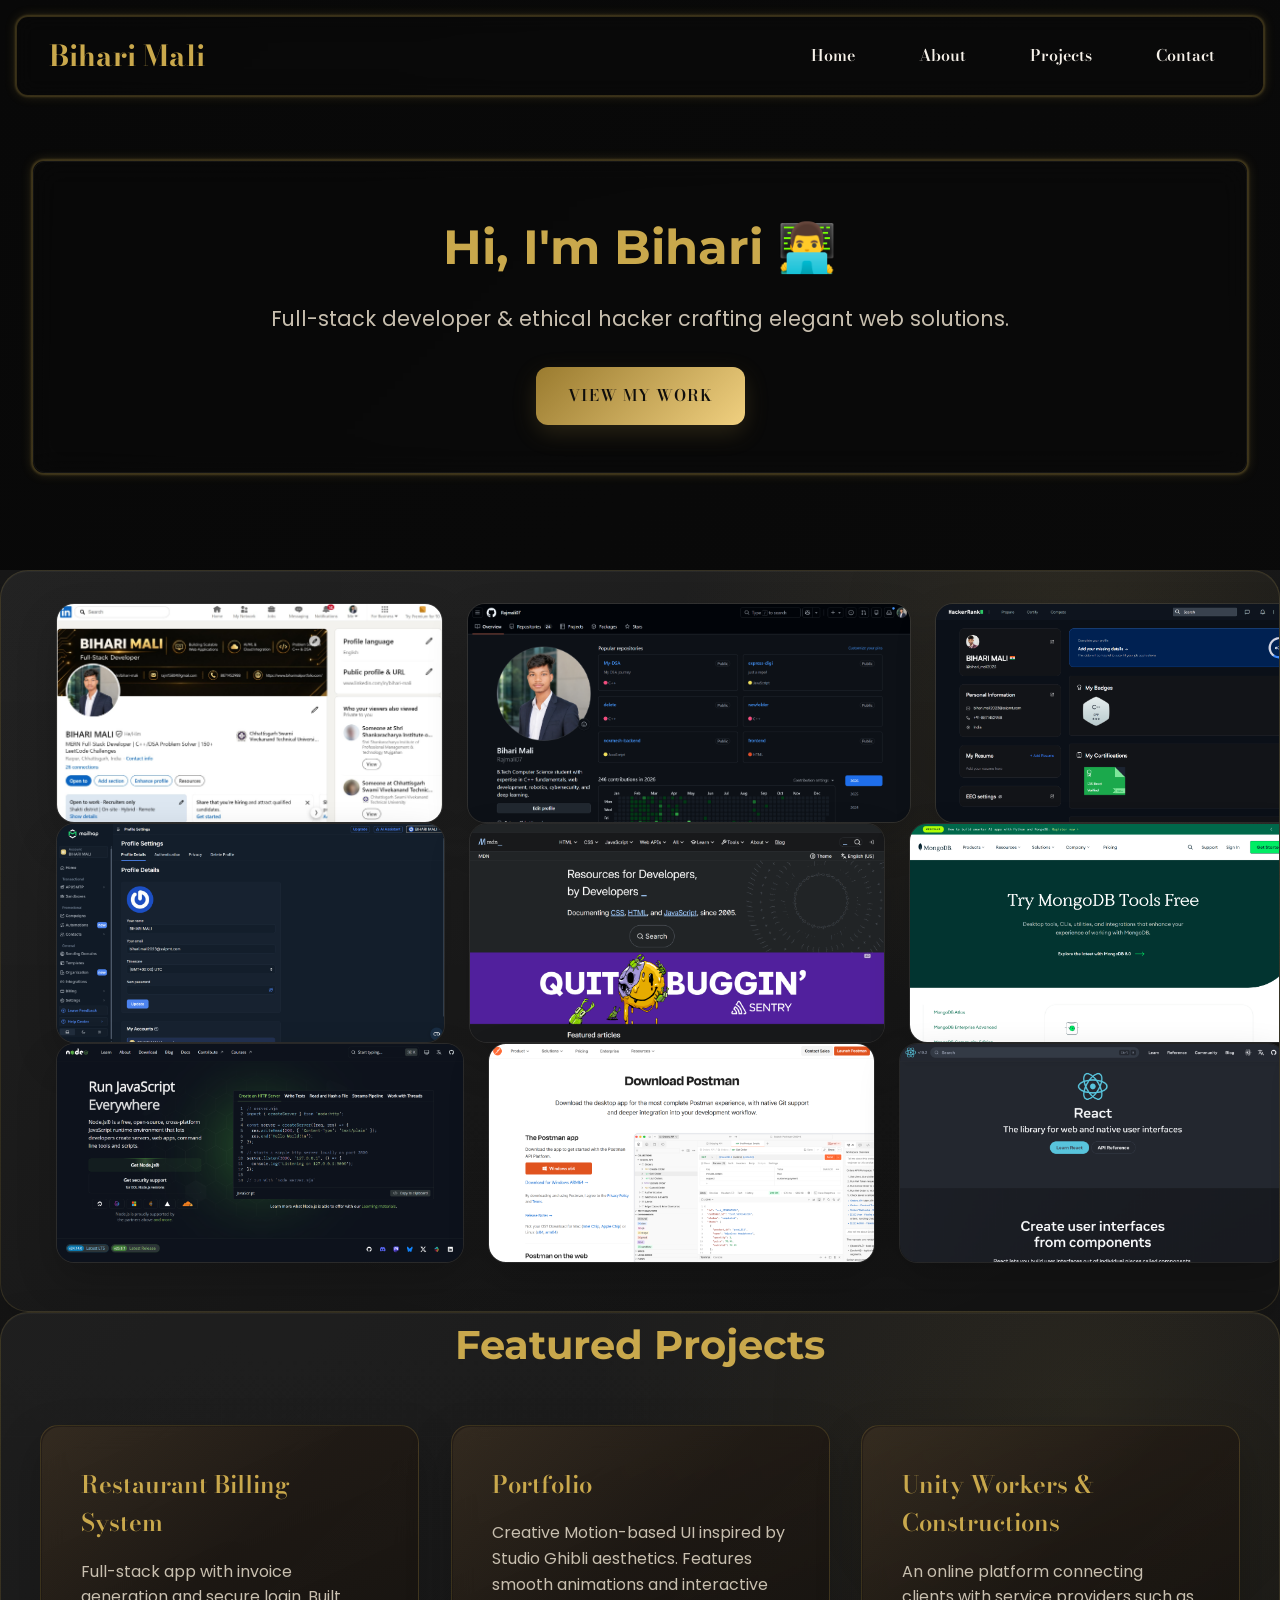
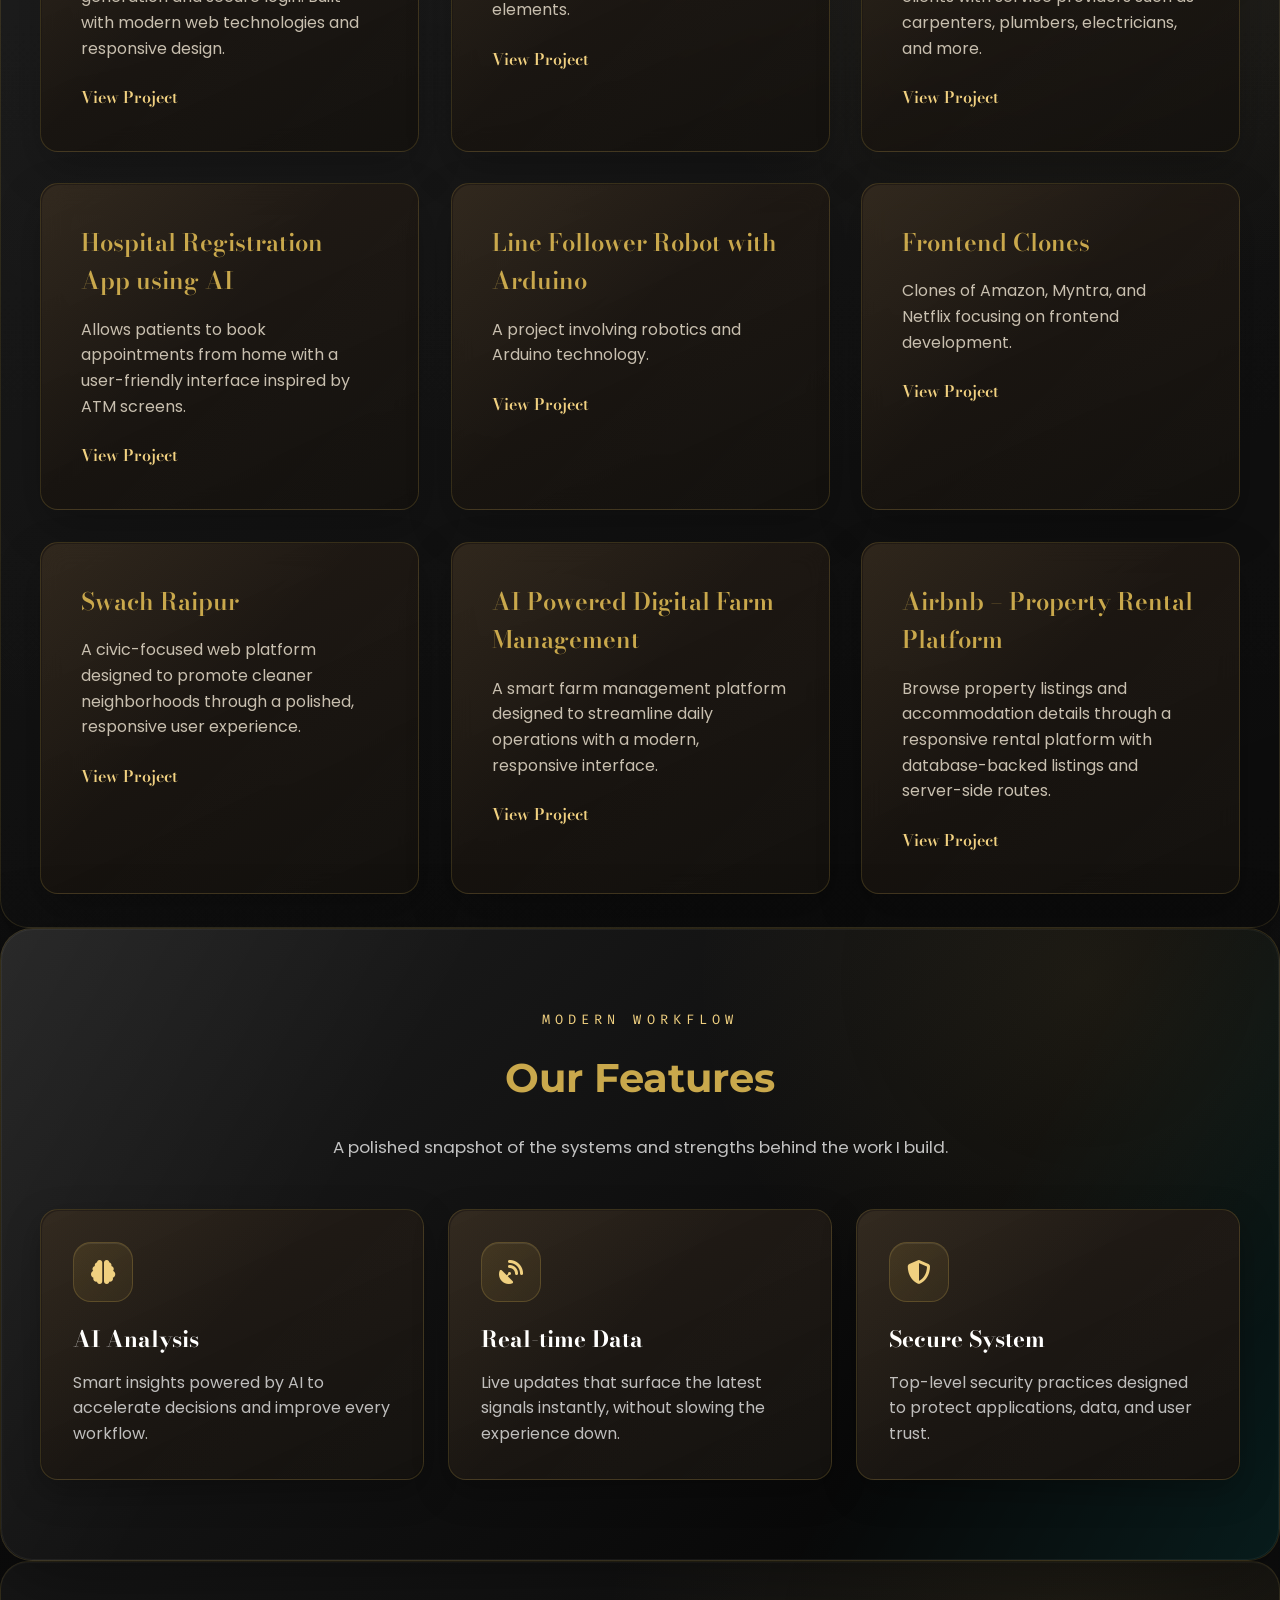
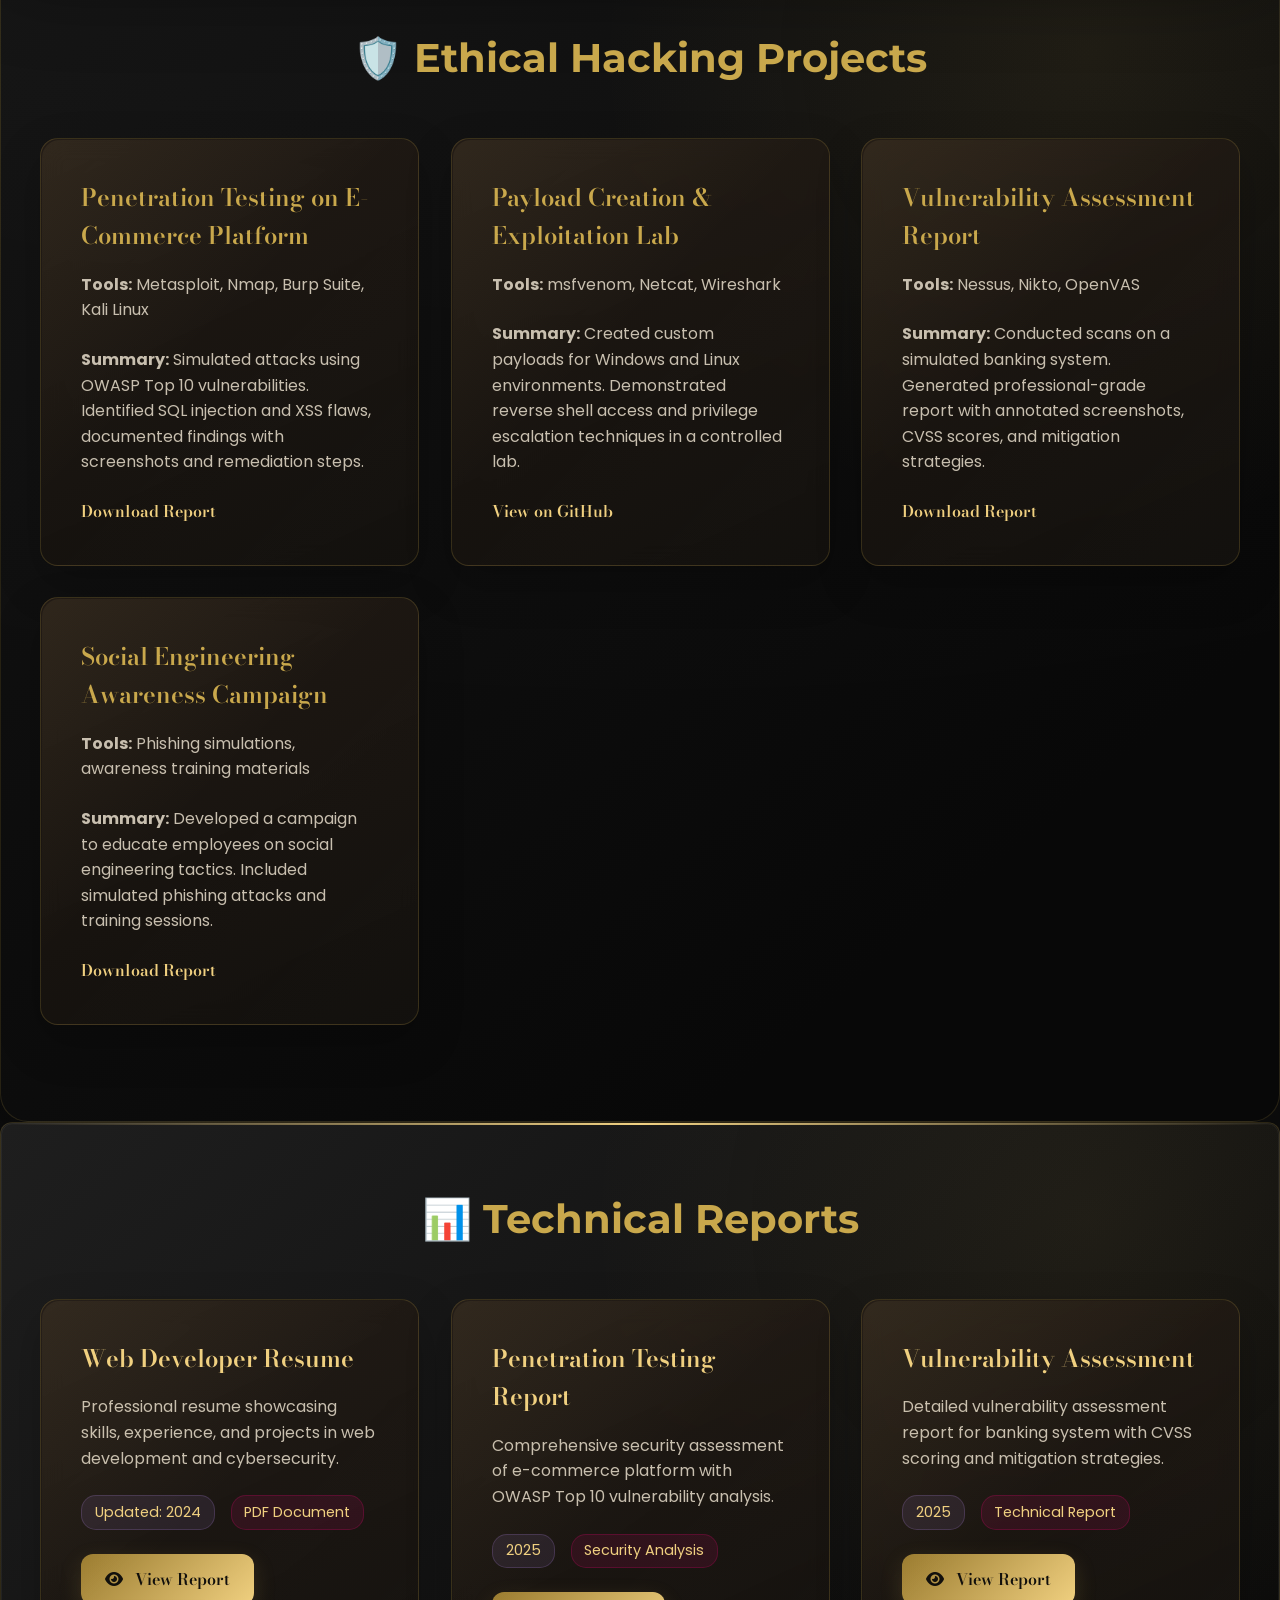
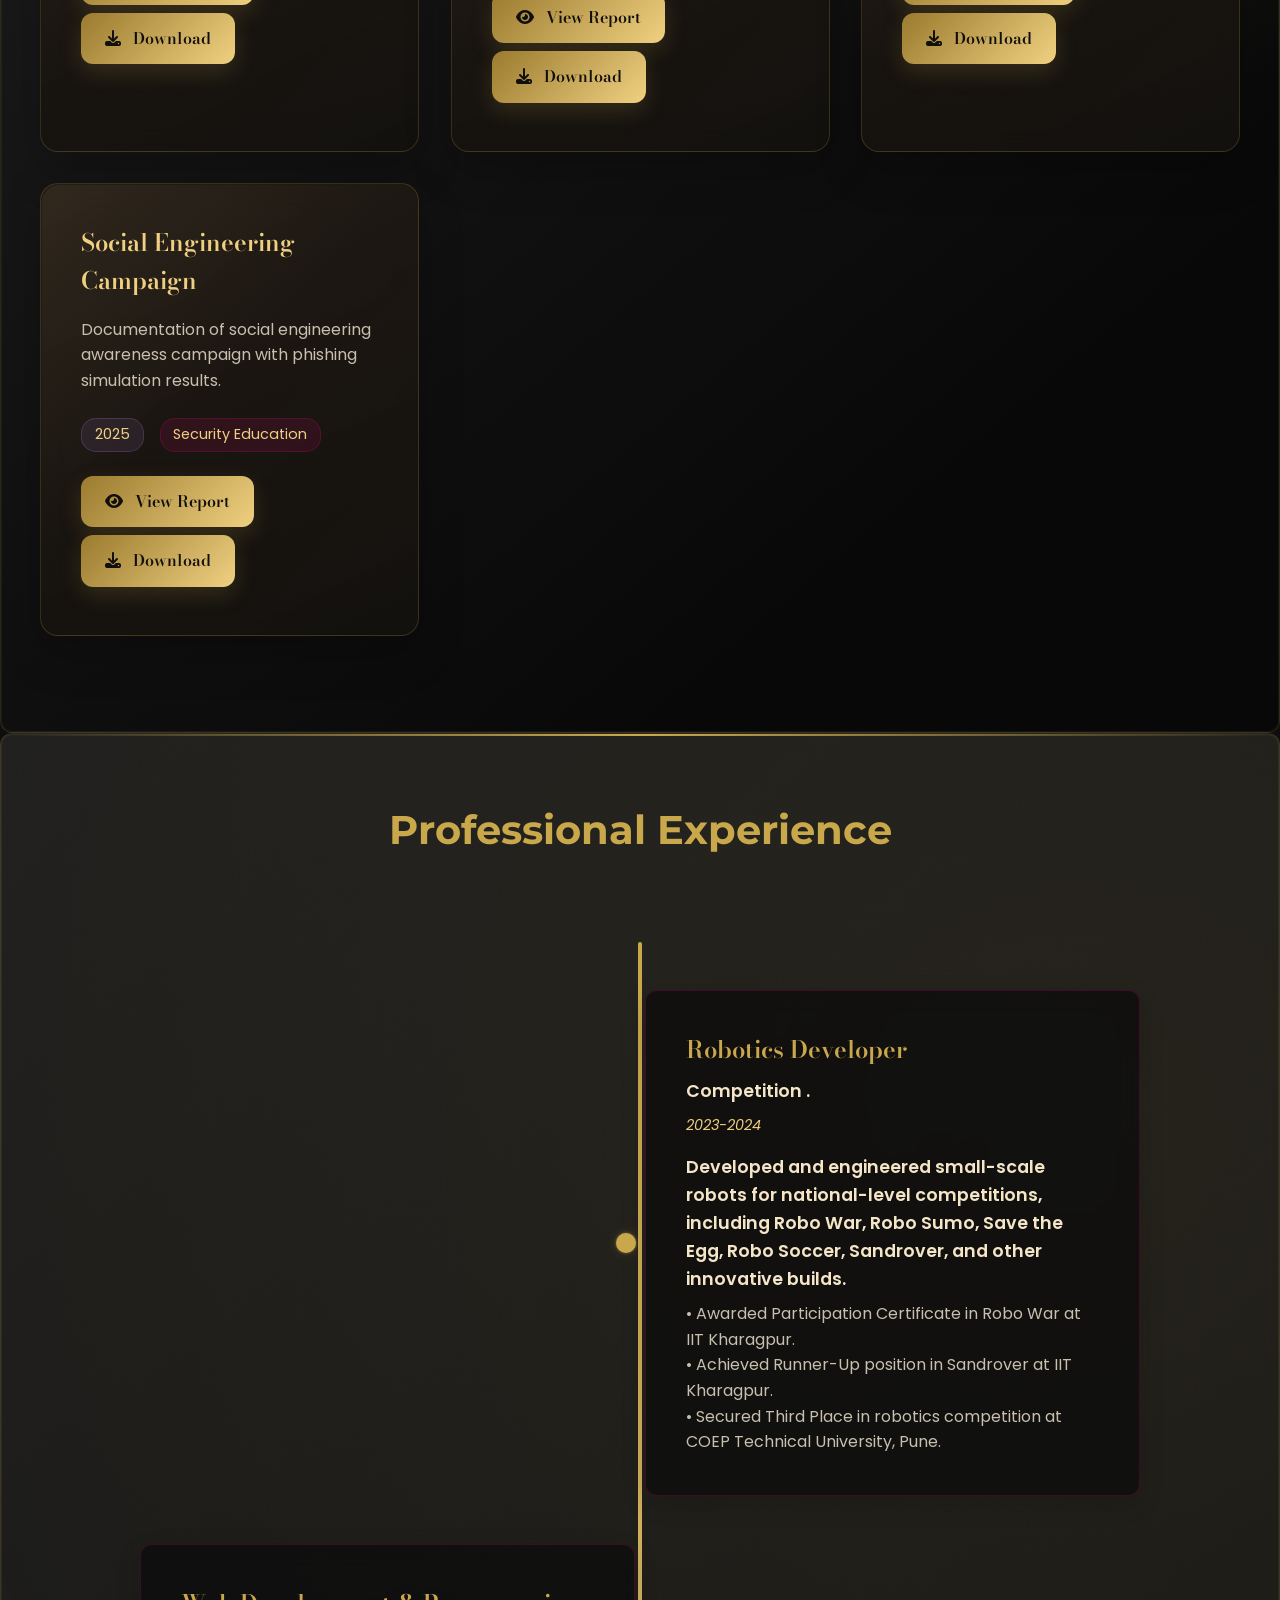
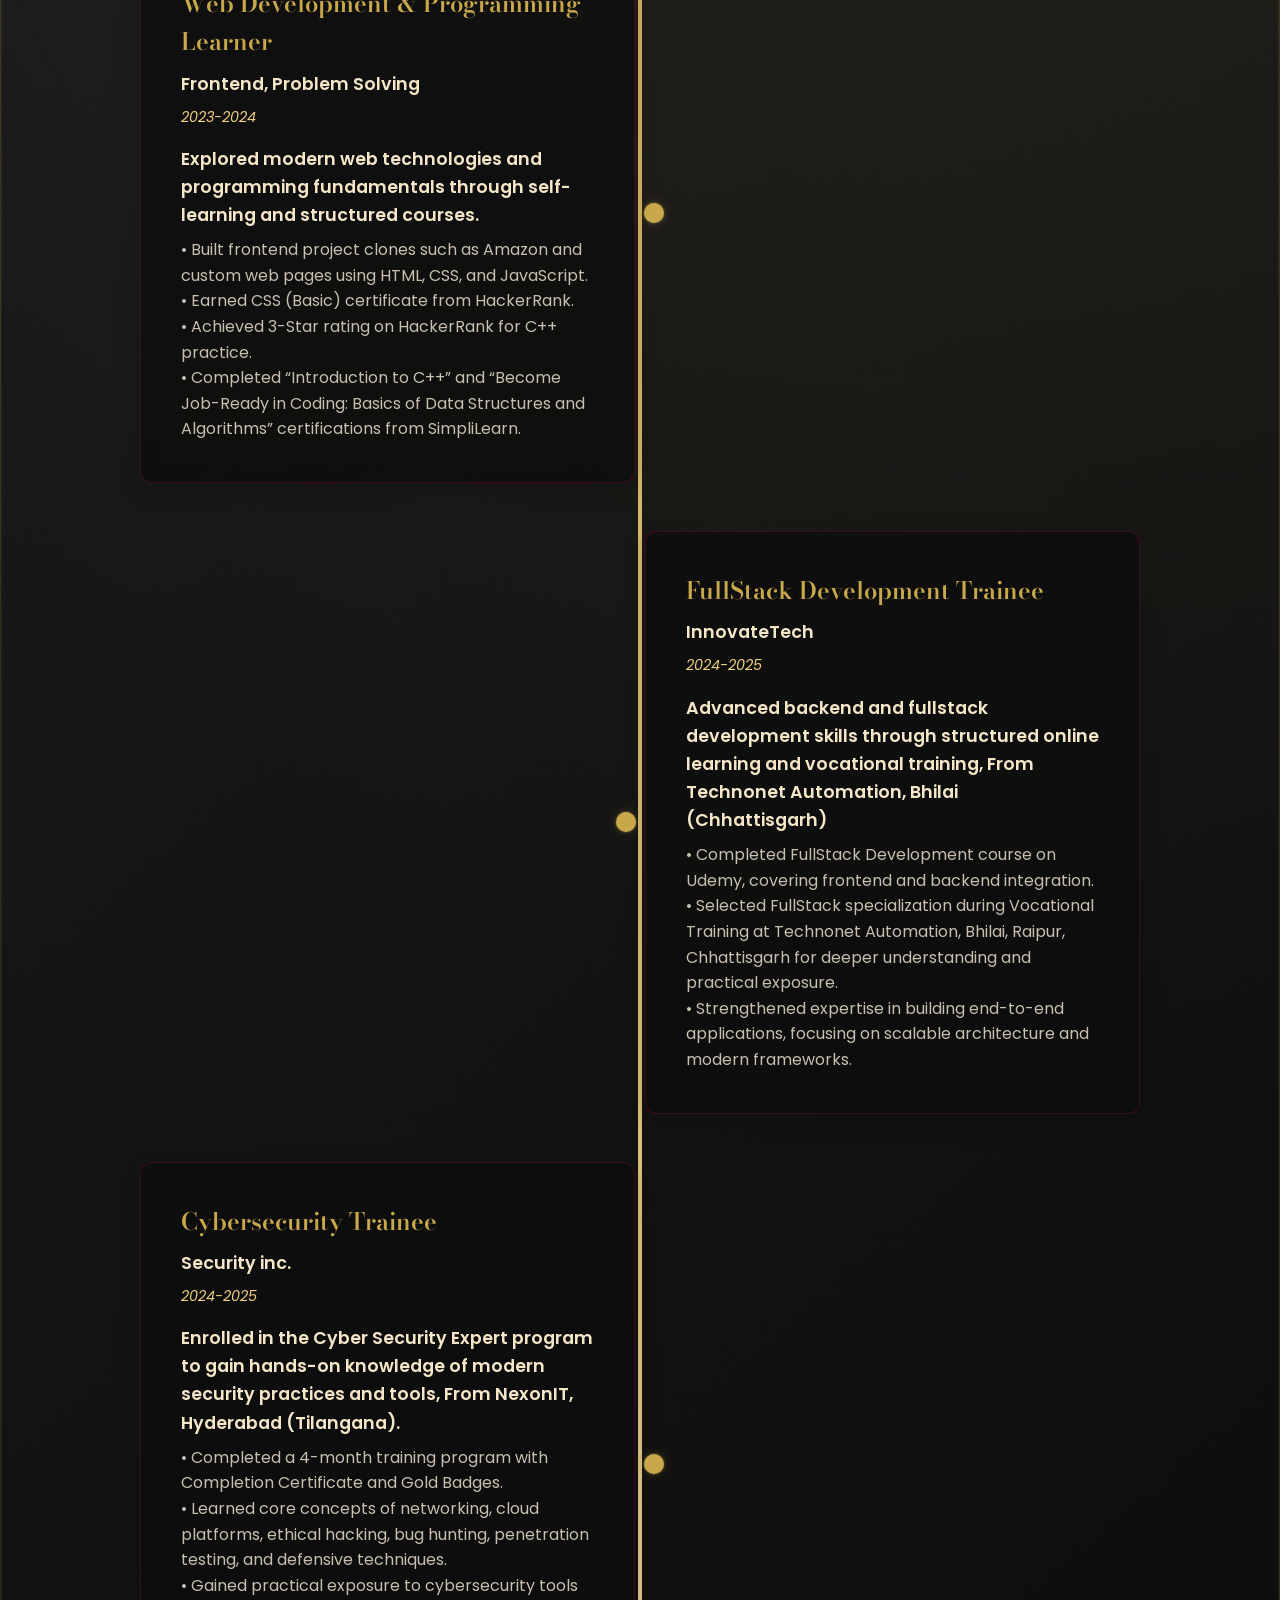
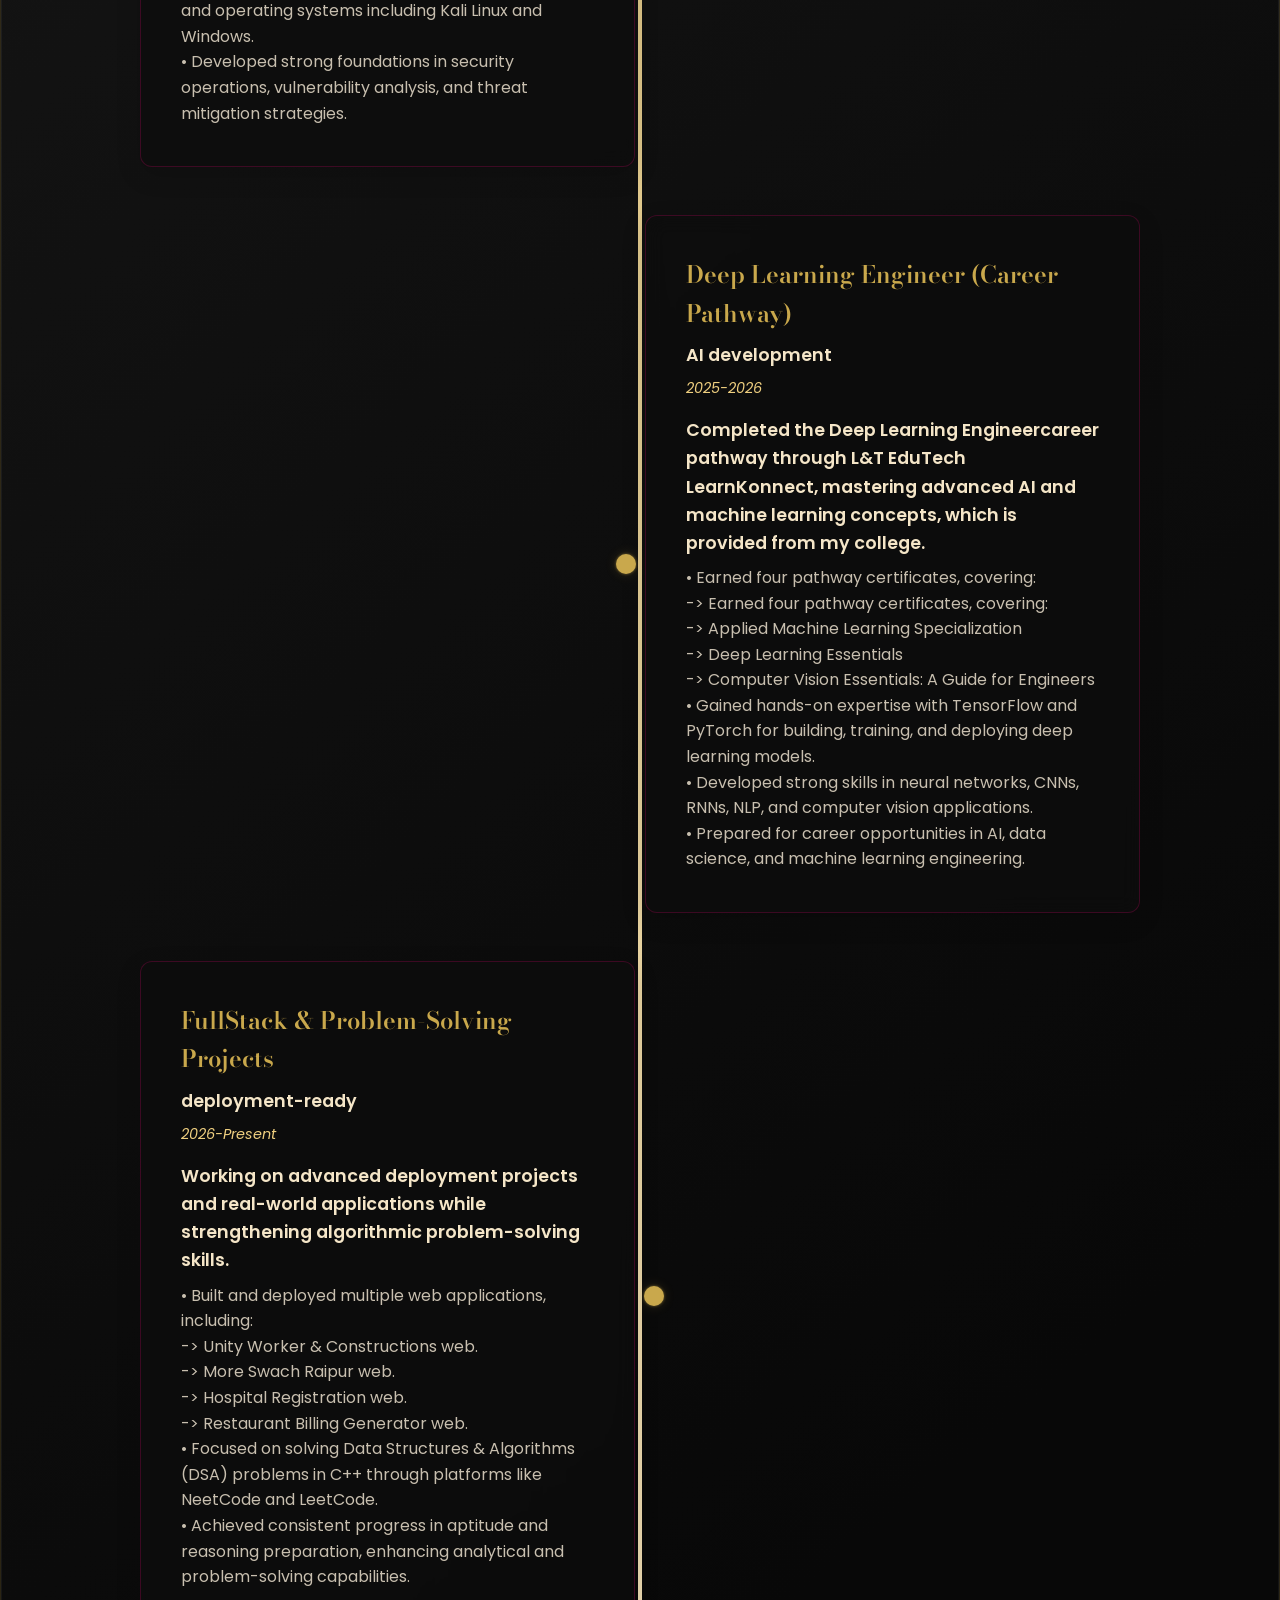
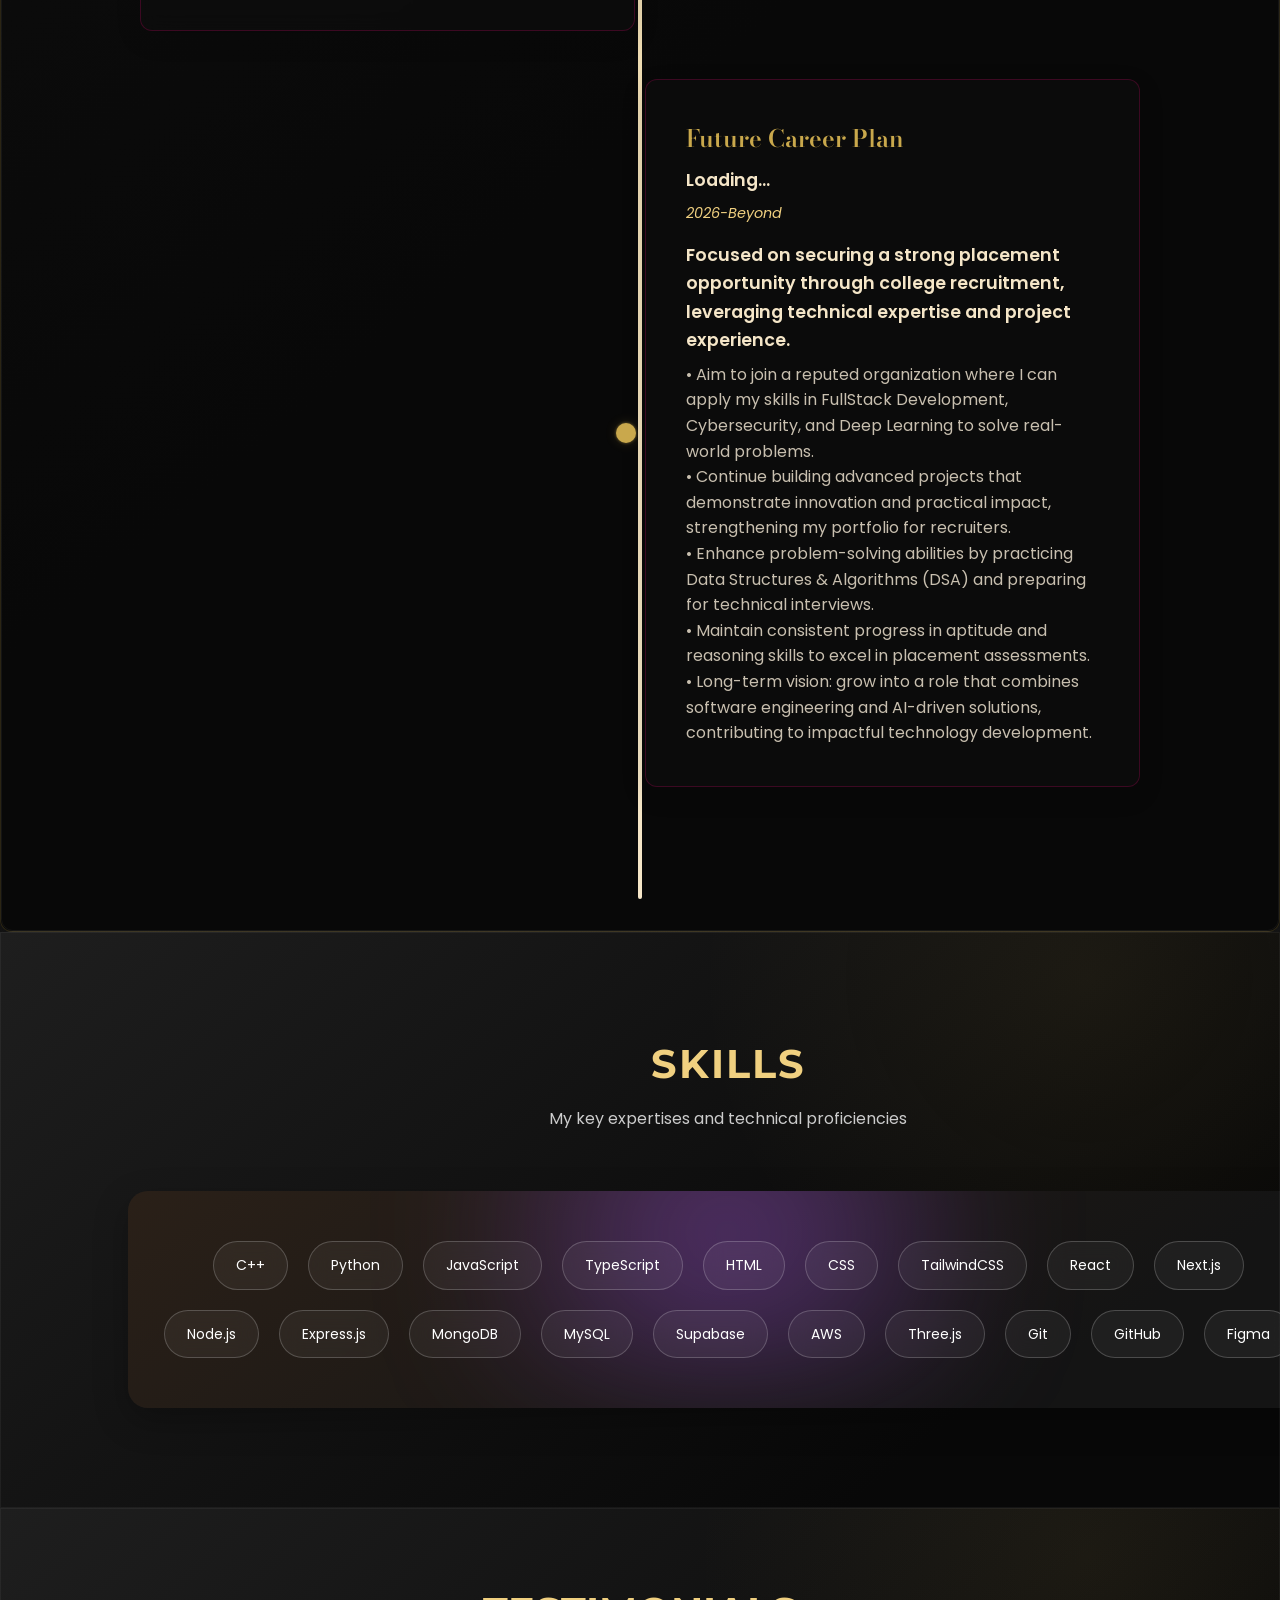
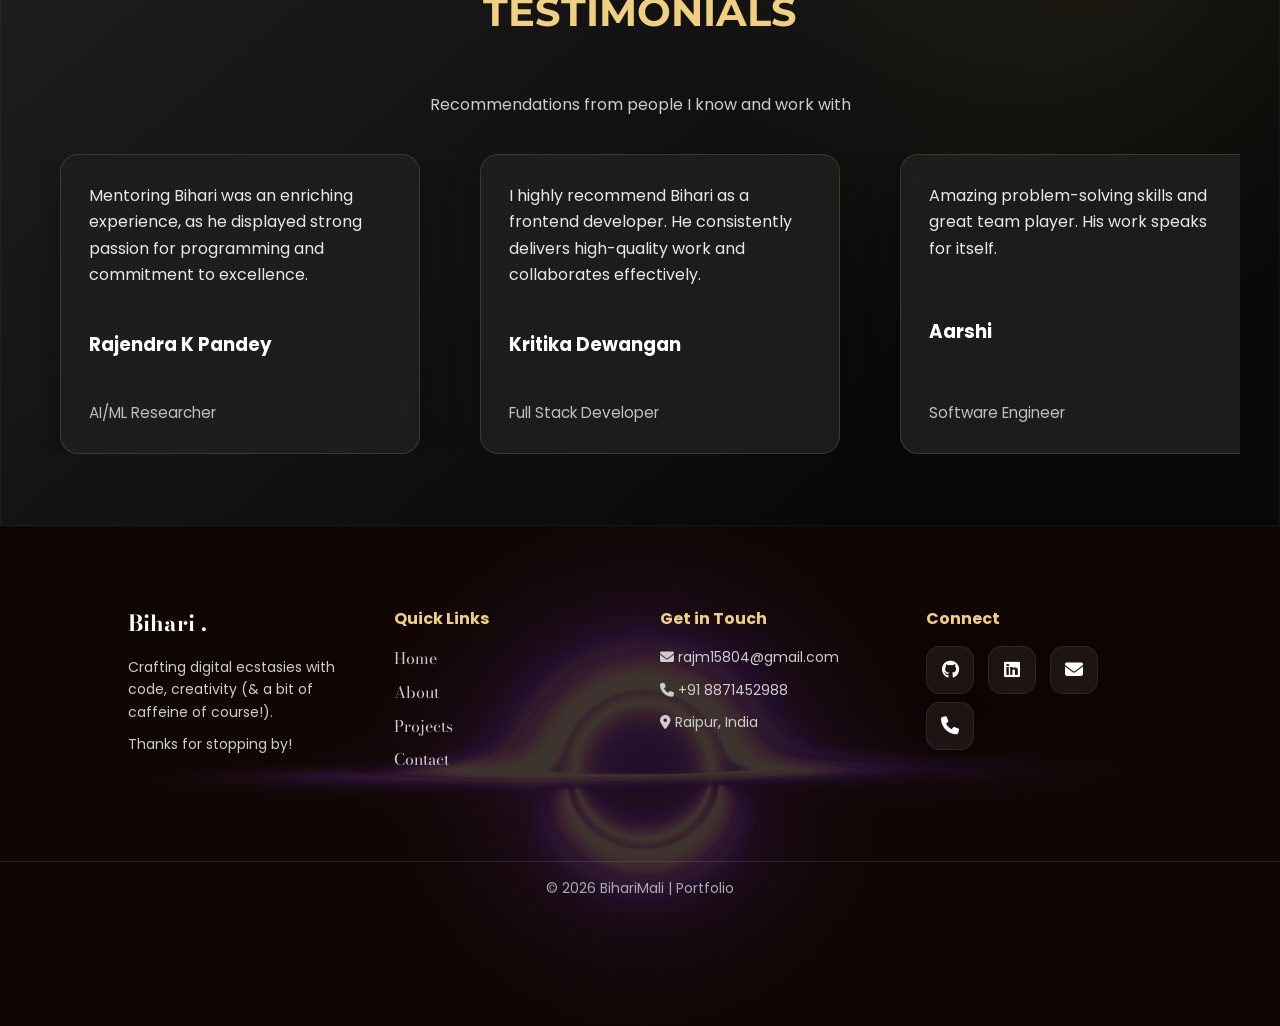
<file: index.html>
﻿<!DOCTYPE html>
<html lang="en">
<head>
  <meta charset="UTF-8" />
  <meta name="viewport" content="width=device-width, initial-scale=1.0" />
  <title>Bihari Mali - Full Stack Developer | Cybersecurity & AI Portfolio</title>
  <meta name="description" content="Bihari Mali is a Full Stack Developer building responsive web applications, cybersecurity projects, and AI-driven solutions with strong UI, backend, and deployment-focused skills." />
  <meta name="keywords" content="Bihari Mali, Full Stack Developer, Web Developer Portfolio, Cybersecurity, AI, Deep Learning, React, Node.js, C++, Portfolio" />
  <meta property="og:title" content="Bihari Mali - Full Stack Developer | Cybersecurity & AI Portfolio" />
  <meta property="og:description" content="Explore Bihari Mali's portfolio featuring full-stack projects, cybersecurity experience, deep learning work, and deployment-ready web applications." />
  <meta property="og:type" content="website" />
  <meta name="twitter:card" content="summary_large_image" />
  <meta name="twitter:title" content="Bihari Mali - Full Stack Developer | Cybersecurity & AI Portfolio" />
  <meta name="twitter:description" content="Explore full-stack, cybersecurity, and AI projects by Bihari Mali." />
  <link rel="icon" type="image/png" sizes="256x256" href="favicon.png?v=6">
  <link rel="stylesheet" href="index.css" />
  <link href="https://fonts.googleapis.com/css2?family=Montserrat:wght@400;700&family=Poppins:wght@400;700&family=Orbitron&family=Rajdhani:wght@400;700&family=Roboto+Mono:wght@400;700&family=Fira+Code:wght@400;700&display=swap" rel="stylesheet">
  <link rel="stylesheet" href="https://cdnjs.cloudflare.com/ajax/libs/font-awesome/6.4.0/css/all.min.css">
</head>
<body class="intro-active">
  <div class="intro-overlay" id="intro-overlay" aria-hidden="true">
    <div class="intro-stars"></div>
    <div class="intro-content">
      <p class="intro-kicker">There is a new developer in town</p>
      <h2 class="intro-title">Meet <span>Bihari</span></h2>
      <p class="intro-role-line">I am a <span id="intro-role">Full-Stack Developer</span></p>
      <p class="intro-note">Building polished web experiences with code, creativity, and security in mind.</p>
    </div>
  </div>
  <header>
    <div class="header-video">
      <video class="header-video-bg" data-src="Untitled video - Made with Clipchamp (5).mp4" preload="none" autoplay muted loop playsinline>
        Your browser does not support the video tag.
      </video>
    </div>
    <nav>
      <h1>Bihari Mali</h1>
      <ul id="primary-navigation">
        <li><a href="index.html">Home</a></li>
        <li><a href="about.html">About</a></li>
        <li><a href="projects.html">Projects</a></li>
        <li><a href="contact.html">Contact</a></li>
      </ul>
      <button class="nav-menu" type="button" aria-label="Open navigation menu" aria-expanded="false" aria-controls="primary-navigation">
        <i class="fa-solid fa-bars" aria-hidden="true"></i>
      </button>
    </nav>

    <section class="hero">
      <h2>Hi, I'm Bihari 👨‍💻</h2>
      <p>Full-stack developer & ethical hacker crafting elegant web solutions.</p>
      <a href="#projects" class="btn smooth-scroll">View My Work</a>
    </section>
  </header>

  <main>

    <section class="mosaic-section" aria-label="Project preview gallery">
      <div class="section-inner">
    <!-- ROW 1 -->
    <div class="mosaic-row" id="mosaic-row-1">
      <a class="mosaic-item" href="https://www.linkedin.com/in/bihari-mali/" target="_blank" rel="noopener noreferrer"><img src="Linkedin.png" alt="LinkedIn" loading="lazy" decoding="async"></a>
      <a class="mosaic-item" href="https://github.com/Rajmali07" target="_blank" rel="noopener noreferrer"><img src="github.png" alt="Github" loading="lazy" decoding="async"></a>
      <a class="mosaic-item" href="https://www.hackerrank.com/profile/bihari_mali2023" target="_blank" rel="noopener noreferrer"><img src="HackerRank.png" alt="HackerRank" loading="lazy" decoding="async"></a>
      <a class="mosaic-item" href="https://lenis.darkroom.engineering/" target="_blank" rel="noopener noreferrer"><img src="Lenis.png" alt="Lenis" loading="lazy" decoding="async"></a>
    </div>

    <!-- ROW 2 -->
    <div class="mosaic-row" id="mosaic-row-2">
      <a class="mosaic-item" href="https://mailtrap.io/" target="_blank" rel="noopener noreferrer"><img src="Mailtrap.png" alt="Mailtrap" loading="lazy" decoding="async"></a>
      <a class="mosaic-item" href="https://developer.mozilla.org/" target="_blank" rel="noopener noreferrer"><img src="MDN.png" alt="MDN" loading="lazy" decoding="async"></a>
      <a class="mosaic-item" href="https://www.mongodb.com/" target="_blank" rel="noopener noreferrer"><img src="Mongodb.png" alt="Mongodb" loading="lazy" decoding="async"></a>
      <a class="mosaic-item" href="https://www.netlify.com/" target="_blank" rel="noopener noreferrer"><img src="Netlify.png" alt="Netlify" loading="lazy" decoding="async"></a>
    </div>

    <!-- ROW 3 -->
    <div class="mosaic-row" id="mosaic-row-3">
      <a class="mosaic-item" href="https://nodejs.org/" target="_blank" rel="noopener noreferrer"><img src="Nodejs.png" alt="Node.js" loading="lazy" decoding="async"></a>
      <a class="mosaic-item" href="https://www.postman.com/" target="_blank" rel="noopener noreferrer"><img src="Postman.png" alt="postman" loading="lazy" decoding="async"></a>
      <a class="mosaic-item" href="https://react.dev/" target="_blank" rel="noopener noreferrer"><img src="Reactjs.png" alt="React" loading="lazy" decoding="async"></a>
      <a class="mosaic-item" href="https://render.com/" target="_blank" rel="noopener noreferrer"><img src="Render.png" alt="render" loading="lazy" decoding="async"></a>
    </div>

      </div>
  </section>
    
<section id="projects" class="project-section">
      <div class="section-inner">
      <h2>Featured Projects</h2>
      <div class="project-grid">
        <div class="project-card">
          <h3>Restaurant Billing System</h3>
          <p>Full-stack app with invoice generation and secure login. Built with modern web technologies and responsive design.</p>
          <a href="https://restrobillgenerator.netlify.app/" target="_blank" rel="noopener noreferrer">View Project</a>
        </div>
        <div class="project-card">
          <h3>Portfolio</h3>
          <p>Creative Motion-based UI inspired by Studio Ghibli aesthetics. Features smooth animations and interactive elements.</p>
          <a href="https://www.biharimaliportfolio.com/" target="_blank" rel="noopener noreferrer">View Project</a>
        </div>
        <div class="project-card">
          <h3>Unity Workers & Constructions</h3>
          <p>An online platform connecting clients with service providers such as carpenters, plumbers, electricians, and more.</p>
          <a href="https://www.uwcindia.in/" target="_blank" rel="noopener noreferrer">View Project</a>
        </div>
        <div class="project-card">
          <h3>Hospital Registration App using AI</h3>
          <p>Allows patients to book appointments from home with a user-friendly interface inspired by ATM screens.</p>
          <a href="https://github.com/Rajmali07" target="_blank" rel="noopener noreferrer">View Project</a>
        </div>
        <div class="project-card">
          <h3>Line Follower Robot with Arduino</h3>
          <p>A project involving robotics and Arduino technology.</p>
          <a href="https://github.com/Rajmali07" target="_blank" rel="noopener noreferrer">View Project</a>
        </div>
        <div class="project-card">
          <h3>Frontend Clones</h3>
          <p>Clones of Amazon, Myntra, and Netflix focusing on frontend development.</p>
          <a href="https://github.com/Rajmali07" target="_blank" rel="noopener noreferrer">View Project</a>
        </div>
        <div class="project-card">
          <h3>Swach Raipur</h3>
          <p>A civic-focused web platform designed to promote cleaner neighborhoods through a polished, responsive user experience.</p>
          <a href="https://swachraipur.netlify.app/" target="_blank" rel="noopener noreferrer">View Project</a>
        </div>
        <div class="project-card">
          <h3>AI Powered Digital Farm Management</h3>
          <p>A smart farm management platform designed to streamline daily operations with a modern, responsive interface.</p>
          <a href="https://aidigitalfarm.netlify.app/" target="_blank" rel="noopener noreferrer">View Project</a>
        </div>
        <div class="project-card">
          <h3>Airbnb – Property Rental Platform</h3>
          <p>Browse property listings and accommodation details through a responsive rental platform with database-backed listings and server-side routes.</p>
          <a href="https://airbnb-olbi.onrender.com/listing" target="_blank" rel="noopener noreferrer">View Project</a>
        </div>
        
      </div>
      </div>
</section>

    <section id="features" class="feature-section">
      <div class="section-inner feature-shell">
        <p class="feature-kicker">Modern Workflow</p>
        <h2>Our Features</h2>
        <p class="feature-intro">A polished snapshot of the systems and strengths behind the work I build.</p>

        <div class="feature-grid">
          <article class="feature-card animate-feature-card" style="--feature-delay: 0s;">
            <div class="feature-icon" aria-hidden="true">
              <i class="fas fa-brain"></i>
            </div>
            <h3>AI Analysis</h3>
            <p>Smart insights powered by AI to accelerate decisions and improve every workflow.</p>
          </article>

          <article class="feature-card animate-feature-card" style="--feature-delay: 0.2s;">
            <div class="feature-icon" aria-hidden="true">
              <i class="fas fa-satellite-dish"></i>
            </div>
            <h3>Real-time Data</h3>
            <p>Live updates that surface the latest signals instantly, without slowing the experience down.</p>
          </article>

          <article class="feature-card animate-feature-card" style="--feature-delay: 0.4s;">
            <div class="feature-icon" aria-hidden="true">
              <i class="fas fa-shield-halved"></i>
            </div>
            <h3>Secure System</h3>
            <p>Top-level security practices designed to protect applications, data, and user trust.</p>
          </article>
        </div>
      </div>
    </section>

    <section id="ethical-hacking">
      <div class="section-inner">
      <h2>🛡️ Ethical Hacking Projects</h2>
      <div class="project-grid">
        <div class="project-card">
          <h3>Penetration Testing on E-Commerce Platform</h3>
          <p><strong>Tools:</strong> Metasploit, Nmap, Burp Suite, Kali Linux</p>
          <p><strong>Summary:</strong> Simulated attacks using OWASP Top 10 vulnerabilities. Identified SQL injection and XSS flaws, documented findings with screenshots and remediation steps.</p>
          <a href="ProjectTask1.pdf" target="_blank">Download Report</a>
        </div>

        <div class="project-card">
          <h3>Payload Creation & Exploitation Lab</h3>
          <p><strong>Tools:</strong> msfvenom, Netcat, Wireshark</p>
          <p><strong>Summary:</strong> Created custom payloads for Windows and Linux environments. Demonstrated reverse shell access and privilege escalation techniques in a controlled lab.</p>
          <a href="https://github.com/Rajmali07" target="_blank">View on GitHub</a>
        </div>

        <div class="project-card">
          <h3>Vulnerability Assessment Report</h3>
          <p><strong>Tools:</strong> Nessus, Nikto, OpenVAS</p>
          <p><strong>Summary:</strong> Conducted scans on a simulated banking system. Generated professional-grade report with annotated screenshots, CVSS scores, and mitigation strategies.</p>
          <a href="ProjectTask4.pdf" target="_blank" rel="noopener noreferrer">Download Report</a>
        </div>

        <div class="project-card">
          <h3>Social Engineering Awareness Campaign</h3>
          <p><strong>Tools:</strong> Phishing simulations, awareness training materials</p>
          <p><strong>Summary:</strong> Developed a campaign to educate employees on social engineering tactics. Included simulated phishing attacks and training sessions.</p>
          <a href="ProjectTask2.pdf" target="_blank" rel="noopener noreferrer">Download Report</a>
        </div>
      </div>
      </div>
    </section>

    <!-- Reports Section -->
    <section id="reports" class="reports-section">
      <div class="section-inner">
      <h2>📊 Technical Reports</h2>
      <div class="reports-grid">
        <div class="report-card">
          <h3>Web Developer Resume</h3>
          <p>Professional resume showcasing skills, experience, and projects in web development and cybersecurity.</p>
          <div class="report-meta">
            <span class="report-date">Updated: 2024</span>
            <span class="report-type">PDF Document</span>
          </div>
          <a href="resume.pdf" target="_blank" rel="noopener noreferrer" class="report-btn">
            <i class="fas fa-eye"></i> View Report
          </a>
          <a href="resume.pdf" download class="report-btn download">
            <i class="fas fa-download"></i> Download
          </a>
        </div>

        <div class="report-card">
          <h3>Penetration Testing Report</h3>
          <p>Comprehensive security assessment of e-commerce platform with OWASP Top 10 vulnerability analysis.</p>
          <div class="report-meta">
            <span class="report-date">2025</span>
            <span class="report-type">Security Analysis</span>
          </div>
          <a href="ProjectTask1.pdf" target="_blank" rel="noopener noreferrer" class="report-btn">
            <i class="fas fa-eye"></i> View Report
          </a>
          <a href="ProjectTask1.pdf" download class="report-btn download">
            <i class="fas fa-download"></i> Download
          </a>
        </div>

        <div class="report-card">
          <h3>Vulnerability Assessment</h3>
          <p>Detailed vulnerability assessment report for banking system with CVSS scoring and mitigation strategies.</p>
          <div class="report-meta">
            <span class="report-date">2025</span>
            <span class="report-type">Technical Report</span>
          </div>
          <a href="ProjectTask4.pdf" target="_blank" rel="noopener noreferrer" class="report-btn">
            <i class="fas fa-eye"></i> View Report
          </a>
          <a href="ProjectTask4.pdf" download class="report-btn download">
            <i class="fas fa-download"></i> Download
          </a>
        </div>

        <div class="report-card">
          <h3>Social Engineering Campaign</h3>
          <p>Documentation of social engineering awareness campaign with phishing simulation results.</p>
          <div class="report-meta">
            <span class="report-date">2025</span>
            <span class="report-type">Security Education</span>
          </div>
          <a href="ProjectTask2.pdf" target="_blank" rel="noopener noreferrer" class="report-btn">
            <i class="fas fa-eye"></i> View Report
          </a>
          <a href="ProjectTask2.pdf" download class="report-btn download">
            <i class="fas fa-download"></i> Download
          </a>
        </div>
      </div>
      </div>
    </section>

    <!-- Experience Section -->
    <section id="experience" class="experience">
        <div class="section-inner experience-container">
            <h2 class="section-title">Professional Experience</h2>
            <div class="timeline">
                <div class="timeline-item">
                    <div class="timeline-content">
                        <h3>Robotics Developer</h3>
                        <span class="company">Competition .</span>
                        <span class="date">2023-2024</span>
                        <span class="company">Developed and engineered small-scale robots for national-level competitions, including Robo War, Robo Sumo, Save the Egg, Robo Soccer, Sandrover, and other innovative builds.</span>
                        <p>• Awarded Participation Certificate in Robo War at IIT Kharagpur.</p>
                        <p>• Achieved Runner-Up position in Sandrover at IIT Kharagpur.</p>
                        <p>• Secured Third Place in robotics competition at COEP Technical University, Pune.</p>
                    </div>
                </div>
                <div class="timeline-item">
                    <div class="timeline-content">
                        <h3>Web Development & Programming Learner</h3>
                        <span class="company">Frontend, Problem Solving</span>
                        <span class="date">2023-2024</span>
                        <span class="company">Explored modern web technologies and programming fundamentals through self-learning and structured courses.</span>
                        <p>• Built frontend project clones such as Amazon and custom web pages using HTML, CSS, and JavaScript.</p>
                        <p>• Earned CSS (Basic) certificate from HackerRank.</p>
                        <p>• Achieved 3-Star rating on HackerRank for C++ practice.</p>
                        <p>• Completed “Introduction to C++” and “Become Job-Ready in Coding: Basics of Data Structures and Algorithms” certifications from SimpliLearn.</p>
                    </div>
                </div>
                <div class="timeline-item">
                    <div class="timeline-content">
                        <h3>FullStack Development Trainee</h3>
                        <span class="company">InnovateTech</span>
                        <span class="date">2024-2025</span>
                        <span class="company">Advanced backend and fullstack development skills through structured online learning and vocational training, From Technonet Automation, Bhilai (Chhattisgarh)</span>
                        <p>• Completed FullStack Development course on Udemy, covering frontend and backend integration.</p>
                        <p>• Selected FullStack specialization during Vocational Training at Technonet Automation, Bhilai, Raipur, Chhattisgarh for deeper understanding and practical exposure.</p>
                        <p>• Strengthened expertise in building end-to-end applications, focusing on scalable architecture and modern frameworks.</p>
                    </div>
                </div>
                <div class="timeline-item">
                    <div class="timeline-content">
                        <h3>Cybersecurity Trainee</h3>
                        <span class="company">Security inc.</span>
                        <span class="date">2024-2025</span>
                        <span class="company">Enrolled in the Cyber Security Expert program to gain hands-on knowledge of modern security practices and tools, From NexonIT, Hyderabad (Tilangana).</span>
                        <p>• Completed a 4-month training program with Completion Certificate and Gold Badges.</p>
                        <p>• Learned core concepts of networking, cloud platforms, ethical hacking, bug hunting, penetration testing, and defensive techniques.</p>
                        <p>• Gained practical exposure to cybersecurity tools and operating systems including Kali Linux and Windows.</p>
                        <p>• Developed strong foundations in security operations, vulnerability analysis, and threat mitigation strategies.</p>
                    </div>
                </div>
                <div class="timeline-item">
                    <div class="timeline-content">
                        <h3>Deep Learning Engineer (Career Pathway)</h3>
                        <span class="company">AI development</span>
                        <span class="date">2025-2026</span>
                        <span class="company">Completed the Deep Learning Engineercareer pathway through L&T EduTech LearnKonnect, mastering advanced AI and machine learning concepts, which is provided from my college.</span>
                        <p>• Earned four pathway certificates, covering:
                          <p>-> Earned four pathway certificates, covering:</p>
                          <p>-> Applied Machine Learning Specialization</p>
                          <p>-> Deep Learning Essentials</p>
                          <p>-> Computer Vision Essentials: A Guide for Engineers</p>
                        </p>
                        <p>• Gained hands-on expertise with TensorFlow and PyTorch for building, training, and deploying deep learning models.</p>
                        <p>• Developed strong skills in neural networks, CNNs, RNNs, NLP, and computer vision applications.</p>
                        <p>• Prepared for career opportunities in AI, data science, and machine learning engineering.</p>
                    </div>
                </div>
                <div class="timeline-item">
                    <div class="timeline-content">
                        <h3>FullStack & Problem-Solving Projects</h3>
                        <span class="company">deployment-ready</span>
                        <span class="date">2026-Present</span>
                        <span class="company">Working on advanced deployment projects and real-world applications while strengthening algorithmic problem-solving skills.</span>
                        <p>• Built and deployed multiple web applications, including:
                          <p>-> Unity Worker & Constructions web.</p>
                          <p>-> More Swach Raipur web.</p>
                          <p>-> Hospital Registration web.</p>
                          <p>-> Restaurant Billing Generator web.</p>
                        </p>
                        <p>• Focused on solving Data Structures & Algorithms (DSA) problems in C++ through platforms like NeetCode and LeetCode.</p>
                        <p>• Achieved consistent progress in aptitude and reasoning preparation, enhancing analytical and problem-solving capabilities.</p>
                    </div>
                </div>
                <div class="timeline-item">
                    <div class="timeline-content">
                        <h3>Future Career Plan</h3>
                        <span class="company">Loading...</span>
                        <span class="date">2026-Beyond</span>
                        <span class="company">Focused on securing a strong placement opportunity through college recruitment, leveraging technical expertise and project experience.</span>
                        <p>• Aim to join a reputed organization where I can apply my skills in FullStack Development, Cybersecurity, and Deep Learning to solve real-world problems.</p>
                        <p>• Continue building advanced projects that demonstrate innovation and practical impact, strengthening my portfolio for recruiters.</p>
                        <p>• Enhance problem-solving abilities by practicing Data Structures & Algorithms (DSA) and preparing for technical interviews.</p>
                        <p>• Maintain consistent progress in aptitude and reasoning skills to excel in placement assessments.</p>
                        <p>• Long-term vision: grow into a role that combines software engineering and AI-driven solutions, contributing to impactful technology development.</p>
                    </div>
                </div>
            </div>
            
        </div>
    </section>
    
<section id="skills" class="skills">
  <div class="section-inner">
  <h2 class="skills-title">SKILLS</h2>
  <p class="skills-subtitle">My key expertises and technical proficiencies</p>

  <div class="skills-wrapper">
    <div class="skills-list">
      <span>C++</span>
      <span>Python</span>
      <span>JavaScript</span>
      <span>TypeScript</span>
      <span>HTML</span>
      <span>CSS</span>

      <span>TailwindCSS</span>
      <span>React</span>
      <span>Next.js</span>
      <span>Node.js</span>
      <span>Express.js</span>
      <span>MongoDB</span>

      <span>MySQL</span>
      <span>Supabase</span>
      <span>AWS</span>
      <span>Three.js</span>
      <span>Git</span>
      <span>GitHub</span>
      <span>Figma</span>
    </div>
  </div>
  </div>
</section>

<section class="testimonials">
  <div class="section-inner">
  <h2 class="test-title">TESTIMONIALS</h2>
  <p class="test-sub">Recommendations from people I know and work with</p>

  <div class="slider">
    <div class="slide-track">

      <!-- CARD 1 -->
      <div class="test-card">
        <p>
          Mentoring Bihari was an enriching experience, as he displayed strong passion
          for programming and commitment to excellence.
        </p>
        <h4>Rajendra K Pandey</h4>
        <span>AI/ML Researcher</span>
      </div>

      <!-- CARD 2 -->
      <div class="test-card">
        <p>
          I highly recommend Bihari as a frontend developer. He consistently delivers
          high-quality work and collaborates effectively.
        </p>
        <h4>Kritika Dewangan</h4>
        <span>Full Stack Developer</span>
      </div>

      <!-- CARD 3 -->
      <div class="test-card">
        <p>
          Amazing problem-solving skills and great team player. His work speaks for itself.
        </p>
        <h4>Aarshi</h4>
        <span>Software Engineer</span>
      </div>

      <!-- DUPLICATE FOR LOOP -->
      <div class="test-card">
        <p>
          Mentoring Bihari was an enriching experience, as he displayed strong passion
          for programming and commitment to excellence.
        </p>
        <h4>Rajendra K Pandey</h4>
        <span>AI/ML Researcher</span>
      </div>

      <div class="test-card">
        <p>
          I highly recommend Bihari as a frontend developer. He consistently delivers
          high-quality work and collaborates effectively.
        </p>
        <h4>Kritika Dewangan</h4>
        <span>Full Stack Developer</span>
      </div>

    </div>
  </div>
  </div>
</section>

<footer class="footer">
  <!-- Video Background -->
  <video class="footer-video" data-src="blackhole.webm" preload="none" autoplay muted loop playsinline>
  </video>

  <!-- Overlay -->
  <div class="footer-overlay"></div>

  <!-- Content -->
  <div class="footer-content">

    <div class="footer-col">
      <h3>Bihari .</h3>
      <p>Crafting digital ecstasies with code, creativity (& a bit of caffeine of course!).</p>
      <p>Thanks for stopping by!</p>
    </div>

    <div class="footer-col">
      <h4>Quick Links</h4>
      <a href="index.html">Home</a>
      <a href="about.html">About</a>
      <a href="projects.html">Projects</a>
      <a href="contact.html">Contact</a>
    </div>

    <div class="footer-col">
      <h4>Get in Touch</h4>
      <p><i class="fas fa-envelope"></i> rajm15804@gmail.com</p>
      <p><i class="fas fa-phone"></i> +91 8871452988</p>
      <p><i class="fas fa-map-marker-alt"></i> Raipur, India</p>
    </div>

    <div class="footer-col">
      <h4>Connect</h4>
      <div class="socials">
        <a href="https://github.com/Rajmali07" target="_blank" rel="noopener noreferrer" aria-label="GitHub profile"><i class="fab fa-github"></i></a>
        <a href="https://www.linkedin.com/in/bihari-mali/" target="_blank" rel="noopener noreferrer" aria-label="LinkedIn profile"><i class="fab fa-linkedin"></i></a>
        <a href="https://mail.google.com/mail/?view=cm&amp;fs=1&amp;to=rajm15804%40gmail.com" aria-label="Send email"><i class="fas fa-envelope"></i></a>
        <a href="tel:+918871452988" aria-label="Call 8871452988"><i class="fas fa-phone"></i></a>
      </div>
    </div>

  </div>

  <!-- Bottom -->
  <div class="footer-bottom">
    <p>© 2026 BihariMali | Portfolio</p>
  </div>
</footer>
  <script type="module" src="index.js"></script>
</body>
</html>
</file>
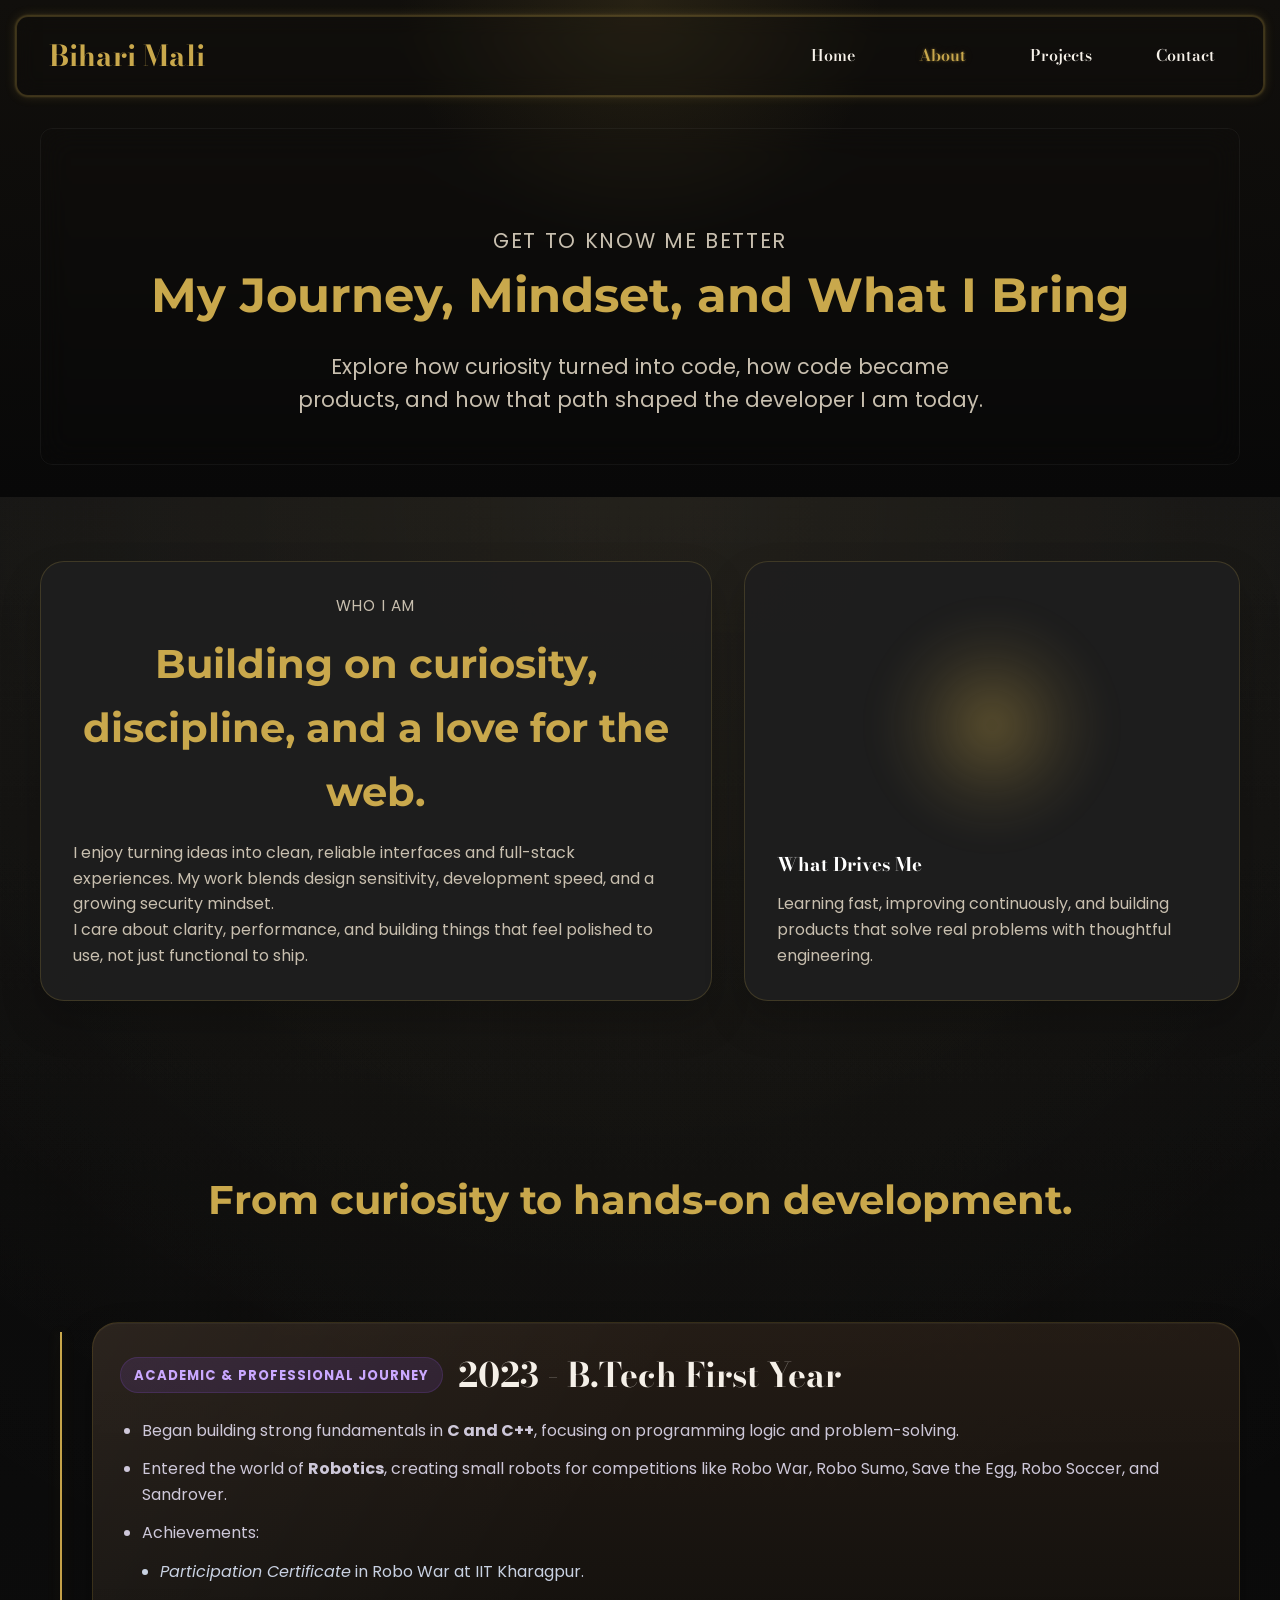
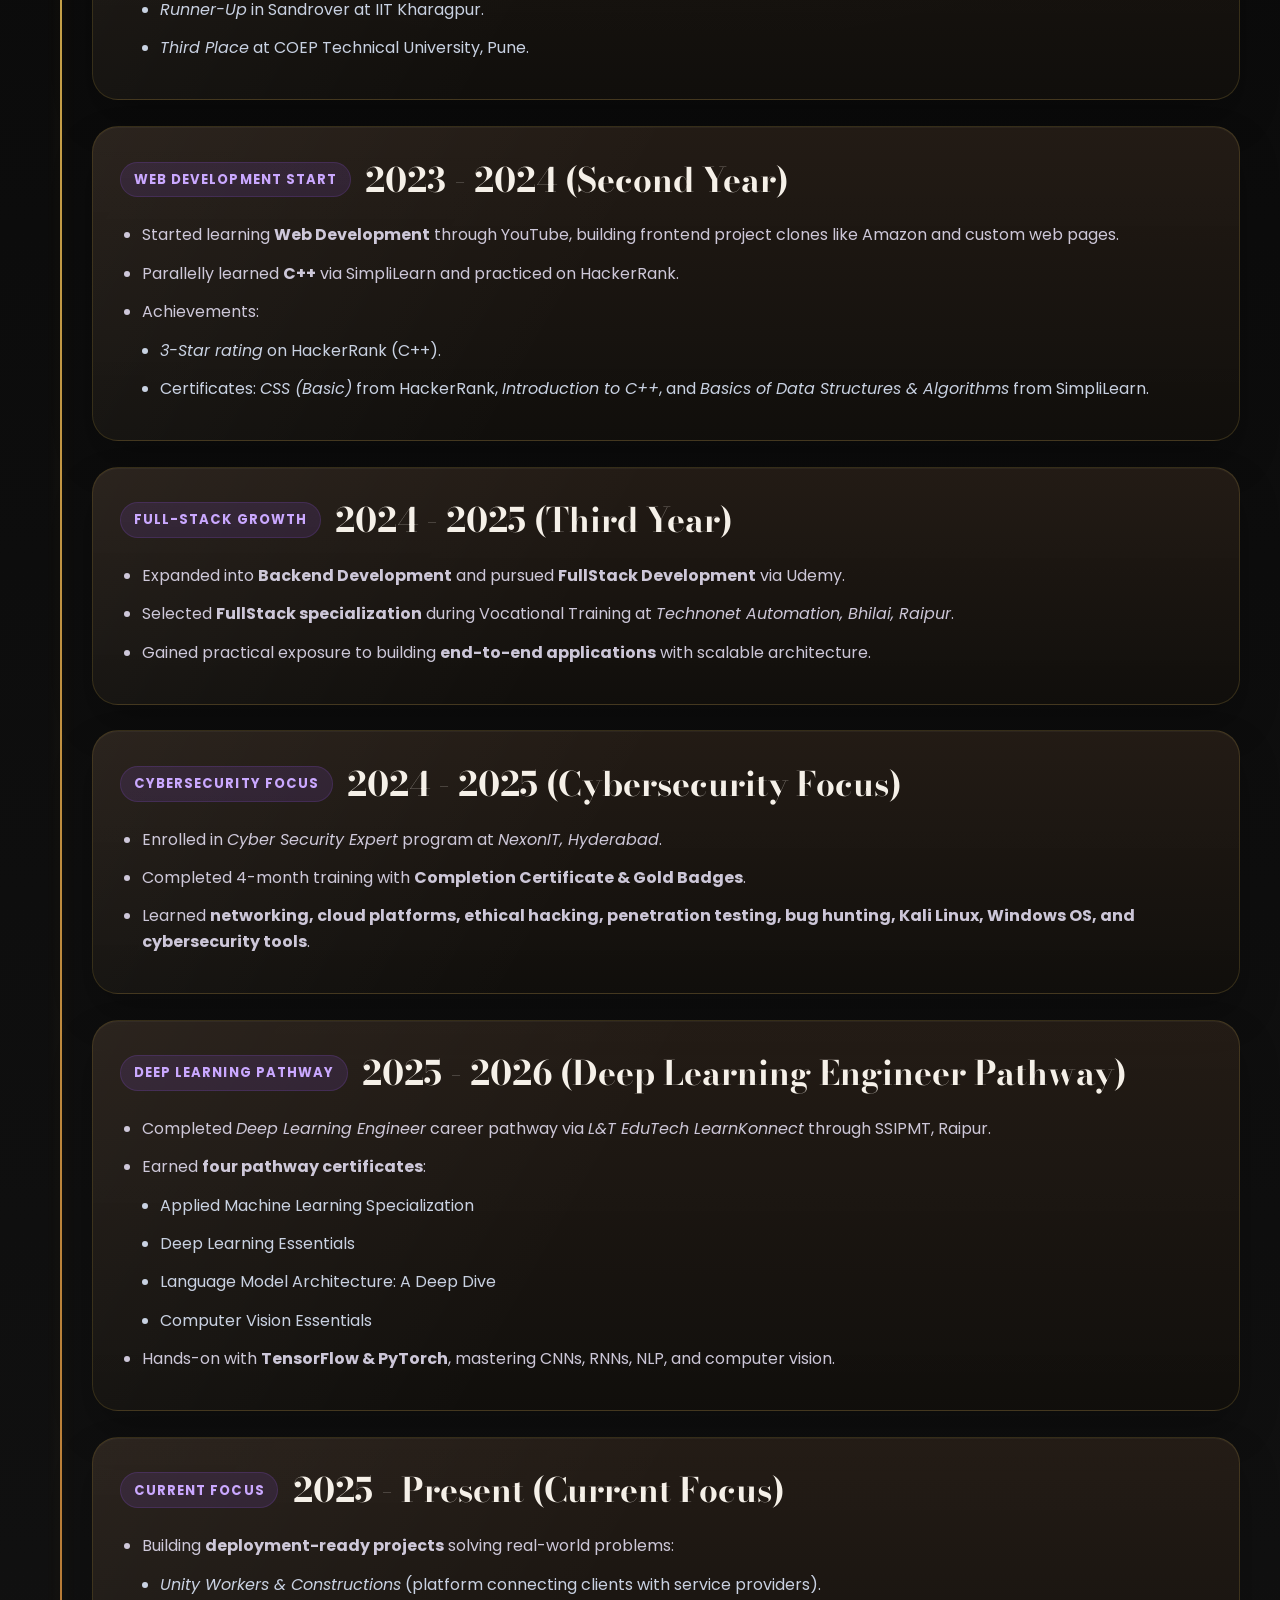
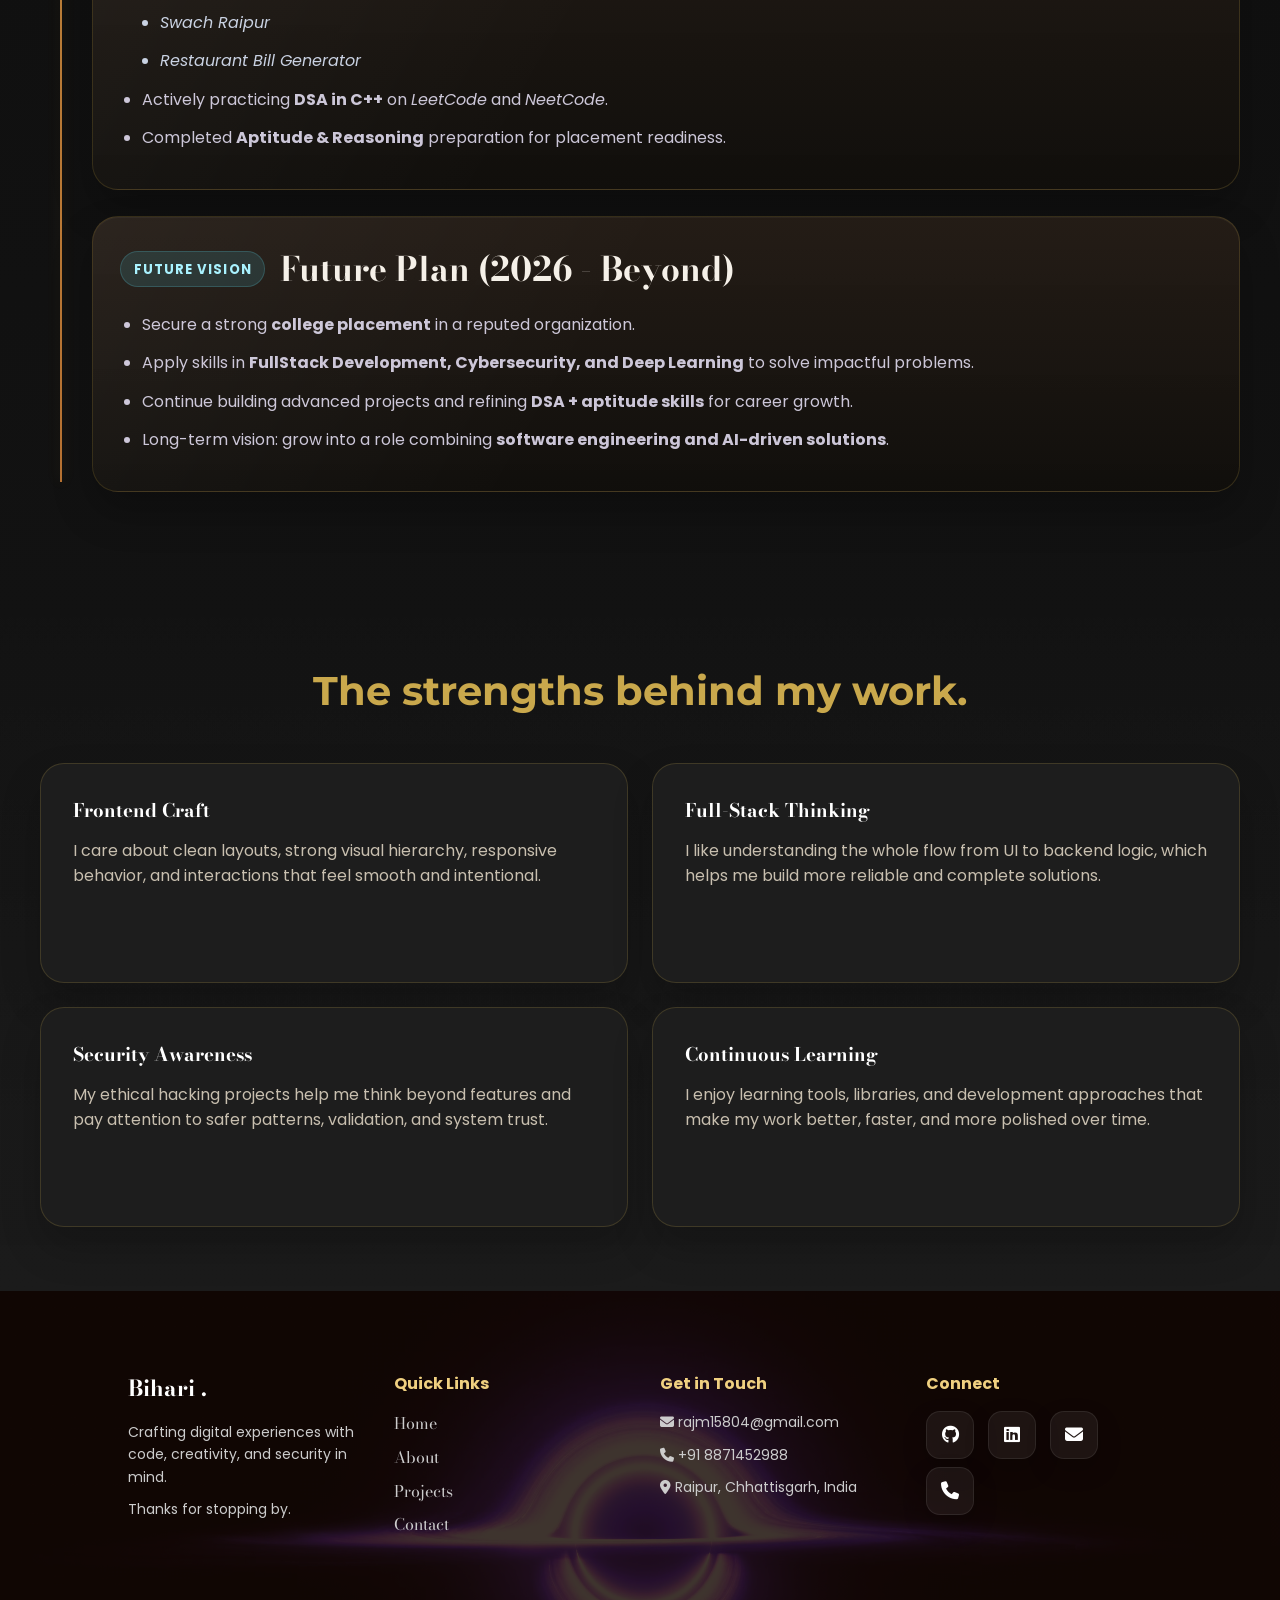
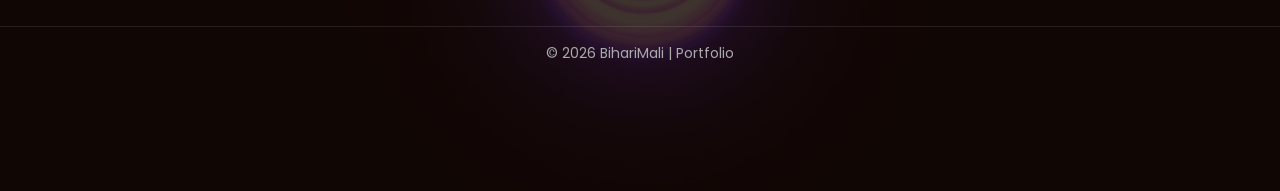
<file: about.html>
<!DOCTYPE html>
<html lang="en">
<head>
  <meta charset="UTF-8" />
  <meta name="viewport" content="width=device-width, initial-scale=1.0" />
  <link rel="icon" type="image/png" sizes="256x256" href="favicon.png?v=6" />
  <title>About Bihari Mali | Journey, Skills & Experience</title>
  <meta name="description" content="Learn about Bihari Mali's academic and professional journey across robotics, web development, full-stack engineering, cybersecurity, and deep learning." />
  <link rel="stylesheet" href="about.css" />
  <link href="https://fonts.googleapis.com/css2?family=Montserrat:wght@400;700&family=Poppins:wght@400;700&family=Orbitron&family=Rajdhani:wght@400;700&family=Roboto+Mono:wght@400;700&family=Fira+Code:wght@400;700&display=swap" rel="stylesheet">
  <link rel="stylesheet" href="https://cdnjs.cloudflare.com/ajax/libs/font-awesome/6.4.0/css/all.min.css">
</head>
<body>
  <header class="page-header about-header">
    <nav>
      <h1>Bihari Mali</h1>
      <ul id="primary-navigation">
        <li><a href="index.html">Home</a></li>
        <li><a href="about.html" class="nav-link-active">About</a></li>
        <li><a href="projects.html">Projects</a></li>
        <li><a href="contact.html">Contact</a></li>
      </ul>
      <button class="nav-menu" type="button" aria-label="Open navigation menu" aria-expanded="false" aria-controls="primary-navigation">
          <i class="fa-solid fa-bars" aria-hidden="true"></i>
        </button>
    </nav>

    <section class="hero page-hero about-hero">
      <p class="about-kicker fade-up">Get to Know Me Better</p>
      <h2 class="fade-up">My Journey, Mindset, and What I Bring</h2>
      <p class="fade-up">Explore how curiosity turned into code, how code became products, and how that path shaped the developer I am today.</p>
    </section>
  </header>

  <main class="page-main about-main">
    <section class="about-intro">
      <div class="section-inner">
        <div class="about-intro-grid">
          <div class="about-intro-copy animate-section-item" style="--reveal-delay: 0s;">
            <p class="about-section-label">Who I Am</p>
            <h2>Building on curiosity, discipline, and a love for the web.</h2>
            <p>I enjoy turning ideas into clean, reliable interfaces and full-stack experiences. My work blends design sensitivity, development speed, and a growing security mindset.</p>
            <p>I care about clarity, performance, and building things that feel polished to use, not just functional to ship.</p>
          </div>
          <div class="about-highlight-card animate-section-item" style="--reveal-delay: 0.15s;">
            <div class="about-glow-orb"></div>
            <h3>What Drives Me</h3>
            <p>Learning fast, improving continuously, and building products that solve real problems with thoughtful engineering.</p>
          </div>
        </div>
      </div>
    </section>

    <section class="journey-section">
      <div class="section-inner">
        <p class="about-section-label fade-up">The Journey</p>
        <h2 class="fade-up">From curiosity to hands-on development.</h2>
        <p class="journey-subtitle fade-up">A richer snapshot of how academics, robotics, web development, cybersecurity, AI, and real-world products shaped my growth.</p>

        <div class="journey-showcase">
          <article class="journey-card animate-section-item" style="--reveal-delay: 0s;">
            <div class="journey-card-head">
              <span class="journey-chip">Academic &amp; Professional Journey</span>
              <h3>2023 - B.Tech First Year</h3>
            </div>
            <ul class="journey-points">
              <li>Began building strong fundamentals in <strong>C and C++</strong>, focusing on programming logic and problem-solving.</li>
              <li>Entered the world of <strong>Robotics</strong>, creating small robots for competitions like Robo War, Robo Sumo, Save the Egg, Robo Soccer, and Sandrover.</li>
              <li>Achievements:</li>
            </ul>
            <ul class="journey-subpoints">
              <li><em>Participation Certificate</em> in Robo War at IIT Kharagpur.</li>
              <li><em>Runner-Up</em> in Sandrover at IIT Kharagpur.</li>
              <li><em>Third Place</em> at COEP Technical University, Pune.</li>
            </ul>
          </article>

          <article class="journey-card animate-section-item" style="--reveal-delay: 0.12s;">
            <div class="journey-card-head">
              <span class="journey-chip">Web Development Start</span>
              <h3>2023 - 2024 (Second Year)</h3>
            </div>
            <ul class="journey-points">
              <li>Started learning <strong>Web Development</strong> through YouTube, building frontend project clones like Amazon and custom web pages.</li>
              <li>Parallelly learned <strong>C++</strong> via SimpliLearn and practiced on HackerRank.</li>
              <li>Achievements:</li>
            </ul>
            <ul class="journey-subpoints">
              <li><em>3-Star rating</em> on HackerRank (C++).</li>
              <li>Certificates: <em>CSS (Basic)</em> from HackerRank, <em>Introduction to C++</em>, and <em>Basics of Data Structures &amp; Algorithms</em> from SimpliLearn.</li>
            </ul>
          </article>

          <article class="journey-card animate-section-item" style="--reveal-delay: 0.24s;">
            <div class="journey-card-head">
              <span class="journey-chip">Full-Stack Growth</span>
              <h3>2024 - 2025 (Third Year)</h3>
            </div>
            <ul class="journey-points">
              <li>Expanded into <strong>Backend Development</strong> and pursued <strong>FullStack Development</strong> via Udemy.</li>
              <li>Selected <strong>FullStack specialization</strong> during Vocational Training at <em>Technonet Automation, Bhilai, Raipur</em>.</li>
              <li>Gained practical exposure to building <strong>end-to-end applications</strong> with scalable architecture.</li>
            </ul>
          </article>

          <article class="journey-card animate-section-item" style="--reveal-delay: 0.36s;">
            <div class="journey-card-head">
              <span class="journey-chip">Cybersecurity Focus</span>
              <h3>2024 - 2025 (Cybersecurity Focus)</h3>
            </div>
            <ul class="journey-points">
              <li>Enrolled in <em>Cyber Security Expert</em> program at <em>NexonIT, Hyderabad</em>.</li>
              <li>Completed 4-month training with <strong>Completion Certificate &amp; Gold Badges</strong>.</li>
              <li>Learned <strong>networking, cloud platforms, ethical hacking, penetration testing, bug hunting, Kali Linux, Windows OS, and cybersecurity tools</strong>.</li>
            </ul>
          </article>

          <article class="journey-card animate-section-item" style="--reveal-delay: 0.48s;">
            <div class="journey-card-head">
              <span class="journey-chip">Deep Learning Pathway</span>
              <h3>2025 - 2026 (Deep Learning Engineer Pathway)</h3>
            </div>
            <ul class="journey-points">
              <li>Completed <em>Deep Learning Engineer</em> career pathway via <em>L&amp;T EduTech LearnKonnect</em> through SSIPMT, Raipur.</li>
              <li>Earned <strong>four pathway certificates</strong>:</li>
            </ul>
            <ul class="journey-subpoints">
              <li>Applied Machine Learning Specialization</li>
              <li>Deep Learning Essentials</li>
              <li>Language Model Architecture: A Deep Dive</li>
              <li>Computer Vision Essentials</li>
            </ul>
            <ul class="journey-points journey-points-tail">
              <li>Hands-on with <strong>TensorFlow &amp; PyTorch</strong>, mastering CNNs, RNNs, NLP, and computer vision.</li>
            </ul>
          </article>

          <article class="journey-card animate-section-item" style="--reveal-delay: 0.6s;">
            <div class="journey-card-head">
              <span class="journey-chip">Current Focus</span>
              <h3>2025 - Present (Current Focus)</h3>
            </div>
            <ul class="journey-points">
              <li>Building <strong>deployment-ready projects</strong> solving real-world problems:</li>
            </ul>
            <ul class="journey-subpoints">
              <li><em>Unity Workers &amp; Constructions</em> (platform connecting clients with service providers).</li>
              <li><em>Swach Raipur</em></li>
              <li><em>Restaurant Bill Generator</em></li>
            </ul>
            <ul class="journey-points journey-points-tail">
              <li>Actively practicing <strong>DSA in C++</strong> on <em>LeetCode</em> and <em>NeetCode</em>.</li>
              <li>Completed <strong>Aptitude &amp; Reasoning</strong> preparation for placement readiness.</li>
            </ul>
          </article>

          <article class="journey-card journey-card-future animate-section-item" style="--reveal-delay: 0.72s;">
            <div class="journey-card-head">
              <span class="journey-chip">Future Vision</span>
              <h3>Future Plan (2026 - Beyond)</h3>
            </div>
            <ul class="journey-points">
              <li>Secure a strong <strong>college placement</strong> in a reputed organization.</li>
              <li>Apply skills in <strong>FullStack Development, Cybersecurity, and Deep Learning</strong> to solve impactful problems.</li>
              <li>Continue building advanced projects and refining <strong>DSA + aptitude skills</strong> for career growth.</li>
              <li>Long-term vision: grow into a role combining <strong>software engineering and AI-driven solutions</strong>.</li>
            </ul>
          </article>
        </div>
      </div>
    </section>

    <section class="about-values">
      <div class="section-inner">
        <p class="about-section-label fade-up">What I Bring To The Table</p>
        <h2 class="fade-up">The strengths behind my work.</h2>
        <div class="about-values-grid">
          <article class="value-card animate-section-item" style="--reveal-delay: 0s;">
            <h3>Frontend Craft</h3>
            <p>I care about clean layouts, strong visual hierarchy, responsive behavior, and interactions that feel smooth and intentional.</p>
          </article>
          <article class="value-card animate-section-item" style="--reveal-delay: 0.12s;">
            <h3>Full-Stack Thinking</h3>
            <p>I like understanding the whole flow from UI to backend logic, which helps me build more reliable and complete solutions.</p>
          </article>
          <article class="value-card animate-section-item" style="--reveal-delay: 0.24s;">
            <h3>Security Awareness</h3>
            <p>My ethical hacking projects help me think beyond features and pay attention to safer patterns, validation, and system trust.</p>
          </article>
          <article class="value-card animate-section-item" style="--reveal-delay: 0.36s;">
            <h3>Continuous Learning</h3>
            <p>I enjoy learning tools, libraries, and development approaches that make my work better, faster, and more polished over time.</p>
          </article>
        </div>
      </div>
    </section>
  </main>

  <footer class="footer">
    <video class="footer-video" data-src="blackhole.webm" preload="none" autoplay muted loop playsinline>
    </video>
    <div class="footer-overlay"></div>
    <div class="footer-content">
      <div class="footer-col">
        <h3>Bihari .</h3>
        <p>Crafting digital experiences with code, creativity, and security in mind.</p>
        <p>Thanks for stopping by.</p>
      </div>
      <div class="footer-col">
        <h4>Quick Links</h4>
        <a href="index.html">Home</a>
        <a href="about.html">About</a>
        <a href="projects.html">Projects</a>
        <a href="contact.html">Contact</a>
      </div>
      <div class="footer-col">
        <h4>Get in Touch</h4>
        <p><i class="fas fa-envelope"></i> rajm15804@gmail.com </p>
        <p><i class="fas fa-phone"></i> +91 8871452988</p>
        <p><i class="fas fa-map-marker-alt"></i> Raipur, Chhattisgarh, India</p>
      </div>
      <div class="footer-col">
        <h4>Connect</h4>
        <div class="socials">
          <a href="https://github.com/Rajmali07" target="_blank" rel="noopener noreferrer" aria-label="GitHub profile"><i class="fab fa-github"></i></a>
          <a href="https://www.linkedin.com/in/bihari-mali/" target="_blank" rel="noopener noreferrer" aria-label="LinkedIn profile"><i class="fab fa-linkedin"></i></a>
          <a href="https://mail.google.com/mail/?view=cm&amp;fs=1&amp;to=rajm15804%40gmail.com" aria-label="Send email"><i class="fas fa-envelope"></i></a>
          <a href="tel:+918871452988" aria-label="Call 8871452988"><i class="fas fa-phone"></i></a>
        </div>
      </div>
    </div>
    <div class="footer-bottom">
      <p>&copy; 2026 BihariMali | Portfolio</p>
    </div>
  </footer>
  <script type="module" src="about.js"></script>
</body>
</html>
</file>
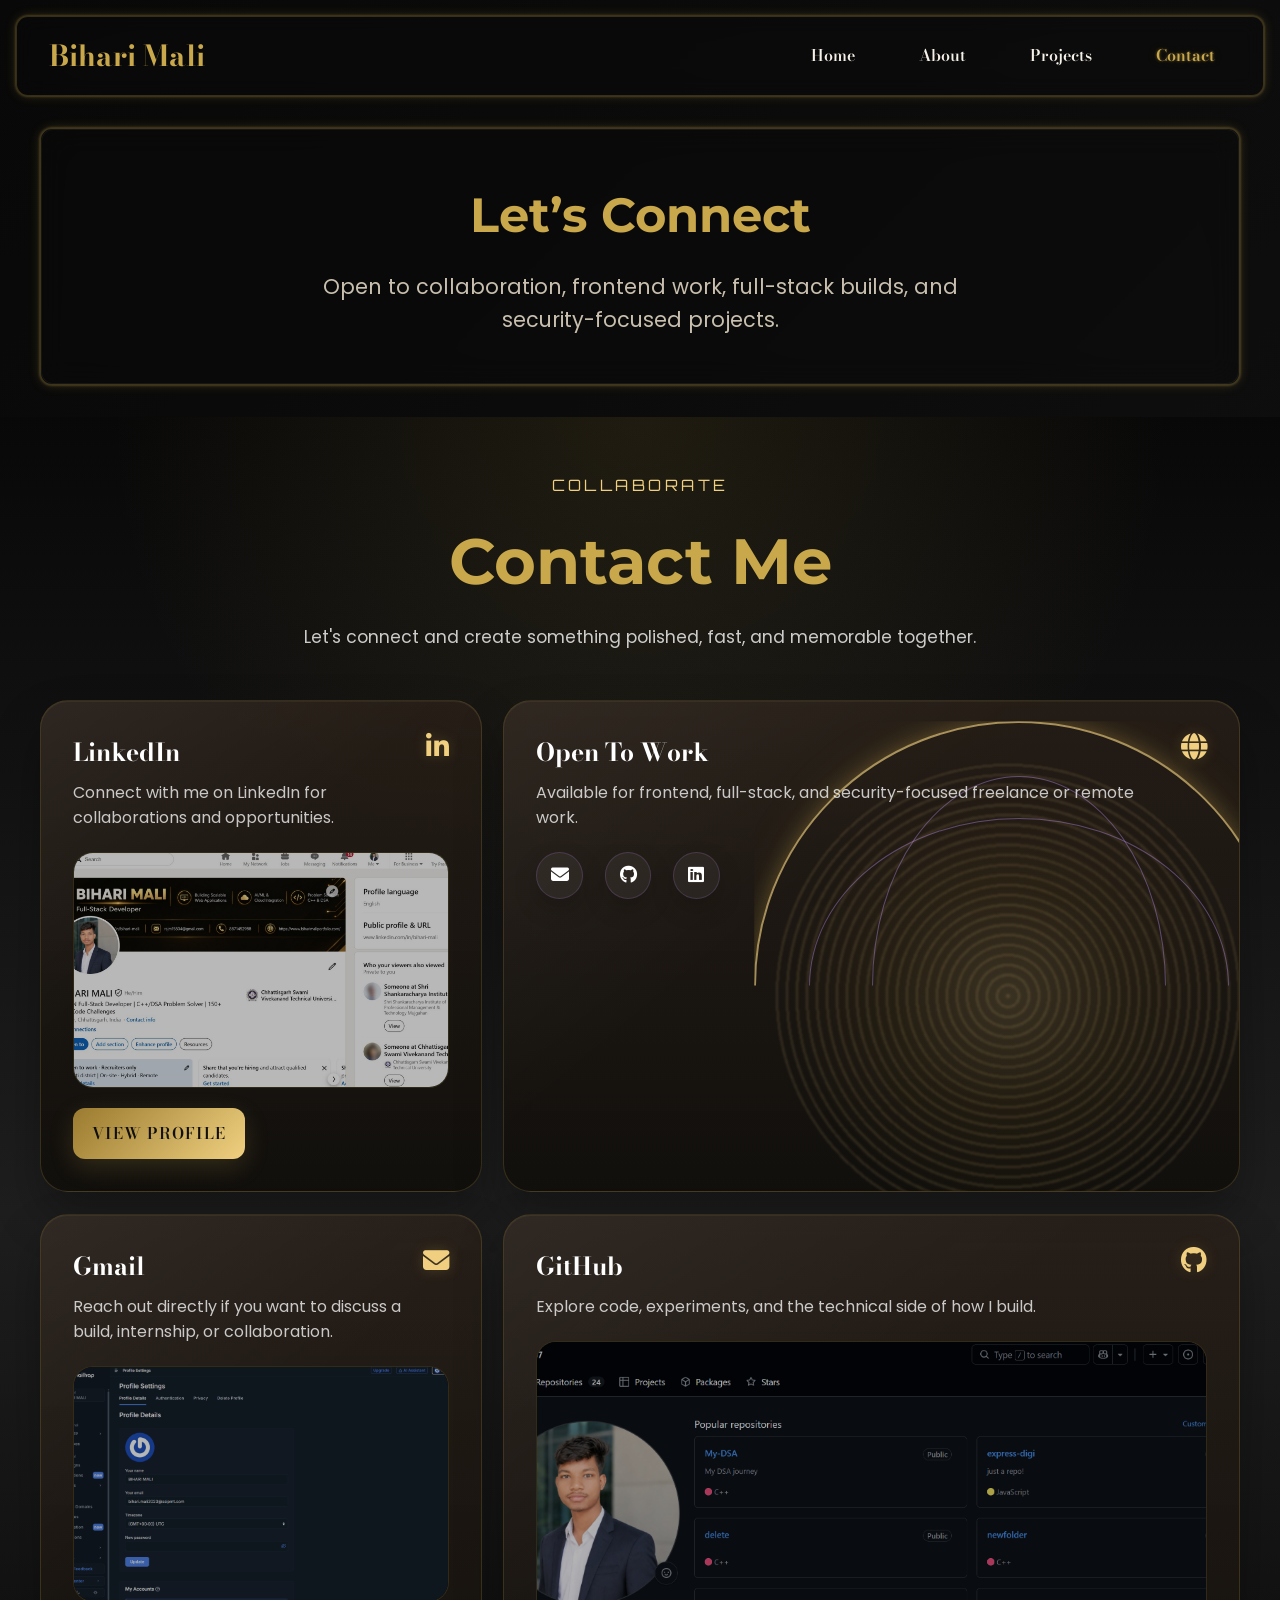
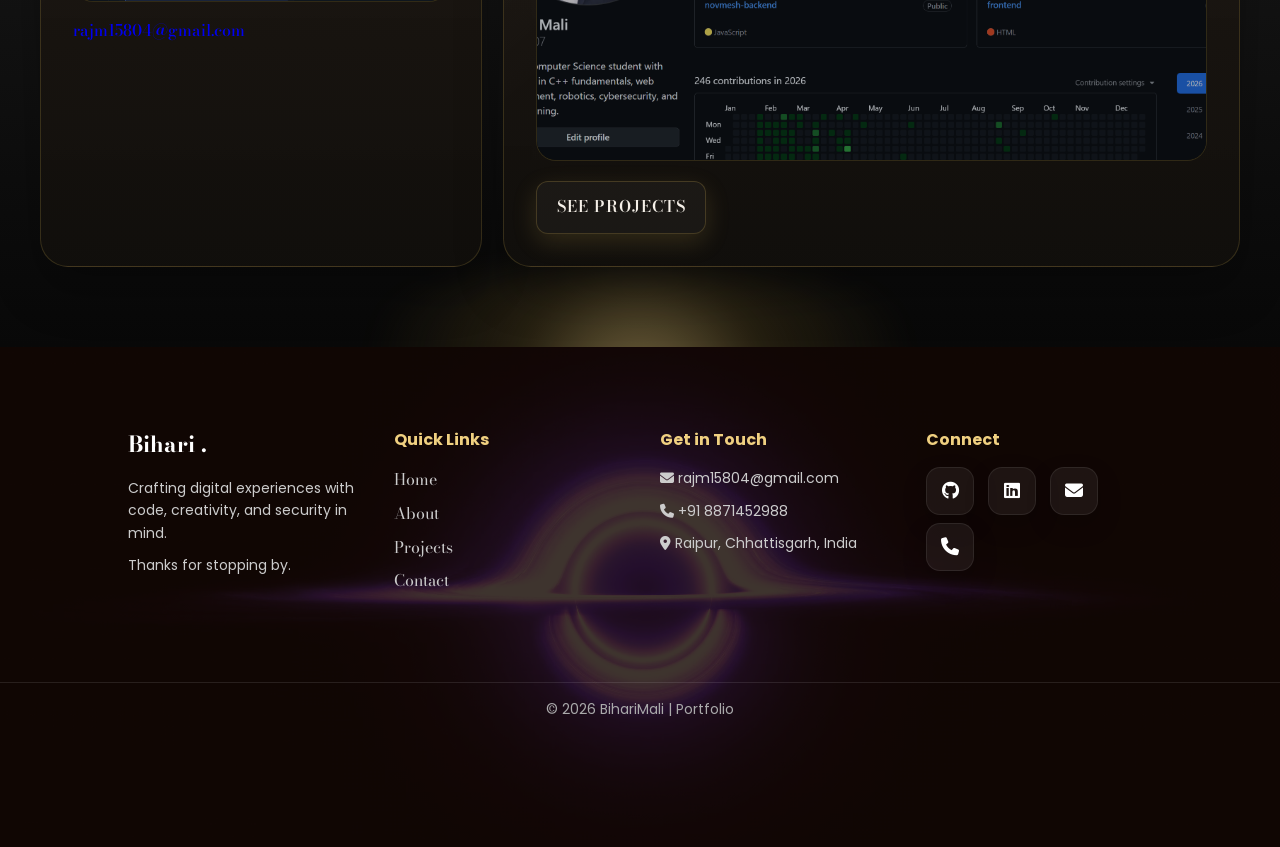
<file: contact.html>
<!DOCTYPE html>
<html lang="en">
<head>
  <meta charset="UTF-8" />
  <meta name="viewport" content="width=device-width, initial-scale=1.0" />
  <link rel="icon" type="image/png" sizes="256x256" href="favicon.png?v=6" />
  <title>Contact Bihari Mali | Full Stack Developer</title>
  <meta name="description" content="Contact Bihari Mali for full-stack development, cybersecurity-focused builds, internships, freelance work, and collaboration opportunities." />
  <link rel="stylesheet" href="contact.css" />
  <link href="https://fonts.googleapis.com/css2?family=Montserrat:wght@400;700&family=Poppins:wght@400;700&family=Orbitron&family=Rajdhani:wght@400;700&family=Roboto+Mono:wght@400;700&family=Fira+Code:wght@400;700&display=swap" rel="stylesheet">
  <link rel="stylesheet" href="https://cdnjs.cloudflare.com/ajax/libs/font-awesome/6.4.0/css/all.min.css">
</head>
<body>
  <header class="page-header">
    <nav>
      <h1>Bihari Mali</h1>
      <ul id="primary-navigation">
        <li><a href="index.html">Home</a></li>
        <li><a href="about.html">About</a></li>
        <li><a href="projects.html">Projects</a></li>
        <!-- <li><a href="index.html#features">Features</a></li> -->
        <!-- <li><a href="reports.html">Reports</a></li> -->
        <!-- <li><a href="index.html#skills">Skills</a></li> -->
        <li><a href="contact.html" class="nav-link-active">Contact</a></li>
      </ul>
      <button class="nav-menu" type="button" aria-label="Open navigation menu" aria-expanded="false" aria-controls="primary-navigation">
          <i class="fa-solid fa-bars" aria-hidden="true"></i>
        </button>
    </nav>

    <section class="hero page-hero">
      <h2>Let’s Connect</h2>
      <p>Open to collaboration, frontend work, full-stack builds, and security-focused projects.</p>
    </section>
  </header>

  <main class="page-main">
    <section class="contact-section">
      <div class="section-inner">
        <p class="contact-kicker">Collaborate</p>
        <h2>Contact Me</h2>
        <p class="contact-intro">Let's connect and create something polished, fast, and memorable together.</p>
        <div class="contact-grid">
          <article class="contact-card contact-card-linkedin animate-section-item">
            <div class="contact-card-header">
              <div>
                <h3>LinkedIn</h3>
                <p class="contact-card-copy">Connect with me on LinkedIn for collaborations and opportunities.</p>
              </div>
              <i class="fab fa-linkedin-in" aria-hidden="true"></i>
            </div>
            <a class="contact-preview-link" href="https://www.linkedin.com/in/bihari-mali/" target="_blank" rel="noopener noreferrer" aria-label="Open LinkedIn profile">
              <img src="Linkedin.png" alt="LinkedIn profile preview" class="contact-preview-image" loading="lazy" decoding="async">
            </a>
            <div class="contact-actions">
              <a class="btn" href="https://www.linkedin.com/in/bihari-mali/" target="_blank" rel="noopener noreferrer">View Profile</a>
            </div>
          </article>

          <article class="contact-card contact-card-availability animate-section-item">
            <div class="contact-card-header">
              <div>
                <h3>Open To Work</h3>
                <p class="contact-card-copy">Available for frontend, full-stack, and security-focused freelance or remote work.</p>
              </div>
              <i class="fas fa-globe" aria-hidden="true"></i>
            </div>
            <div class="availability-visual" aria-hidden="true">
              <div class="availability-glow"></div>
              <div class="availability-orb"></div>
            </div>
            <div class="contact-actions socials">
              <a href="https://mail.google.com/mail/?view=cm&amp;fs=1&amp;to=rajm15804%40gmail.com" aria-label="Send email"><i class="fas fa-envelope"></i></a>
              <a href="https://github.com/Rajmali07" target="_blank" rel="noopener noreferrer" aria-label="GitHub profile"><i class="fab fa-github"></i></a>
              <a href="https://www.linkedin.com/in/bihari-mali/" target="_blank" rel="noopener noreferrer" aria-label="LinkedIn profile"><i class="fab fa-linkedin"></i></a>
            </div>
          </article>

          <article class="contact-card contact-card-email animate-section-item">
            <div class="contact-card-header">
              <div>
                <h3>Gmail</h3>
                <p class="contact-card-copy">Reach out directly if you want to discuss a build, internship, or collaboration.</p>
              </div>
              <i class="fas fa-envelope" aria-hidden="true"></i>
            </div>
            <a class="contact-preview-link" href="https://mail.google.com/mail/?view=cm&amp;fs=1&amp;to=rajm15804%40gmail.com" aria-label="Send an email">
              <img src="Mailtrap.png" alt="Email workspace preview" class="contact-preview-image" loading="lazy" decoding="async">
            </a>
            <p class="contact-inline-value"><a href="https://mail.google.com/mail/?view=cm&amp;fs=1&amp;to=rajm15804%40gmail.com">rajm15804@gmail.com</a></p>
          </article>

          <article class="contact-card contact-card-github animate-section-item">
            <div class="contact-card-header">
              <div>
                <h3>GitHub</h3>
                <p class="contact-card-copy">Explore code, experiments, and the technical side of how I build.</p>
              </div>
              <i class="fab fa-github" aria-hidden="true"></i>
            </div>
            <a class="contact-preview-link" href="https://github.com/Rajmali07" target="_blank" rel="noopener noreferrer" aria-label="Open GitHub profile">
              <img src="github.png" alt="GitHub profile preview" class="contact-preview-image" loading="lazy" decoding="async">
            </a>
            <div class="contact-actions">
              <a class="btn btn-secondary" href="https://github.com/Rajmali07" target="_blank" rel="noopener noreferrer">See Projects</a>
            </div>
          </article>
        </div>
      </div>
    </section>
  </main>

  <footer class="footer">
    <video class="footer-video" data-src="blackhole.webm" preload="none" autoplay muted loop playsinline>
    </video>
    <div class="footer-overlay"></div>
    <div class="footer-content">
      <div class="footer-col">
        <h3>Bihari .</h3>
        <p>Crafting digital experiences with code, creativity, and security in mind.</p>
        <p>Thanks for stopping by.</p>
      </div>
      <div class="footer-col">
        <h4>Quick Links</h4>
        <a href="index.html">Home</a>
        <a href="about.html">About</a>
        <a href="projects.html">Projects</a>
        <a href="contact.html">Contact</a>
      </div>
      <div class="footer-col">
        <h4>Get in Touch</h4>
        <p><i class="fas fa-envelope"></i> rajm15804@gmail.com </p>
        <p><i class="fas fa-phone"></i> +91 8871452988</p>
        <p><i class="fas fa-map-marker-alt"></i> Raipur, Chhattisgarh, India</p>
      </div>
      <div class="footer-col">
        <h4>Connect</h4>
        <div class="socials">
          <a href="https://github.com/Rajmali07" target="_blank" rel="noopener noreferrer" aria-label="GitHub profile"><i class="fab fa-github"></i></a>
          <a href="https://www.linkedin.com/in/bihari-mali/" target="_blank" rel="noopener noreferrer" aria-label="LinkedIn profile"><i class="fab fa-linkedin"></i></a>
          <a href="https://mail.google.com/mail/?view=cm&amp;fs=1&amp;to=rajm15804%40gmail.com" aria-label="Send email"><i class="fas fa-envelope"></i></a>
          <a href="tel:+918871452988" aria-label="Call 8871452988"><i class="fas fa-phone"></i></a>
        </div>
      </div>
    </div>
    <div class="footer-bottom">
      <p>© 2026 BihariMali | Portfolio</p>
    </div>
  </footer>
  <script type="module" src="contact.js"></script>
</body>
</html>
</file>
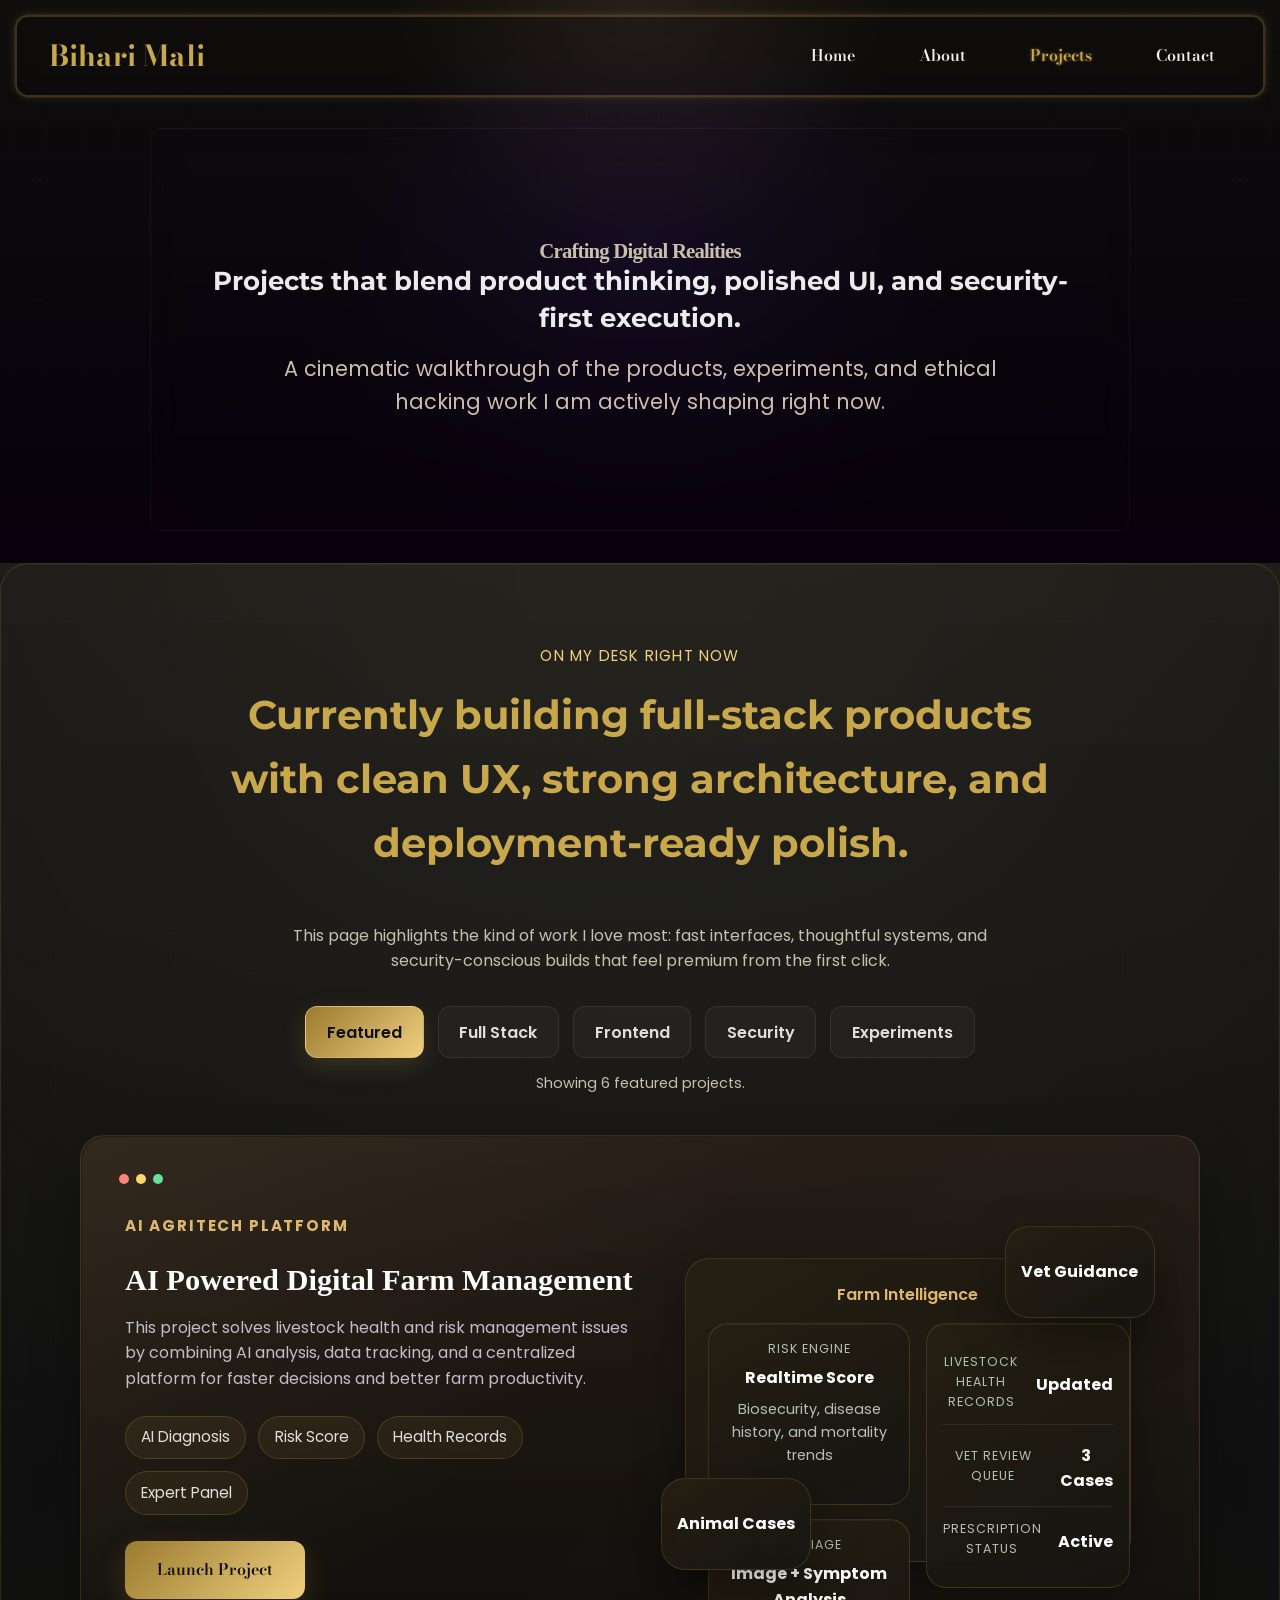
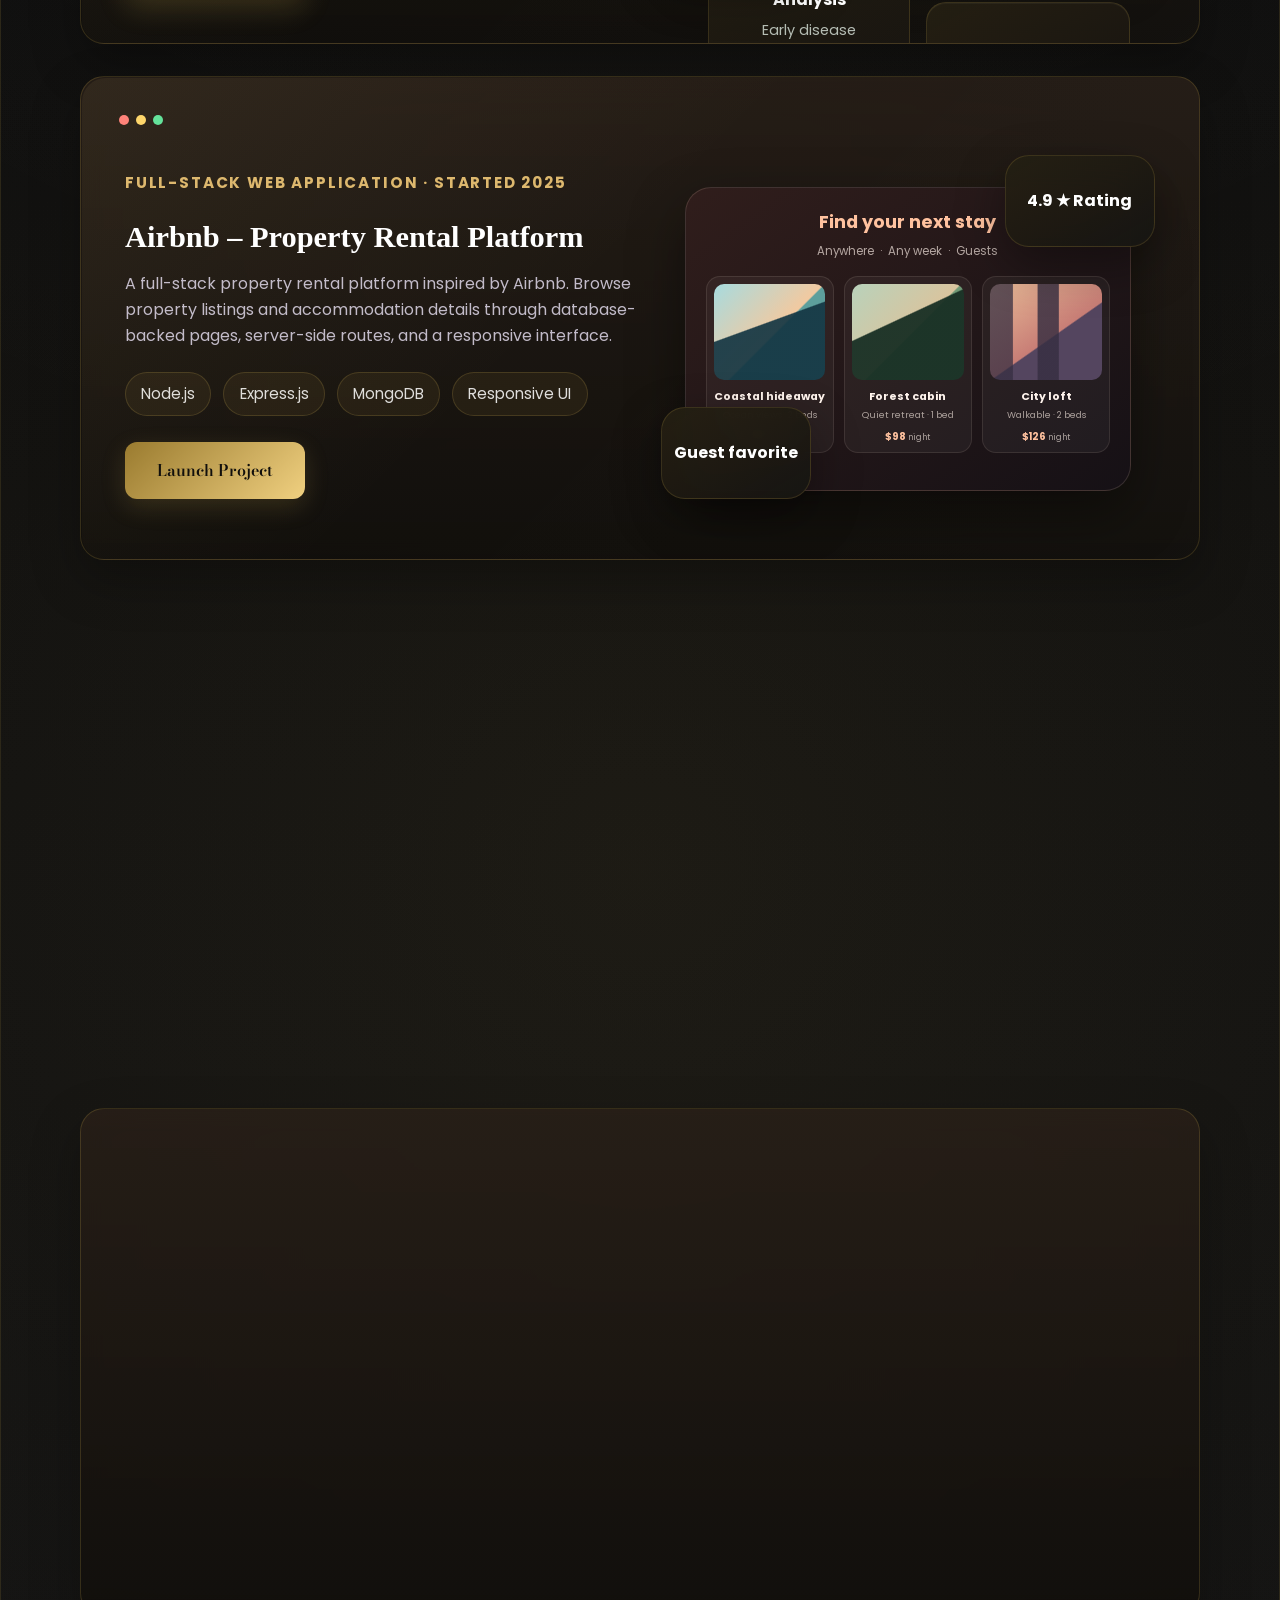
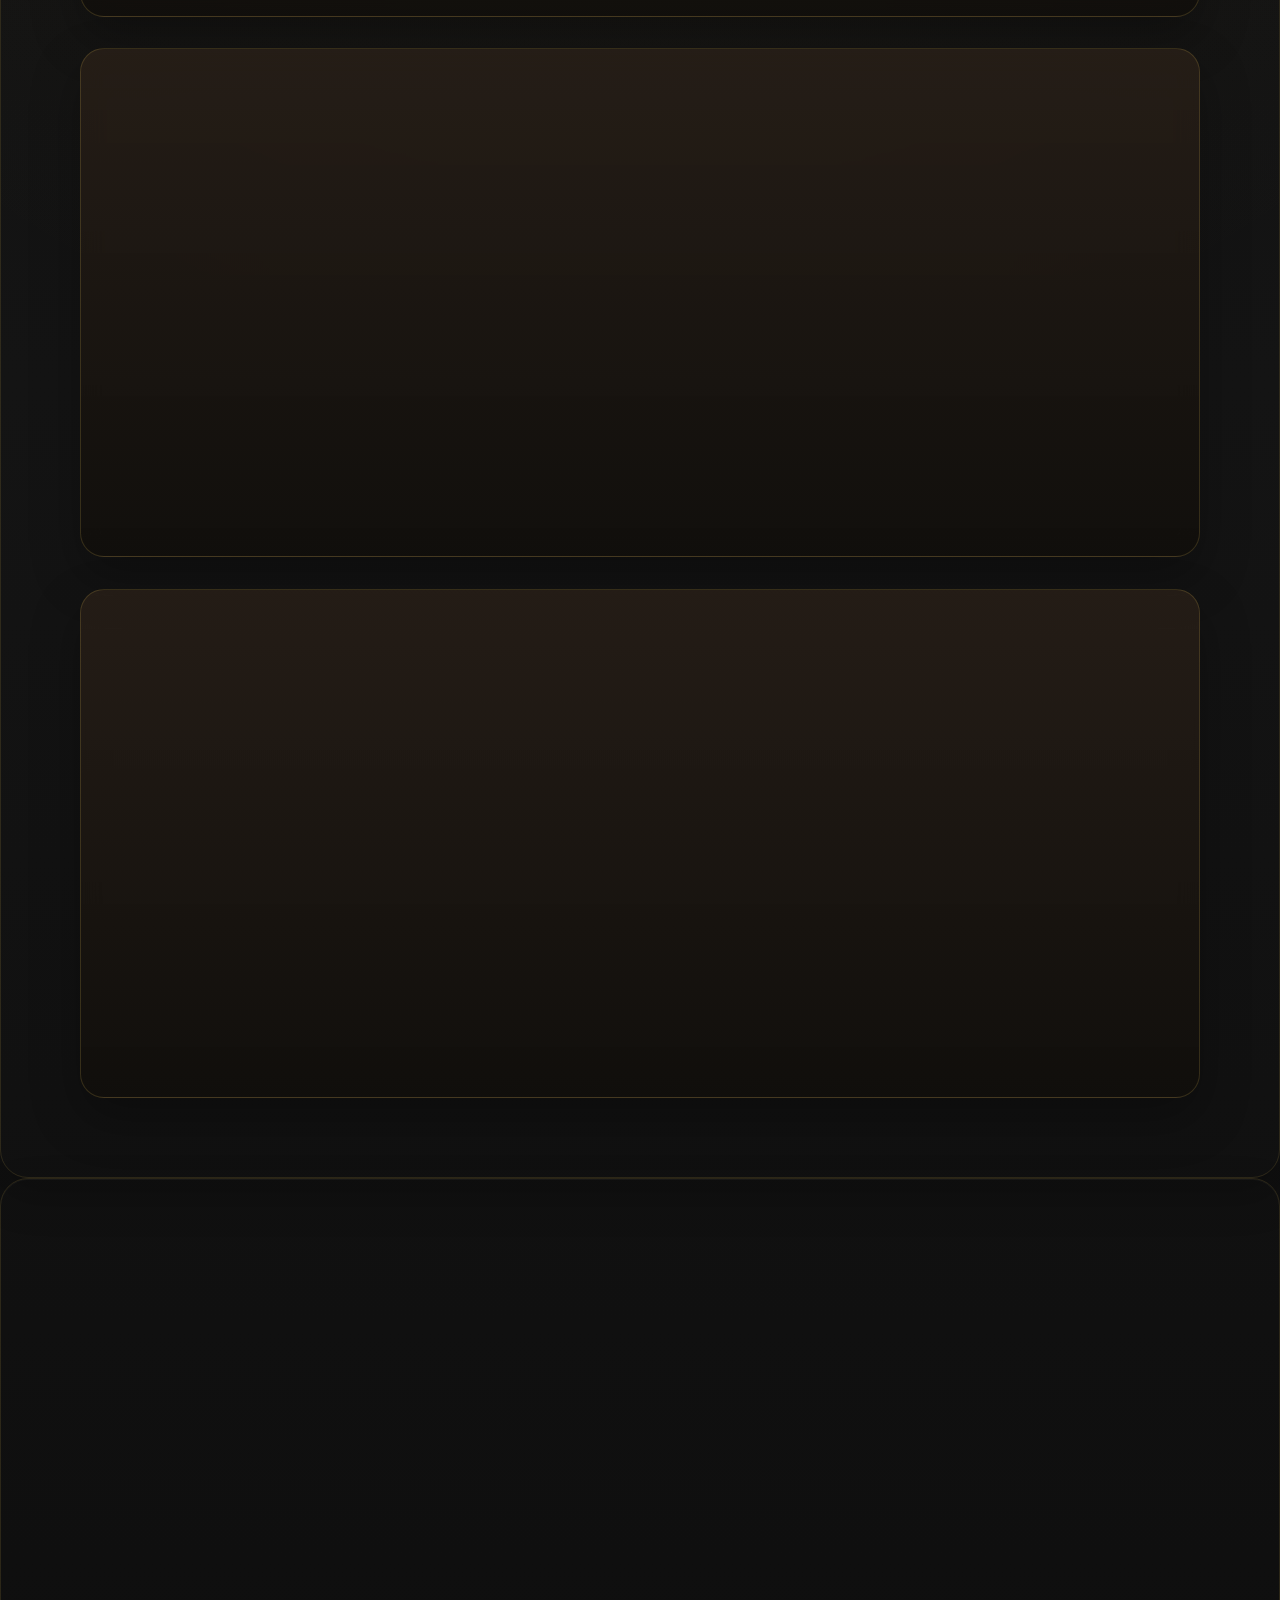
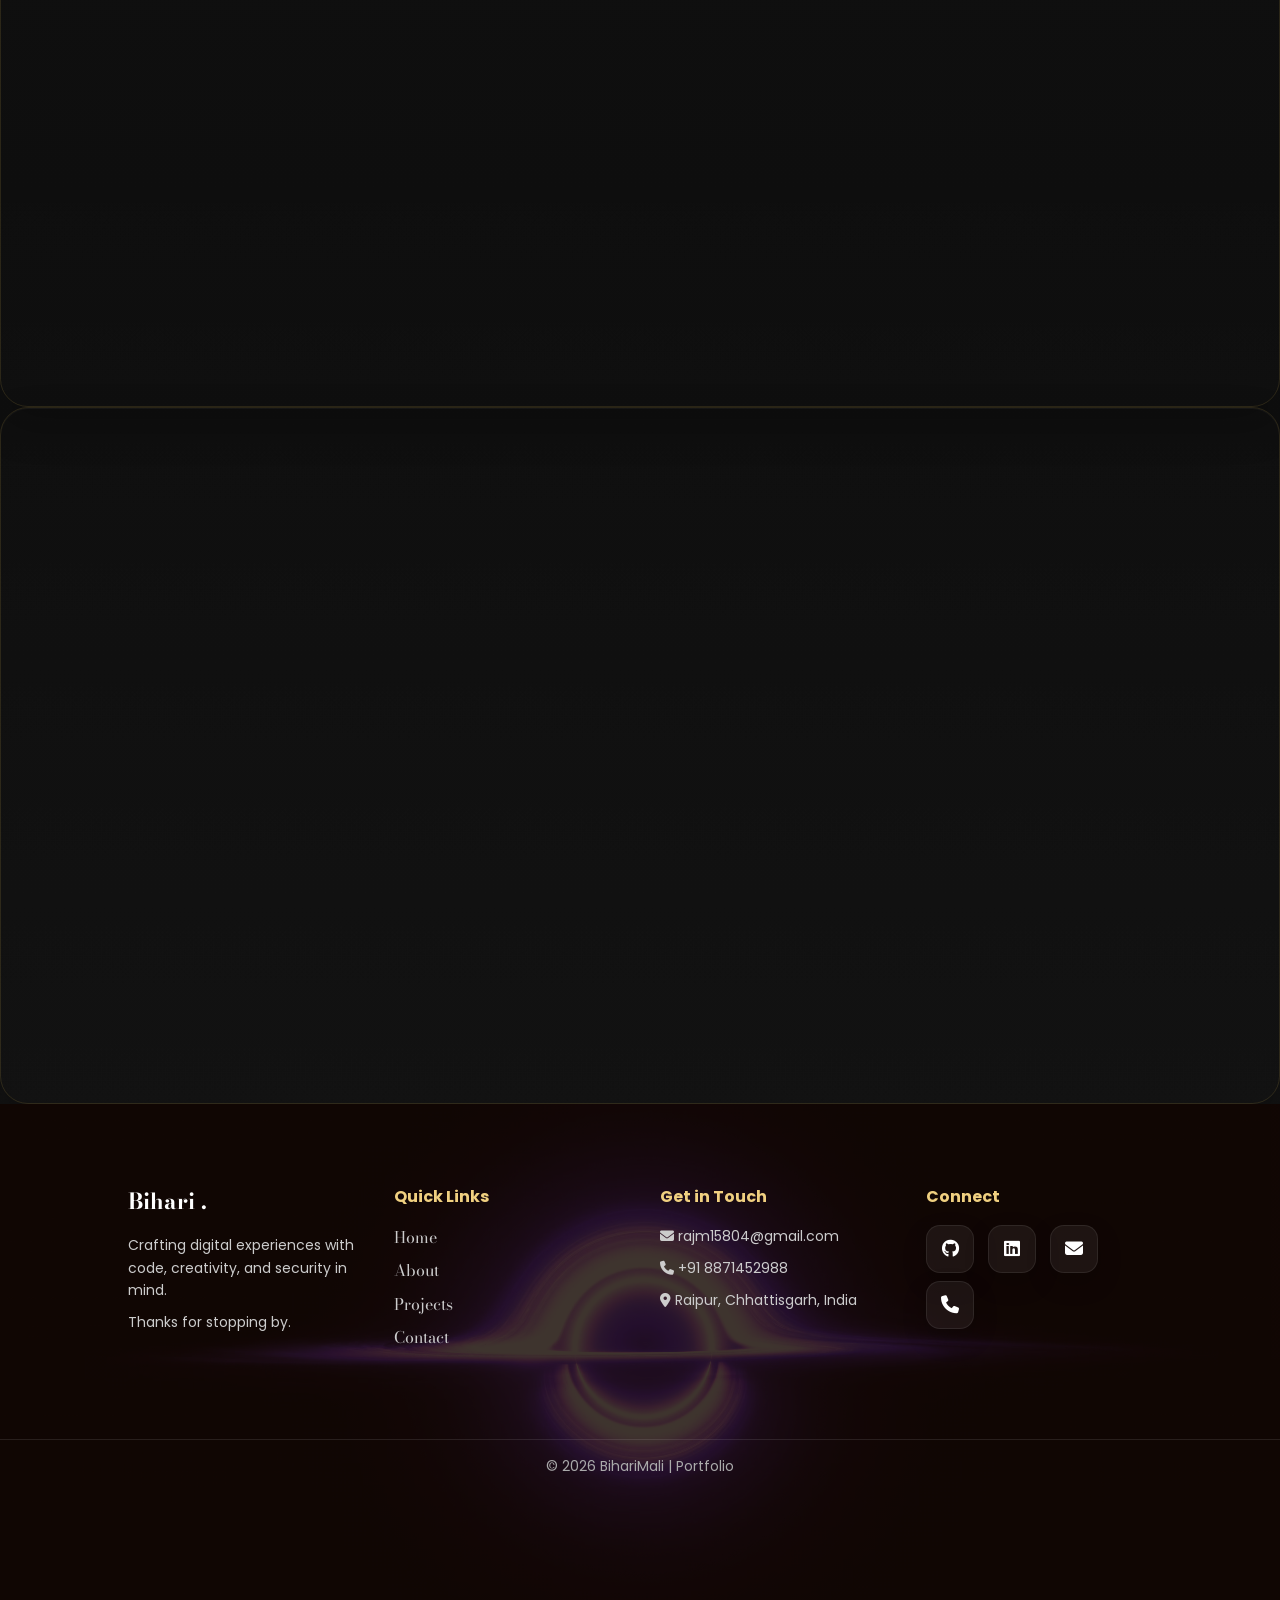
<file: projects.html>
<!DOCTYPE html>
<html lang="en">
<head>
  <meta charset="UTF-8" />
  <meta name="viewport" content="width=device-width, initial-scale=1.0" />
  <title>Bihari Mali Projects | Full Stack, Cybersecurity & AI Work</title>
  <meta name="description" content="Browse projects by Bihari Mali including full-stack web apps, civic platforms, service marketplace builds, cybersecurity work, and AI-focused concepts." />
  <link rel="icon" type="image/png" sizes="256x256" href="favicon.png?v=6" />
  <link rel="preconnect" href="https://fonts.googleapis.com" />
  <link rel="preconnect" href="https://fonts.gstatic.com" crossorigin />
  <link rel="stylesheet" href="projects.css" />
  <link href="https://fonts.googleapis.com/css2?family=Fira+Code:wght@400;700&family=Montserrat:wght@400;700&family=Poppins:wght@400;700&display=swap" rel="stylesheet">
  <link rel="stylesheet" href="https://cdnjs.cloudflare.com/ajax/libs/font-awesome/6.4.0/css/all.min.css">
</head>
<body class="projects-page">
  <header class="page-header projects-header">
    <nav>
      <h1>Bihari Mali</h1>
      <ul id="primary-navigation">
        <li><a href="index.html">Home</a></li>
        <li><a href="about.html">About</a></li>
        <li><a href="projects.html" class="nav-link-active">Projects</a></li>
        <li><a href="contact.html">Contact</a></li>
      </ul>
      <button class="nav-menu" type="button" aria-label="Open navigation menu" aria-expanded="false" aria-controls="primary-navigation">
          <i class="fa-solid fa-bars" aria-hidden="true"></i>
        </button>
    </nav>

    <section class="hero page-hero projects-hero">
      <p class="projects-kicker animate-section-item">Crafting Digital Realities</p>
      <h2 class="animate-section-item">Projects that blend product thinking, polished UI, and security-first execution.</h2>
      <p class="animate-section-item">A cinematic walkthrough of the products, experiments, and ethical hacking work I am actively shaping right now.</p>
    </section>
  </header>

  <main class="page-main">
    <section class="project-section projects-now-section">
      <div class="section-inner projects-intro-shell">
        <p class="about-section-label animate-section-item">On My Desk Right Now</p>
        <h2 class="animate-section-item">Currently building full-stack products with clean UX, strong architecture, and deployment-ready polish.</h2>
        <p class="projects-now-copy animate-section-item">This page highlights the kind of work I love most: fast interfaces, thoughtful systems, and security-conscious builds that feel premium from the first click.</p>

        <div class="projects-tab-row animate-section-item" aria-label="Project categories">
          <button class="projects-tab projects-tab-active" type="button" data-project-filter="featured" aria-pressed="true">Featured</button>
          <button class="projects-tab" type="button" data-project-filter="full-stack" aria-pressed="false">Full Stack</button>
          <button class="projects-tab" type="button" data-project-filter="frontend" aria-pressed="false">Frontend</button>
          <button class="projects-tab" type="button" data-project-filter="security" aria-pressed="false">Security</button>
          <button class="projects-tab" type="button" data-project-filter="experiments" aria-pressed="false">Experiments</button>
        </div>
        <p class="project-filter-status" role="status" aria-live="polite">Showing featured projects.</p>

        <div class="project-spotlight-stack">
          <article class="project-card project-spotlight-card project-spotlight-digitalfarm animate-section-item">
            <div class="project-browser-bar">
              <span></span>
              <span></span>
              <span></span>
            </div>
            <div class="project-spotlight-grid">
              <div class="project-spotlight-copy">
                <p class="project-mini-label">AI Agritech Platform</p>
                <h3>AI Powered Digital Farm Management</h3>
                <p>This project solves livestock health and risk management issues by combining AI analysis, data tracking, and a centralized platform for faster decisions and better farm productivity.</p>
                <div class="project-pill-row">
                  <span>AI Diagnosis</span>
                  <span>Risk Score</span>
                  <span>Health Records</span>
                  <span>Expert Panel</span>
                </div>
                <a href="https://aidigitalfarm.netlify.app/" target="_blank" rel="noopener noreferrer">Launch Project</a>
              </div>
              <div class="project-spotlight-preview preview-digitalfarm" aria-hidden="true">
                <div class="preview-panel preview-panel-main preview-panel-farm">
                  <span class="preview-label">Farm Intelligence</span>
                  <div class="preview-farm-layout">
                    <div class="preview-farm-left">
                      <div class="farm-metric-card">
                        <span>Risk Engine</span>
                        <strong>Realtime Score</strong>
                        <em>Biosecurity, disease history, and mortality trends</em>
                      </div>
                      <div class="farm-metric-card farm-metric-card-accent">
                        <span>AI Triage</span>
                        <strong>Image + Symptom Analysis</strong>
                        <em>Early disease detection with basic recommendations</em>
                      </div>
                    </div>
                    <div class="preview-farm-right">
                      <div class="farm-record-panel">
                        <div class="farm-record-row"><span>Livestock Health Records</span><strong>Updated</strong></div>
                        <div class="farm-record-row"><span>Vet Review Queue</span><strong>3 Cases</strong></div>
                        <div class="farm-record-row"><span>Prescription Status</span><strong>Active</strong></div>
                      </div>
                      <div class="farm-status-ring">
                        <div>
                          <span>Risk Level</span>
                          <strong>Moderate</strong>
                        </div>
                      </div>
                    </div>
                  </div>
                </div>
                <div class="preview-panel preview-panel-float preview-panel-left">
                  <span>Animal Cases</span>
                </div>
                <div class="preview-panel preview-panel-float preview-panel-right">
                  <span>Vet Guidance</span>
                </div>
              </div>
            </div>
          </article>

          <article class="project-card project-spotlight-card project-spotlight-airbnb animate-section-item">
            <div class="project-browser-bar">
              <span></span>
              <span></span>
              <span></span>
            </div>
            <div class="project-spotlight-grid">
              <div class="project-spotlight-copy">
                <p class="project-mini-label">Full-Stack Web Application · Started 2025</p>
                <h3>Airbnb – Property Rental Platform</h3>
                <p>A full-stack property rental platform inspired by Airbnb. Browse property listings and accommodation details through database-backed pages, server-side routes, and a responsive interface.</p>
                <div class="project-pill-row">
                  <span>Node.js</span>
                  <span>Express.js</span>
                  <span>MongoDB</span>
                  <span>Responsive UI</span>
                </div>
                <a href="https://airbnb-olbi.onrender.com/listing" target="_blank" rel="noopener noreferrer">Launch Project</a>
              </div>
              <div class="project-spotlight-preview preview-airbnb" aria-hidden="true">
                <div class="preview-airbnb-board">
                  <div class="preview-airbnb-header"><strong>Find your next stay</strong><span>Anywhere&nbsp; · &nbsp;Any week&nbsp; · &nbsp;Guests</span></div>
                  <div class="preview-airbnb-listings">
                    <div class="preview-airbnb-listing"><div class="preview-airbnb-photo preview-airbnb-photo-coast"></div><strong>Coastal hideaway</strong><span>Ocean views · 2 beds</span><b>$142 <small>night</small></b></div>
                    <div class="preview-airbnb-listing"><div class="preview-airbnb-photo preview-airbnb-photo-cabin"></div><strong>Forest cabin</strong><span>Quiet retreat · 1 bed</span><b>$98 <small>night</small></b></div>
                    <div class="preview-airbnb-listing"><div class="preview-airbnb-photo preview-airbnb-photo-city"></div><strong>City loft</strong><span>Walkable · 2 beds</span><b>$126 <small>night</small></b></div>
                  </div>
                </div>
                <div class="preview-panel preview-panel-float preview-panel-left"><span>Guest favorite</span></div>
                <div class="preview-panel preview-panel-float preview-panel-right"><span>4.9 ★ Rating</span></div>
              </div>
            </div>
          </article>

          <article class="project-card project-spotlight-card project-spotlight-billing animate-section-item">
            <div class="project-browser-bar">
              <span></span>
              <span></span>
              <span></span>
            </div>
            <div class="project-spotlight-grid">
              <div class="project-spotlight-copy">
                <p class="project-mini-label">Featured Build</p>
                <h3>Restaurant Billing System</h3>
                <p>A production-minded billing workflow with secure login, invoice generation, responsive dashboards, and a cleaner day-to-day experience for staff.</p>
                <div class="project-pill-row">
                  <span>HTML</span>
                  <span>CSS</span>
                  <span>JavaScript</span>
                  <span>Responsive UI</span>
                </div>
                <a href="https://restrobillgenerator.netlify.app/" target="_blank" rel="noopener noreferrer">Launch Project</a>
              </div>
              <div class="project-spotlight-preview preview-billing" aria-hidden="true">
                <div class="preview-panel preview-panel-main">
                  <span class="preview-label">Dashboard Preview</span>
                  <div class="preview-grid">
                    <span></span>
                    <span></span>
                    <span></span>
                    <span></span>
                  </div>
                </div>
                <div class="preview-panel preview-panel-float preview-panel-left">
                  <span>Invoices</span>
                </div>
                <div class="preview-panel preview-panel-float preview-panel-right">
                  <span>Analytics</span>
                </div>
              </div>
            </div>
          </article>

          <article class="project-card project-spotlight-card project-spotlight-unity animate-section-item">
            <div class="project-browser-bar">
              <span></span>
              <span></span>
              <span></span>
            </div>
            <div class="project-spotlight-grid">
              <div class="project-spotlight-copy">
                <p class="project-mini-label">Service Platform</p>
                <h3>Unity Workers &amp; Constructions</h3>
                <p>A service marketplace experience that connects clients with skilled workers through cleaner listings, better discovery, and a more trustworthy hiring flow.</p>
                <div class="project-pill-row">
                  <span>Listings</span>
                  <span>Marketplace UI</span>
                  <span>Responsive UX</span>
                  <span>Service Flow</span>
                </div>
                <a href="https://github.com/Rajmali07" target="_blank" rel="noopener noreferrer">Launch Project</a>
              </div>
              <div class="project-spotlight-preview preview-unity" aria-hidden="true">
                <div class="preview-panel preview-panel-main preview-panel-network">
                  <span class="preview-label">Service Discovery</span>
                  <div class="preview-network">
                    <span class="network-hub">Unity</span>
                    <span class="network-node network-node-left">Clients</span>
                    <span class="network-node network-node-top">Electricians</span>
                    <span class="network-node network-node-right">Plumbers</span>
                    <span class="network-node network-node-bottom">Carpenters</span>
                  </div>
                </div>
                <div class="preview-panel preview-panel-float preview-panel-left">
                  <span>Bookings</span>
                </div>
                <div class="preview-panel preview-panel-float preview-panel-right">
                  <span>Listings</span>
                </div>
              </div>
            </div>
          </article>

          <article class="project-card project-spotlight-card project-spotlight-swach animate-section-item">
            <div class="project-browser-bar">
              <span></span>
              <span></span>
              <span></span>
            </div>
            <div class="project-spotlight-grid">
              <div class="project-spotlight-copy">
                <p class="project-mini-label">Civic Platform</p>
                <h3>Swach Raipur</h3>
                <p>A civic-focused web experience designed to encourage cleaner neighborhoods with a polished interface, accessible structure, and a clear public-facing journey.</p>
                <div class="project-pill-row">
                  <span>Civic Tech</span>
                  <span>Frontend</span>
                  <span>Responsive Design</span>
                  <span>Public UX</span>
                </div>
                <a href="https://swachraipur.netlify.app/" target="_blank" rel="noopener noreferrer">Launch Project</a>
              </div>
              <div class="project-spotlight-preview preview-swach" aria-hidden="true">
                <div class="preview-panel preview-panel-main preview-panel-split">
                  <span class="preview-label">Citizen Portal</span>
                  <div class="preview-split-layout">
                    <div class="preview-phone-shell">
                      <span class="phone-notch"></span>
                      <div class="phone-screen">
                        <span class="screen-bar"></span>
                        <span class="screen-card screen-card-large"></span>
                        <span class="screen-card"></span>
                        <span class="screen-card"></span>
                      </div>
                    </div>
                    <div class="preview-feed">
                      <span class="feed-pill">Complaint Upload</span>
                      <span class="feed-card"></span>
                      <span class="feed-card"></span>
                    </div>
                  </div>
                </div>
                <div class="preview-panel preview-panel-float preview-panel-left">
                  <span>Reports</span>
                </div>
                <div class="preview-panel preview-panel-float preview-panel-right">
                  <span>Clean City</span>
                </div>
              </div>
            </div>
          </article>

          <article class="project-card project-spotlight-card project-spotlight-hospital animate-section-item">
            <div class="project-browser-bar">
              <span></span>
              <span></span>
              <span></span>
            </div>
            <div class="project-spotlight-grid">
              <div class="project-spotlight-copy">
                <p class="project-mini-label">Healthcare Concept</p>
                <h3>Hospital Registration App using AI</h3>
                <p>A patient-friendly appointment concept that simplifies registration from home with an interface shaped around clarity, accessibility, and assisted decision making.</p>
                <div class="project-pill-row">
                  <span>Healthcare</span>
                  <span>AI Concept</span>
                  <span>Accessibility</span>
                  <span>Booking Flow</span>
                </div>
                <a href="https://hospregistration.netlify.app/" target="_blank" rel="noopener noreferrer">Launch Project</a>
              </div>
              <div class="project-spotlight-preview preview-hospital" aria-hidden="true">
                <div class="preview-panel preview-panel-main preview-panel-medical">
                  <span class="preview-label">Registration Flow</span>
                  <div class="preview-medical-flow">
                    <div class="medical-step"><span>1</span><em>Patient Details</em></div>
                    <div class="medical-step"><span>2</span><em>Symptoms</em></div>
                    <div class="medical-step"><span>3</span><em>AI Triage</em></div>
                    <div class="medical-step"><span>4</span><em>Appointment</em></div>
                  </div>
                  <div class="medical-assist-card">AI Assistant</div>
                </div>
                <div class="preview-panel preview-panel-float preview-panel-left">
                  <span>Patients</span>
                </div>
                <div class="preview-panel preview-panel-float preview-panel-right">
                  <span>AI Assist</span>
                </div>
              </div>
            </div>
          </article>
        </div>
      </div>
    </section>

    <section class="project-section projects-catalog-section">
      <div class="section-inner">
        <p class="about-section-label animate-section-item">Projects</p>
        <h2 class="animate-section-item">Selected builds from design-heavy interfaces to practical full-stack systems.</h2>
        <p class="projects-section-copy animate-section-item">Each card represents a project where I focused on usable experiences, structure, and visual refinement instead of just shipping a page.</p>
        <div class="project-grid">
          
          <div class="project-card animate-section-item">
            <h3>Unity Workers & Constructions</h3>
            <p>An online platform connecting clients with service providers such as carpenters, plumbers, electricians, and more.</p>
            <div class="project-meta">Service Platform • Listings • UX Flow</div>
            <a href="https://github.com/Rajmali07" target="_blank" rel="noopener noreferrer">View Project</a>
          </div>
          <div class="project-card animate-section-item">
            <h3>Restaurant Billing Management</h3>
            <p>Manages customer billing with details such as item name, price, GST, quantity, date, and payment method.</p>
            <div class="project-meta">Data Handling • Reports • Practical UI</div>
            <a href="https://github.com/Rajmali07" target="_blank" rel="noopener noreferrer">View Project</a>
          </div>
          <div class="project-card animate-section-item">
            <h3>Hospital Registration App using AI</h3>
            <p>Allows patients to book appointments from home with a user-friendly interface inspired by ATM screens.</p>
            <div class="project-meta">Healthcare • AI Concept • Accessibility</div>
            <a href="https://hospregistration.netlify.app/" target="_blank" rel="noopener noreferrer">View Project</a>
          </div>
          <div class="project-card animate-section-item">
            <h3>Line Follower Robot with Arduino</h3>
            <p>A project involving robotics and Arduino technology.</p>
            <div class="project-meta">Arduino • Robotics • Sensors</div>
            <a href="https://github.com/Rajmali07" target="_blank" rel="noopener noreferrer">View Project</a>
          </div>
          <div class="project-card animate-section-item">
            <h3>Frontend Clones</h3>
            <p>Clones of Amazon, Myntra, and Netflix focusing on frontend development.</p>
            <div class="project-meta">Frontend • Layouts • Visual Practice</div>
            <a href="https://github.com/Rajmali07" target="_blank" rel="noopener noreferrer">View Project</a>
          </div>
          <div class="project-card animate-section-item">
            <h3>Swach Raipur</h3>
            <p>A civic-focused web platform designed to promote cleaner neighborhoods through a polished, responsive user experience.</p>
            <div class="project-meta">Frontend • Backend • Visual Practice</div>
            <a href="https://swachraipur.netlify.app/" target="_blank" rel="noopener noreferrer">View Project</a>
          </div>
          <div class="project-card animate-section-item">
            <h3>AI Powered Digital Farm Management</h3>
            <p>A smart farm management platform designed to streamline daily operations.</p>
            <div class="project-meta">AI • Farm Ops • Responsive UI</div>
            <a href="https://aidigitalfarm.netlify.app/" target="_blank" rel="noopener noreferrer">View Project</a>
          </div>
          <div class="project-card animate-section-item">
            <h3>Property Rental Platform</h3>
            <p>Full-stack rental app for browsing property listings and accommodation details.</p>
            <div class="project-meta">Full-Stack Web Application · Started 2026</div>
            <a href="https://airbnb-olbi.onrender.com/listing" target="_blank" rel="noopener noreferrer">View Project</a>
          </div>
        </div>
      </div>
    </section>

    <section class="project-section projects-compare-section">
      <div class="section-inner">
        <p class="about-section-label animate-section-item">Code Matters</p>
        <h2 class="animate-section-item">Readable, maintainable code is part of the product experience too.</h2>
        <div class="projects-compare-panel animate-section-item">
          <div class="compare-copy">
            <div class="compare-column">
              <h3>Messy code</h3>
              <p>Hard to scale, hard to debug, and expensive to maintain over time.</p>
            </div>
            <div class="compare-column compare-column-highlight">
              <h3>My code</h3>
              <p>Clear structure, reusable components, smoother collaboration, and easier long-term improvement.</p>
            </div>
          </div>
          <div class="compare-editor">
            <div class="compare-editor-half compare-editor-before">
              <span class="editor-tag">Before</span>
              <code>if(user){return NextResponse.redirect('/login')}</code>
              <code>let team = undefined;</code>
              <code>const token = req.headers.get('token')</code>
            </div>
            <div class="compare-divider"></div>
            <div class="compare-editor-half compare-editor-after">
              <span class="editor-tag">After</span>
              <code>const token = request.headers.get('token');</code>
              <code>const user = await getUserByToken(token);</code>
              <code>if (!user) return redirectToLogin();</code>
            </div>
          </div>
        </div>
      </div>
    </section>

    <section id="ethical-hacking" class="project-section security-lab-section">
      <div class="section-inner">
        <p class="about-section-label animate-section-item">Security Lab</p>
        <h2 class="animate-section-item">Ethical hacking projects with documentation, testing discipline, and controlled-lab execution.</h2>
        <div class="project-grid">
          <div class="project-card animate-section-item">
            <h3>Penetration Testing on E-Commerce Platform</h3>
            <p><strong>Tools:</strong> Metasploit, Nmap, Burp Suite, Kali Linux</p>
            <p><strong>Summary:</strong> Simulated attacks using OWASP Top 10 vulnerabilities. Identified SQL injection and XSS flaws, documented findings with screenshots and remediation steps.</p>
            <a href="https://github.com/Rajmali07" target="_blank" rel="noopener noreferrer">View on GitHub</a>
          </div>
          <div class="project-card animate-section-item">
            <h3>Payload Creation & Exploitation Lab</h3>
            <p><strong>Tools:</strong> msfvenom, Netcat, Wireshark</p>
            <p><strong>Summary:</strong> Created custom payloads for Windows and Linux environments. Demonstrated reverse shell access and privilege escalation techniques in a controlled lab.</p>
            <a href="https://github.com/Rajmali07" target="_blank" rel="noopener noreferrer">View on GitHub</a>
          </div>
          <div class="project-card animate-section-item">
            <h3>Vulnerability Assessment Report</h3>
            <p><strong>Tools:</strong> Nessus, Nikto, OpenVAS</p>
            <p><strong>Summary:</strong> Conducted scans on a simulated banking system. Generated professional-grade report with annotated screenshots, CVSS scores, and mitigation strategies.</p>
            <a href="ProjectTask4.pdf" target="_blank" rel="noopener noreferrer">Download Report</a>
          </div>
          <div class="project-card animate-section-item">
            <h3>Social Engineering Awareness Campaign</h3>
            <p><strong>Tools:</strong> Phishing simulations, awareness training materials</p>
            <p><strong>Summary:</strong> Developed a campaign to educate employees on social engineering tactics. Included simulated phishing attacks and training sessions.</p>
            <a href="ProjectTask2.pdf" target="_blank" rel="noopener noreferrer">View Campaign</a>
          </div>
        </div>
      </div>
    </section>

    <section class="project-section projects-vault-section">
      <div class="section-inner projects-vault-shell">
        <p class="about-section-label animate-section-item">Step Into My Code Vault</p>
        <h2 class="animate-section-item">Explore more experiments, source code, and ongoing builds on GitHub.</h2>
        <p class="projects-vault-copy animate-section-item">That is where I keep the deeper technical trail: repositories, iterations, and the ideas that eventually become polished products.</p>
        <div class="vault-lines animate-section-item" aria-hidden="true">
          <span></span>
          <span></span>
          <span></span>
          <span></span>
          <span></span>
          <span></span>
        </div>
        <a class="vault-pill-link animate-section-item" href="https://github.com/Rajmali07" target="_blank" rel="noopener noreferrer">github.com/Rajmali07</a>
      </div>
    </section>
  </main>

  <footer class="footer">
    <video class="footer-video" data-src="blackhole.webm" preload="none" autoplay muted loop playsinline>
    </video>
    <div class="footer-overlay"></div>
    <div class="footer-content">
      <div class="footer-col">
        <h3>Bihari .</h3>
        <p>Crafting digital experiences with code, creativity, and security in mind.</p>
        <p>Thanks for stopping by.</p>
      </div>
      <div class="footer-col">
        <h4>Quick Links</h4>
        <a href="index.html">Home</a>
        <a href="about.html">About</a>
        <a href="projects.html">Projects</a>
        <a href="contact.html">Contact</a>
      </div>
      <div class="footer-col">
        <h4>Get in Touch</h4>
        <p><i class="fas fa-envelope"></i> rajm15804@gmail.com </p>
        <p><i class="fas fa-phone"></i> +91 8871452988</p>
        <p><i class="fas fa-map-marker-alt"></i> Raipur, Chhattisgarh, India</p>
      </div>
      <div class="footer-col">
        <h4>Connect</h4>
        <div class="socials">
          <a href="https://github.com/Rajmali07" target="_blank" rel="noopener noreferrer" aria-label="GitHub profile"><i class="fab fa-github"></i></a>
          <a href="https://www.linkedin.com/in/bihari-mali/" target="_blank" rel="noopener noreferrer" aria-label="LinkedIn profile"><i class="fab fa-linkedin"></i></a>
          <a href="https://mail.google.com/mail/?view=cm&amp;fs=1&amp;to=rajm15804%40gmail.com" aria-label="Send email"><i class="fas fa-envelope"></i></a>
          <a href="tel:+918871452988" aria-label="Call 8871452988"><i class="fas fa-phone"></i></a>
        </div>
      </div>
    </div>
    <div class="footer-bottom">
      <p>© 2026 BihariMali | Portfolio</p>
    </div>
  </footer>
  <script type="module" src="projects.js"></script>
  <script src="project-filters.js"></script>
</body>
</html>
</file>
<file: index.css>
/* ===== CSS VARIABLES FOR THEMES ===== */
@import url('https://fonts.googleapis.com/css2?family=Bodoni+Moda:opsz,wght@6..96,400;6..96,500;6..96,600;6..96,700&family=DM+Sans:wght@400;500;600;700&display=swap');

body {
  font-family: 'DM Sans', sans-serif;
}

h1, h2, h3, a {
  font-family: 'Bodoni Moda', serif;
}
html {
  scroll-behavior: smooth;
}

:root {
  /* Casa Tupka palette from the supplied color reference. */
  --gold: #C9A84C;
  --gold-light: #F0D080;
  --gold-muted: #DDB86E;
  --gold-dark: #9A7B2F;
  --gold-darkest: #8C6D2F;
  --brown-dark: #462A01;
  --gold-logo: #E2BE4A;
  --gold-logo-light: #EBD261;
  --gold-logo-pale: #FFFF95;
  --gold-logo-soft: #F9EE80;
  --gold-logo-warm: #F3E272;
  --amber: #D4820A;
  --copper: #B87333;
  --orange: #FFB347;
  --orange-bright: #FF9800;
  --orange-deep: #FF8800;
  --orange-red: #FF5500;
  --red-orange: #FF3D00;
  --yellow: #FFD700;
  --black: #080808;
  --black-pure: #000000;
  --black-mid: #110F0C;
  --black-warm: #140800;
  --charcoal: #141414;
  --charcoal-mid: #1E1E1E;
  --black-border: #2A2018;
  --ivory: #F5F0E8;
  --ivory-dim: #C8BFAF;
  --cream: #F5E6C8;
  --text-muted: #DED5C6;
  --white: #FFFFFF;
  --white-soft: #F7F7F7;
  --white-border: #DDDDDD;
  --text-gray: #2F2F2F;
  --text-gray-mid: #3A3A3A;
  --text-gray-dark: #444444;
  --text-gray-darker: #555555;
  --text-gray-light: #CCCCCC;
  --pale-blue: #DCE6FA;

  --dark-bg-primary: var(--black);
  --dark-bg-secondary: var(--charcoal);
  --neon-pink: var(--gold);
  --neon-pink-glow: 0 0 3px rgba(201, 168, 76, 0.55), 0 0 12px rgba(201, 168, 76, 0.2);
  --lavender: var(--cream);
  --electric-blue: var(--gold-light);
  --text-primary: var(--ivory);
  --text-secondary: var(--ivory-dim);
  
  /* Font Variables */
  --font-primary: 'Poppins', sans-serif;
  --font-secondary: 'Montserrat', sans-serif;
  --font-futuristic: 'Orbitron', monospace;
  --font-developer: 'Fira Code', monospace;
  
  /* Common Variables */
  --border-radius: 12px;
  --transition: transform 0.3s ease, background 0.3s ease, border-color 0.3s ease;
  --box-shadow: 0 8px 25px rgba(0, 0, 0, 0.15);
  --box-shadow-hover: 0 12px 35px rgba(0, 0, 0, 0.25);
}

/* ===== BASE STYLES ===== */
* {
  margin: 0;
  padding: 0;
  box-sizing: border-box;
}

body {
  font-family: var(--font-primary);
  line-height: 1.6;
  background: linear-gradient(135deg, var(--dark-bg-primary), var(--dark-bg-secondary));
  color: var(--text-primary);
  min-height: 100vh;
  overflow-x: hidden;
}

body.intro-active {
  overflow: hidden;
}

/* ===== INTRO OVERLAY ===== */
.intro-overlay {
  position: fixed;
  inset: 0;
  z-index: 5000;
  display: grid;
  place-items: center;
  background:
    radial-gradient(circle at 50% 20%, rgba(136, 58, 255, 0.2), transparent 28%),
    linear-gradient(180deg, #1b0626 0%, #14031d 50%, #0c0112 100%);
  opacity: 1;
  visibility: visible;
  transition: opacity 0.9s ease, visibility 0.9s ease;
}

.intro-overlay::before,
.intro-overlay::after {
  content: "";
  position: absolute;
  inset: 0;
  pointer-events: none;
}

.intro-overlay::before {
  background:
    radial-gradient(circle, rgba(255, 255, 255, 0.65) 1px, transparent 1.5px);
  background-size: 96px 96px;
  opacity: 0.22;
}

.intro-overlay::after {
  background:
    linear-gradient(90deg, transparent, rgba(183, 123, 255, 0.08), transparent);
  transform: translateX(-100%);
  animation: introSweep 2.8s ease-in-out infinite;
}

.intro-overlay.is-hidden {
  opacity: 0;
  visibility: hidden;
}

.intro-stars {
  position: absolute;
  inset: 0;
  background:
    radial-gradient(circle at 10% 20%, rgba(255, 255, 255, 0.9) 0 1px, transparent 2px),
    radial-gradient(circle at 30% 65%, rgba(255, 255, 255, 0.7) 0 1px, transparent 2px),
    radial-gradient(circle at 50% 40%, rgba(255, 255, 255, 0.75) 0 1px, transparent 2px),
    radial-gradient(circle at 70% 75%, rgba(255, 255, 255, 0.7) 0 1px, transparent 2px),
    radial-gradient(circle at 85% 28%, rgba(255, 255, 255, 0.8) 0 1px, transparent 2px);
  opacity: 0.3;
  animation: introTwinkle 4s ease-in-out infinite;
}

.intro-content {
  position: relative;
  z-index: 1;
  text-align: center;
  width: min(760px, calc(100vw - 3rem));
  padding: 2rem;
}

.intro-kicker {
  margin-bottom: 1rem;
  color: rgba(255, 255, 255, 0.72);
  letter-spacing: 0.08em;
  text-transform: uppercase;
  font-size: 0.95rem;
}

.intro-title {
  margin-bottom: 1rem;
  font-family: var(--font-secondary);
  font-size: clamp(2.6rem, 6vw, 5rem);
  color: #ffffff;
  text-shadow: 0 0 30px rgba(255, 255, 255, 0.08);
}

.intro-title span,
.intro-role-line span {
  color: #c896ff;
  text-shadow: 0 0 24px rgba(200, 150, 255, 0.35);
}

.intro-role-line {
  margin-bottom: 1rem;
  font-size: clamp(1.4rem, 3.4vw, 2.5rem);
  color: #f4efff;
}

.intro-note {
  max-width: 640px;
  margin: 0 auto;
  color: rgba(255, 255, 255, 0.76);
  font-size: 1.05rem;
}

@keyframes introTwinkle {
  0%, 100% { opacity: 0.2; }
  50% { opacity: 0.4; }
}

@keyframes introSweep {
  0% { transform: translateX(-100%); opacity: 0; }
  20% { opacity: 1; }
  60% { opacity: 0.4; }
  100% { transform: translateX(100%); opacity: 0; }
}

/* ===== HEADER & NAVIGATION ===== */
header {
  position: relative;
  color: var(--text-primary);
  padding: 2rem;
  text-align: center;
  overflow: hidden;
  min-height: 400px;
  display: flex;
  flex-direction: column;
  justify-content: center;
}

.header-video {
  position: absolute;
  top: 0;
  left: 0;
  width: 100%;
  height: 100%;
  z-index: -1;
  opacity: 1;
  filter: brightness(1) contrast(1);
}

.header-video-bg {
  width: 100%;
  height: 100%;
  object-fit: cover;
}

nav {
  position: relative;
  z-index: 3;
  background: rgba(13, 13, 13, 0.1);
  backdrop-filter: blur(10px);
  padding: 1rem 2rem;
  border-radius: var(--border-radius);
  margin-bottom: 2rem;
  display: flex;
  justify-content: space-between;
  align-items: center;
  gap: 1rem;
  border: 1px solid rgba(255, 0, 127, 0.2);
  box-shadow: var(--neon-pink-glow);
}

nav h1 {
  font-size: 1.8rem;
  font-weight: 700;
  color: var(--neon-pink);
  text-shadow: var(--neon-pink-glow);
}

nav ul {
  list-style: none;
  display: flex;
  gap: 2rem;
  margin-left: auto;
}

nav a {
  color: var(--text-primary);
  text-decoration: none;
  font-weight: 600;
  padding: 0.5rem 1rem;
  border-radius: 6px;
  transition: var(--transition);
  position: relative;
}
.nav-menu {
  font-size: 35px;
  font-weight: 500;
  color: var(--text-primary);
  text-decoration: none;
  font-weight: 600;
  padding: 0.5rem 1rem;
  border-radius: 6px;
  transition: var(--transition);
  position: relative;
}
@media (width: 450) {
  .nav-menu {
    display: contents;
  }
}
.nav-menu i:hover {
  color: var(--neon-pink);
  text-shadow: var(--neon-pink-glow);
}
nav a:hover {
  color: var(--neon-pink);
  text-shadow: var(--neon-pink-glow);
}

nav a::after {
  content: '';
  position: absolute;
  bottom: -2px;
  left: 50%;
  width: 0;
  height: 2px;
  background: var(--neon-pink);
  transition: var(--transition);
  transform: translateX(-50%);
}

nav a:hover::after {
  width: 80%;
  box-shadow: var(--neon-pink-glow);
}

/* ===== HERO SECTION ===== */
.hero {
  position: relative;
  z-index: 2;
  background: rgba(13, 13, 13, 0.1);
  backdrop-filter: blur(15px);
  padding: 3rem;
  border-radius: var(--border-radius);
  margin-top: 2rem;
  border: 1px solid rgba(255, 0, 127, 0.3);
  box-shadow: var(--neon-pink-glow);
}

.hero h2 {
  font-size: 3rem;
  font-weight: 700;
  margin-bottom: 1rem;
  color: var(--neon-pink);
  text-shadow: var(--neon-pink-glow);
}

.hero p {
  font-size: 1.3rem;
  margin-bottom: 2rem;
  color: var(--text-secondary);
}

.btn {
  display: inline-block;
  padding: 1rem 2rem;
  background: linear-gradient(135deg, var(--neon-pink), var(--lavender));
  color: var(--text-primary);
  text-decoration: none;
  border-radius: var(--border-radius);
  font-weight: 600;
  border: none;
  cursor: pointer;
  transition: var(--transition);
  text-transform: uppercase;
  letter-spacing: 1px;
  box-shadow: var(--neon-pink-glow);
}

.btn:hover {
  transform: translateY(-2px);
  box-shadow: 0 0 10px var(--neon-pink), 0 0 20px var(--neon-pink);
  background: linear-gradient(135deg, var(--lavender), var(--neon-pink));
}

/* ===== MAIN CONTENT ===== */
main {
  padding: 4rem 2rem;
  max-width: 1200px;
  margin: 0 auto;
 
}

section {
  margin-bottom: 4rem;
}

section h2 {
  font-size: 2.5rem;
  text-align: center;
  margin-bottom: 3rem;
  color: var(--neon-pink);
  text-shadow: var(--neon-pink-glow);
  font-family: var(--font-secondary);
}

/* ===== PROJECT GRID ===== */
.project-grid {
  display: grid;
  grid-template-columns: repeat(auto-fit, minmax(350px, 1fr));
  gap: 2rem;
  margin: 2rem 0;
}

.project-card {
  background: linear-gradient(135deg, rgba(26, 26, 46, 0.8), rgba(13, 13, 13, 0.9));
  padding: 2.5rem;
  border-radius: var(--border-radius);
  box-shadow: var(--box-shadow);
  transition: var(--transition);
  border: 1px solid rgba(255, 0, 127, 0.2);
  backdrop-filter: blur(10px);
  position: relative;
  overflow: hidden;
}

.project-card::before {
  content: '';
  position: absolute;
  top: 0;
  left: -100%;
  width: 100%;
  height: 100%;
  background: linear-gradient(90deg, transparent, rgba(255, 0, 127, 0.1), transparent);
  transition: var(--transition);
  pointer-events: none;
}

.project-card:hover {
  transform: translateY(-8px);
  box-shadow: var(--box-shadow-hover), var(--neon-pink-glow);
  border-color: var(--neon-pink);
}

.project-card:hover::before {
  left: 100%;
}

.project-card h3 {
  color: var(--neon-pink);
  font-size: 1.5rem;
  margin-bottom: 1rem;
  font-weight: 600;
  text-shadow: 0 0 5px var(--neon-pink);
  position: relative;
  z-index: 2;
}

.project-card p {
  color: var(--text-secondary);
  line-height: 1.6;
  margin-bottom: 1.5rem;
  position: relative;
  z-index: 2;
}

.project-card a {
  color: var(--electric-blue);
  text-decoration: none;
  font-weight: 600;
  transition: var(--transition);
  display: inline-block;
  position: relative;
  z-index: 3;
}

.project-card a:hover {
  color: var(--lavender);
  text-shadow: 0 0 10px var(--lavender);
}

/* ===== REPORTS SECTION ===== */
.reports-section {
  background: linear-gradient(135deg, rgba(26, 26, 46, 0.8), rgba(13, 13, 13, 0.9));
  padding: 4rem 2rem;
  border-radius: var(--border-radius);
  margin: 4rem 0;
  border: 1px solid rgba(0, 191, 255, 0.2);
  backdrop-filter: blur(10px);
  position: relative;
  overflow: hidden;
}

.reports-section::before {
  content: '';
  position: absolute;
  top: 0;
  left: 0;
  right: 0;
  height: 2px;
  background: linear-gradient(90deg, transparent, var(--electric-blue), transparent);
  animation: neonPulse 3s ease-in-out infinite;
}

.reports-grid {
  display: grid;
  grid-template-columns: repeat(auto-fit, minmax(350px, 1fr));
  gap: 2rem;
  margin: 2rem 0;
}

.report-card {
  background: linear-gradient(135deg, rgba(26, 26, 46, 0.8), rgba(13, 13, 13, 0.9));
  padding: 2.5rem;
  border-radius: var(--border-radius);
  box-shadow: var(--box-shadow);
  transition: var(--transition);
  border: 1px solid rgba(0, 191, 255, 0.2);
  backdrop-filter: blur(10px);
  position: relative;
  overflow: hidden;
}

.report-card::before {
  content: '';
  position: absolute;
  top: 0;
  left: -100%;
  width: 100%;
  height: 100%;
  background: linear-gradient(90deg, transparent, rgba(0, 191, 255, 0.1), transparent);
  transition: var(--transition);
}

.report-card:hover {
  transform: translateY(-8px);
  box-shadow: var(--box-shadow-hover), 0 0 20px rgba(0, 191, 255, 0.3);
  border-color: var(--electric-blue);
}

.report-card:hover::before {
  left: 100%;
}

.report-card h3 {
  color: var(--electric-blue);
  font-size: 1.5rem;
  margin-bottom: 1rem;
  font-weight: 600;
  text-shadow: 0 0 5px var(--electric-blue);
}

.report-card p {
  color: var(--text-secondary);
  line-height: 1.6;
  margin-bottom: 1.5rem;
}

.report-meta {
  display: flex;
  gap: 1rem;
  margin-bottom: 1.5rem;
  flex-wrap: wrap;
}

.report-date {
  color: var(--lavender);
  font-size: 0.9rem;
  background: rgba(179, 136, 235, 0.1);
  padding: 0.3rem 0.8rem;
  border-radius: 15px;
  border: 1px solid rgba(179, 136, 235, 0.2);
}

.report-type {
  color: var(--neon-pink);
  font-size: 0.9rem;
  background: rgba(255, 0, 127, 0.1);
  padding: 0.3rem 0.8rem;
  border-radius: 15px;
  border: 1px solid rgba(255, 0, 127, 0.2);
}

.report-btn {
  display: inline-block;
  padding: 0.8rem 1.5rem;
  background: linear-gradient(135deg, var(--electric-blue), var(--lavender));
  color: var(--text-primary);
  text-decoration: none;
  border-radius: var(--border-radius);
  font-weight: 600;
  border: none;
  cursor: pointer;
  transition: var(--transition);
  margin-right: 0.5rem;
  margin-bottom: 0.5rem;
  box-shadow: 0 0 10px rgba(0, 191, 255, 0.3);
}

.report-btn:hover {
  transform: translateY(-2px);
  box-shadow: 0 0 15px var(--electric-blue), 0 0 25px var(--electric-blue);
  background: linear-gradient(135deg, var(--lavender), var(--electric-blue));
}

.report-btn.download {
  background: linear-gradient(135deg, var(--neon-pink), var(--lavender));
  box-shadow: 0 0 10px rgba(255, 0, 127, 0.3);
}

.report-btn.download:hover {
  box-shadow: 0 0 15px var(--neon-pink), 0 0 25px var(--neon-pink);
  background: linear-gradient(135deg, var(--lavender), var(--neon-pink));
}

.report-btn.coming-soon {
  background: linear-gradient(135deg, #666, #999);
  box-shadow: 0 0 10px rgba(102, 102, 102, 0.3);
  cursor: not-allowed;
}

.report-btn.coming-soon:hover {
  transform: none;
  box-shadow: 0 0 10px rgba(102, 102, 102, 0.3);
  background: linear-gradient(135deg, #666, #999);
}

.report-btn i {
  margin-right: 0.5rem;
}

/* ===== EXPERIENCE SECTION ===== */
.experience {
  background: linear-gradient(135deg, rgba(26, 26, 46, 0.8), rgba(13, 13, 13, 0.9));
  padding: 4rem 2rem;
  border-radius: var(--border-radius);
  margin: 4rem 0;
  border: 1px solid rgba(255, 0, 127, 0.2);
  backdrop-filter: blur(10px);
  position: relative;
  overflow: hidden;
}

.experience::before {
  content: '';
  position: absolute;
  top: 0;
  left: 0;
  right: 0;
  height: 2px;
  background: linear-gradient(90deg, transparent, var(--neon-pink), transparent);
  animation: neonPulse 3s ease-in-out infinite;
}

.timeline {
  position: relative;
  padding: 2rem 0;
  max-width: 1320px;
  margin: 0 auto;
}

.timeline::before {
  content: '';
  position: absolute;
  left: 50%;
  transform: translateX(-50%);
  width: 4px;
  height: 100%;
  background: linear-gradient(to bottom, var(--neon-pink), var(--lavender));
  border-radius: 2px;
}

.timeline-item {
  position: relative;
  margin: 3rem 0;
  width: 49.5%;
  padding: 2.5rem;
  background: rgba(13, 13, 13, 0.8);
  border-radius: var(--border-radius);
  box-shadow: var(--box-shadow);
  transition: var(--transition);
  border: 1px solid rgba(255, 0, 127, 0.2);
  backdrop-filter: blur(10px);
}

.timeline-item:nth-child(odd) {
  margin-left: auto;
}

.timeline-item:nth-child(even) {
  margin-right: auto;
}

.timeline-item::before {
  content: '';
  position: absolute;
  top: 50%;
  width: 20px;
  height: 20px;
  background: var(--neon-pink);
  border-radius: 50%;
  box-shadow: var(--neon-pink-glow);
  transform: translateY(-50%);
}

.timeline-item:nth-child(odd)::before {
  left: -30px;
}

.timeline-item:nth-child(even)::before {
  right: -30px;
}

.timeline-item:hover {
  transform: translateY(-5px);
  box-shadow: var(--box-shadow-hover), var(--neon-pink-glow);
  border-color: var(--neon-pink);
}

.timeline-content h3 {
  color: var(--neon-pink);
  font-size: 1.5rem;
  margin-bottom: 0.5rem;
  font-weight: 600;
  text-shadow: 0 0 5px var(--neon-pink);
}

.timeline-content .company {
  color: var(--lavender);
  font-weight: 600;
  font-size: 1.1rem;
  margin-bottom: 0.5rem;
  display: block;
}

.timeline-content .date {
  color: var(--electric-blue);
  font-style: italic;
  margin-bottom: 1rem;
  display: block;
  font-size: 0.9rem;
}

.timeline-content p {
  color: var(--text-secondary);
  line-height: 1.6;
  margin-bottom: 0;
}

/* ===== SKILLS SECTION ===== */
.skills {
  padding: 100px 10%;
  text-align: center;
  background: radial-gradient(circle at top, #1a0033, #0a0014);
  color: white;
}

.skills-title {
  font-size: 40px;
  letter-spacing: 2px;
  color: #c084fc;
  margin-bottom: 10px;
}

.skills-subtitle {
  color: #ccc;
  margin-bottom: 60px;
  font-size: 16px;
}

/* glowing spotlight box */
.skills-wrapper {
  position: relative;
  width: 100%;
  margin-inline: auto;
  padding: 50px 30px;
  border-radius: 20px;
  background: linear-gradient(145deg, #1a0033, #0a0014);
  box-shadow: 0 0 80px rgba(168, 85, 247, 0.3);
  overflow: hidden;
}

/* light glow effect */
.skills-wrapper::before {
  content: "";
  position: absolute;
  top: -50%;
  left: 50%;
  transform: translateX(-50%);
  width: 500px;
  height: 300px;
  background: radial-gradient(circle, rgba(168, 85, 247, 0.4), transparent);
  filter: blur(60px);
}

/* skills pills */
.skills-list {
  display: flex;
  flex-wrap: wrap;
  justify-content: center;
  gap: 20px;
  position: relative;
  z-index: 1;
}

.skills-list span {
  padding: 12px 22px;
  border-radius: 999px;
  border: 1px solid rgba(255, 255, 255, 0.2);
  background: rgba(255, 255, 255, 0.05);
  backdrop-filter: blur(10px);
  font-size: 14px;
  transition: transform 0.3s ease, background 0.3s ease, border-color 0.3s ease;
  cursor: pointer;
}

/* hover effect */
.skills-list span:hover {
  background: linear-gradient(135deg, #a855f7, #6d28d9);
  box-shadow: 0 0 15px #a855f7;
  transform: translateY(-3px) scale(1.05);
}

/* ===== MAIN VIDEO BACKGROUND ===== */

/* ===== FOOTER ===== */
.footer {
  position: relative;
  height: 500px;
  overflow: hidden;
  color: white;
}

/* video */
.footer-video {
  position: absolute;
  width: 100%;
  height: 100%;
  object-fit: cover;
  top: 0;
  left: 0;
  z-index: 1;
}

/* dark overlay */
.footer-overlay {
  position: absolute;
  width: 100%;
  height: 100%;
  background: rgba(0, 0, 20, 0.7);
  z-index: 2;
}

/* content */
.footer-content {
  position: relative;
  z-index: 3;
  display: grid;
  grid-template-columns: repeat(4, 1fr);
  padding: 80px 10%;
  gap: 40px;
}

/* columns */
.footer-col h3 {
  font-size: 22px;
  margin-bottom: 15px;
}

.footer-col h4 {
  margin-bottom: 15px;
  color: #c084fc;
}

.footer-col p {
  font-size: 14px;
  color: #ccc;
  margin-bottom: 10px;
}

.footer-col a {
  display: block;
  color: #ccc;
  margin-bottom: 8px;
  text-decoration: none;
}

.footer-col a:hover {
  color: #a855f7;
}

/* icons */
.socials a {
  width: 48px;
  height: 48px;
  display: inline-flex;
  align-items: center;
  justify-content: center;
  margin-right: 10px;
  border-radius: 14px;
  color: #ffffff;
  text-decoration: none;
  background: rgba(255, 255, 255, 0.06);
  border: 1px solid rgba(255, 255, 255, 0.08);
  box-shadow: 0 10px 24px rgba(0, 0, 0, 0.18);
  transition: transform 0.25s ease, border-color 0.25s ease;
}

.socials a:hover {
  transform: translateY(-4px);
  color: #17c7ff;
  border-color: rgba(23, 199, 255, 0.35);
  box-shadow:
    0 0 18px rgba(23, 199, 255, 0.18),
    0 14px 28px rgba(0, 0, 0, 0.24);
}

.socials i {
  font-size: 18px;
  cursor: pointer;
}

.socials i:hover {
  color: #a855f7;
}

/* bottom */
.footer-bottom {
  position: relative;
  z-index: 3;
  text-align: center;
  padding: 15px;
  border-top: 1px solid rgba(255,255,255,0.1);
  font-size: 14px;
  color: #aaa;
}

/* ===== RESPONSIVE DESIGN ===== */
@media (max-width: 768px) {
  .project-grid {
    grid-template-columns: 1fr;
    gap: 1.5rem;
  }
  
  .reports-grid {
    grid-template-columns: 1fr;
    gap: 1.5rem;
  }
  
  .project-card,
.report-card {
    padding: 2rem;
  }
  
  nav {
    flex-direction: column;
    gap: 1rem;
    padding: 1rem;
  }
  
  nav ul {
    gap: 1rem;
    flex-wrap: wrap;
    justify-content: center;
  }
  
  .hero h2 {
    font-size: 2.5rem;
  }
  
  .hero {
    padding: 2rem;
  }

  .feature-grid {
    grid-template-columns: 1fr;
  }

  .feature-section {
    padding: 4rem 1.25rem;
  }
  
  /* Reports Section Responsive */
  .reports-section {
    padding: 2rem 1rem;
  }
  
  .report-meta {
    flex-direction: column;
    gap: 0.5rem;
  }
  
  /* Experience Section Responsive */
  .timeline::before {
    left: 20px;
    transform: none;
  }
  
  .timeline-item {
    width: calc(100% - 60px);
    margin: 2rem 0;
    padding: 2rem;
  }
  
  .timeline-item:nth-child(odd),
.timeline-item:nth-child(even) {
    margin-left: 60px;
    margin-right: 0;
  }
  
  .timeline-item:nth-child(odd)::before,
.timeline-item:nth-child(even)::before {
    left: -40px;
    right: auto;
  }
}

@media (orientation: landscape) and (max-height: 600px) and (min-width: 600px) {
  #skills.skills {
    padding: 3rem 0;
  }

  #skills .section-inner {
    width: calc(100% - 3rem);
    max-width: 72rem;
  }

  #skills .skills-wrapper {
    padding: 1.5rem;
  }

  #skills .skills-list {
    display: grid;
    grid-template-columns: repeat(auto-fit, minmax(145px, 1fr));
    gap: 0.75rem;
    align-items: stretch;
  }

  #skills .skills-list span {
    display: flex;
    min-width: 0;
    min-height: 2.75rem;
    align-items: center;
    justify-content: center;
    text-align: center;
  }
}

@media (max-width: 480px) {
  
  main {
    padding: 2rem 1rem;
  }
  
  .project-card {
    padding: 1.5rem;
  }
  
  section h2 {
    font-size: 2rem;
  }

  .feature-card {
    padding: 1.5rem;
  }

  .feature-kicker {
    letter-spacing: 0.2rem;
  }
  
  /* Experience Section Mobile Responsive */
  .experience {
    padding: 2rem 1rem;
  }
  
  .timeline-item {
    width: calc(100% - 40px);
    padding: 1.5rem;
    margin: 1.5rem 0;
  }
  
  .timeline-item:nth-child(odd),
.timeline-item:nth-child(even) {
    margin-left: 40px;
  }
  
  .timeline-item::before {
    width: 16px;
    height: 16px;
  }
  
  .timeline-item:nth-child(odd)::before,
.timeline-item:nth-child(even)::before {
    left: -28px;
  }
  
  .timeline-content h3 {
    font-size: 1.3rem;
  }
  
  .timeline-content .company {
    font-size: 1rem;
  }
  
  .timeline-content .date {
    font-size: 0.8rem;
  }
}

/* ===== DEPLOYMENT RESPONSIVE TUNE-UP ===== */
img,
video {
  max-width: 100%;
}

@media (max-width: 1200px) {
  nav {
    padding: 0.9rem 1.2rem;
  }

  nav ul {
    gap: 1rem;
  }

  nav a {
    padding: 0.45rem 0.7rem;
  }

  .hero h2 {
    font-size: clamp(2.2rem, 4.8vw, 3.2rem);
  }

  .footer-content {
    grid-template-columns: repeat(2, minmax(0, 1fr));
    gap: 2rem;
  }
}

@media (max-width: 980px) {
  nav {
    flex-wrap: wrap;
    justify-content: center;
  }

  nav h1 {
    width: 100%;
    text-align: center;
  }

  nav ul {
    margin-left: 0;
    width: 100%;
    justify-content: center;
    flex-wrap: wrap;
  }

  .project-grid,
.reports-grid {
    grid-template-columns: repeat(auto-fit, minmax(280px, 1fr));
  }

  .experience-container {
    max-width: calc(100vw - 2rem);
  }
}

@media (max-width: 720px) {
  header {
    padding-left: 1rem;
    padding-right: 1rem;
  }

  .hero {
    padding: 1.6rem 1.2rem;
  }

  .hero h2 {
    font-size: clamp(1.9rem, 8vw, 2.7rem);
  }

  .hero p {
    font-size: 1rem;
  }

  .btn {
    width: 100%;
    justify-content: center;
    text-align: center;
  }

  .mosaic-item {
    min-width: 220px;
    height: 150px;
  }

  .project-card,
.report-card,
.feature-card {
    padding: 1.3rem;
  }

  .footer-content {
    grid-template-columns: 1fr;
    text-align: center;
  }

  .footer-col {
    align-items: center;
  }
}

@media (max-width: 540px) {
  nav h1 {
    font-size: 1.45rem;
  }

  nav ul {
    gap: 0.45rem;
  }

  nav a {
    font-size: 0.92rem;
    padding: 0.35rem 0.55rem;
  }

  main {
    padding-left: 0;
    padding-right: 0;
  }

  .section-inner {
    width: calc(100vw - 1.25rem);
  }

  .project-card h3 {
    font-size: 1.3rem;
  }

  .report-btn {
    width: 100%;
    text-align: center;
    margin-right: 0;
  }
}

/* ===== ANIMATIONS ===== */
@keyframes neonPulse {
  0%, 100% {
    text-shadow: 0 0 2px var(--neon-pink), 0 0 4px var(--neon-pink);
  }
  50% {
    text-shadow: 0 0 8px var(--neon-pink), 0 0 12px var(--neon-pink);
  }
}

@keyframes glow {
  0%, 100% {
    box-shadow: 0 0 2px var(--neon-pink);
  }
  50% {
    box-shadow: 0 0 8px var(--neon-pink);
  }
}

/* Apply animations to specific elements */
nav h1,
.hero h2,
section h2 {
  animation: neonPulse 2s ease-in-out infinite;
}

.btn {
  animation: glow 3s ease-in-out infinite;
}

/* ===== TESTIMONIAL SECTION ===== */
.testimonials {
  padding: 72px 0;
  background: radial-gradient(circle at top, #1a0033, #0a0014);
  text-align: center;
  color: white;
  overflow: hidden;
}

.test-title {
  font-size: 40px;
  color: #c084fc;
}

.test-sub {
  color: #ccc;
  margin-bottom: 36px;
}

/* TRACK */
.slide-track {
  display: flex;
  gap: 20px;
  width: max-content;
  animation: scroll 25s linear infinite;
  will-change: transform;
}

/* CARD */
.test-card {
  width: 360px;
  min-height: 300px;
  margin: 0 20px;
  padding: 28px;
  border-radius: 18px;

  /* DARK BASE (important for clarity) */
  background: rgba(20, 0, 40, 0.9);

  /* SHARP BORDER */
  border: 1px solid rgba(168, 85, 247, 0.25);

  /* CONTROLLED GLOW (not blur) */
  box-shadow:
    0 0 10px rgba(168, 85, 247, 0.2),
    0 0 30px rgba(168, 85, 247, 0.15);

  backdrop-filter: blur(8px);

  text-align: left;
  display: flex;
  flex-direction: column;
  justify-content: space-between;
  gap: 1.25rem;
  transition: transform 0.3s ease, border-color 0.3s ease;
}

/* ANIMATION */
@keyframes scroll {
  0% {
    transform: translateX(0);
  }
  100% {
    transform: translateX(-50%);
  }
  
}
.slider {
  width: 100%;
  overflow: hidden; /* prevents overflow */
  position: relative;
}
.slide-track {
  display: flex;
  gap: 20px;
  width: max-content;
  animation: scroll 25s linear infinite;
}

.test-card {
  flex: 0 0 auto; /* IMPORTANT */
}

.test-card p {
  margin: 0;
  color: rgba(255, 255, 255, 0.9);
  line-height: 1.65;
  font-size: 1rem;
}

.test-card h4 {
  margin: 0;
  color: #ffffff;
  font-size: 1.15rem;
}

.test-card span {
  color: rgba(255, 255, 255, 0.72);
  font-size: 0.95rem;
}

.test-card:hover {
  transform: translateY(-8px);
  border-color: rgba(255, 0, 127, 0.35);
  box-shadow:
    0 0 24px rgba(168, 85, 247, 0.18),
    0 18px 40px rgba(0, 0, 0, 0.28);
}

/* ===== SHOWCASE SECTION ===== */

/* SLIDER */

/* TRACK */

/* CARD */

/* HOVER EFFECT */

/* ===== FEATURE SECTION ===== */
.feature-section {
  position: relative;
  padding: 5rem 2rem;
  border-radius: 32px;
  background:
    radial-gradient(circle at top, rgba(0, 191, 255, 0.18), transparent 35%),
    linear-gradient(135deg, rgba(8, 12, 28, 0.96), rgba(6, 30, 45, 0.9));
  border: 1px solid rgba(0, 191, 255, 0.18);
  box-shadow: 0 24px 80px rgba(0, 0, 0, 0.35);
  overflow: hidden;
}

.feature-section::before {
  content: '';
  position: absolute;
  inset: 0;
  background:
    linear-gradient(120deg, rgba(255, 255, 255, 0.05), transparent 30%, transparent 70%, rgba(0, 255, 255, 0.08));
  pointer-events: none;
}

.feature-shell {
  position: relative;
  z-index: 1;
}

.feature-kicker {
  text-align: center;
  text-transform: uppercase;
  letter-spacing: 0.32rem;
  color: var(--electric-blue);
  font-family: var(--font-developer);
  font-size: 0.85rem;
  margin-bottom: 1rem;
}

.feature-intro {
  max-width: 720px;
  margin: -1.5rem auto 0;
  text-align: center;
  color: rgba(255, 255, 255, 0.74);
  font-size: 1.05rem;
}

.feature-grid {
  display: grid;
  grid-template-columns: repeat(3, minmax(0, 1fr));
  gap: 1.5rem;
  margin-top: 3rem;
}

.feature-card {
  position: relative;
  padding: 2rem;
  border-radius: 24px;
  background: rgba(255, 255, 255, 0.05);
  backdrop-filter: blur(12px);
  border: 1px solid rgba(255, 255, 255, 0.12);
  box-shadow: 0 16px 40px rgba(0, 0, 0, 0.25);
  transition: transform 0.3s ease, border-color 0.3s ease;
}

.feature-card:hover {
  transform: translateY(-10px) scale(1.05);
  border-color: rgba(0, 255, 255, 0.45);
  box-shadow:
    0 0 20px rgba(0, 255, 255, 0.28),
    0 20px 45px rgba(0, 0, 0, 0.35);
}

.feature-card h3 {
  margin-bottom: 0.75rem;
  color: #ffffff;
  font-size: 1.4rem;
}

.feature-card p {
  margin: 0;
  color: rgba(255, 255, 255, 0.72);
}

.feature-icon {
  width: 60px;
  height: 60px;
  display: grid;
  place-items: center;
  margin-bottom: 1.25rem;
  border-radius: 18px;
  color: #8efcff;
  font-size: 1.5rem;
  background: linear-gradient(135deg, rgba(0, 191, 255, 0.2), rgba(255, 255, 255, 0.08));
  border: 1px solid rgba(142, 252, 255, 0.22);
  box-shadow: inset 0 1px 0 rgba(255, 255, 255, 0.08);
}

.animate-feature-card {
  opacity: 0;
  transform: translateY(50px);
}

.animate-feature-card.is-visible {
  animation: featureReveal 0.6s ease forwards;
  animation-delay: var(--feature-delay, 0s);
}

.animate-section-item {
  opacity: 0;
  transform: translateY(40px);
}

.animate-section-item.is-visible {
  animation: sectionReveal 0.6s ease forwards;
  animation-delay: var(--reveal-delay, 0s);
}

@keyframes featureReveal {
  from {
    opacity: 0;
    transform: translateY(50px);
  }
  to {
    opacity: 1;
    transform: translateY(0);
  }
}

@keyframes sectionReveal {
  from {
    opacity: 0;
    transform: translateY(40px);
  }
  to {
    opacity: 1;
    transform: translateY(0);
  }
}

/* ANIMATION */
@keyframes showcaseScroll {
  0% {
    transform: translateX(0);
  }
  100% {
    transform: translateX(-50%);
  }
}

body {
  background: #0a0a0a;
  font-family: Arial, sans-serif;
  color: white;
}

/* Section */

/* Grid Layout */

/* Card */
.project-card {
  position: relative;
  border-radius: 15px;
  overflow: hidden;
  cursor: pointer;
  transition: transform 0.4s ease;
}

/* Image */
.project-card img {
  width: 100%;
  height: 100%;
  object-fit: cover;
  transition: transform 0.5s ease;
}

/* Hover Effects */
.project-card:hover img {
  transform: scale(1.1);
}

.project-card::after {
  content: "";
  position: absolute;
  inset: 0;
  background: linear-gradient(transparent, rgba(0,0,0,0.7));
  opacity: 0;
  transition: 0.4s;
  pointer-events: none;
}

.project-card:hover::after {
  opacity: 1;
}

/* ===== PORTFOLIO ENHANCEMENTS ===== */
body {
  background:
    radial-gradient(circle at 20% 20%, rgba(0, 191, 255, 0.16), transparent 25%),
    radial-gradient(circle at 80% 15%, rgba(255, 0, 150, 0.2), transparent 30%),
    radial-gradient(circle at 50% 80%, rgba(126, 34, 206, 0.18), transparent 28%),
    linear-gradient(120deg, var(--dark-bg-primary), var(--dark-bg-secondary), var(--lavender));
  background-size: 180% 180%, 160% 160%, 170% 170%, 300% 300%;
  animation: auroraDrift 10s ease infinite;
  font-family: var(--font-primary);
  color: var(--text-primary);
}

main {
  position: relative;
}

main::before {
  content: "";
  position: absolute;
  inset: 0;
  background:
    linear-gradient(180deg, rgba(255, 255, 255, 0.03), transparent 18%, transparent 82%, rgba(255, 255, 255, 0.03)),
    radial-gradient(circle at top, rgba(255, 255, 255, 0.04), transparent 30%);
  pointer-events: none;
}

@keyframes auroraDrift {
  0% { background-position: 0% 50%, 0% 50%, 0% 50%, 0% 50%; }
  50% { background-position: 100% 50%, 100% 35%, 50% 100%, 100% 50%; }
  100% { background-position: 0% 50%, 0% 50%, 0% 50%, 0% 50%; }
}

.hero,
.reports-section,
.experience,
.skills,
.testimonials,
.feature-section {
  position: relative;
  isolation: isolate;
}

.hero::after,
.reports-section::after,
.experience::after,
.skills::after,
.testimonials::after,
.feature-section::after {
  content: "";
  position: absolute;
  inset: 0;
  border-radius: inherit;
  border: 1px solid rgba(255, 255, 255, 0.05);
  pointer-events: none;
}

.fade-up {
  opacity: 0;
  transform: translateY(24px);
  transition: opacity 0.9s ease, transform 0.9s ease;
  will-change: opacity, transform;
}

.fade-up.is-visible {
  opacity: 1;
  transform: translateY(0);
}

.project-card,
.report-card,
.feature-card {
  background: rgba(255, 255, 255, 0.05);
  backdrop-filter: blur(12px);
  border-radius: 18px;
  border: 1px solid rgba(255, 255, 255, 0.1);
  box-shadow: 0 18px 45px rgba(0, 0, 0, 0.22);
  transform:
    perspective(1000px)
    rotateX(var(--tilt-x, 0deg))
    rotateY(var(--tilt-y, 0deg))
    translateY(var(--card-lift, 0));
  transform-style: preserve-3d;
  transition:
    transform 0.28s ease,
    border-color 0.28s ease,
    background 0.28s ease;
  will-change: transform;
}

.project-card:hover,
.report-card:hover,
.feature-card:hover {
  --card-lift: -10px;
  box-shadow:
    0 0 25px rgba(255, 0, 150, 0.26),
    0 22px 55px rgba(0, 0, 0, 0.32);
}

.project-card::before,
.report-card::before,
.feature-card::before {
  content: "";
  position: absolute;
  inset: 1px;
  border-radius: inherit;
  background: linear-gradient(135deg, rgba(255, 255, 255, 0.1), transparent 45%, rgba(255, 255, 255, 0.02));
  opacity: 0.55;
  pointer-events: none;
}

.hero h2,
.hero p,
.hero .btn {
  position: relative;
  z-index: 1;
}

section h2,
.feature-intro,
.feature-kicker,
.test-sub,
.skills-subtitle {
  position: relative;
  z-index: 1;
}

@media (prefers-reduced-motion: reduce) {
  body {
    animation: none;
  }

  .fade-up,
.project-card,
.report-card,
.feature-card {
    transition: none;
    transform: none;
  }
}

.mosaic-section {
  padding: 2rem 0 3rem;
  display: flex;
  flex-direction: column;
  gap: 2rem;
  overflow: hidden;
}

.mosaic-row {
  display: flex;
  gap: 1.5rem;
  padding-inline: 1rem;
  transition: transform 0.1s linear;
  will-change: transform;
}

.mosaic-item {
  min-width: 320px;
  height: 220px;
  border-radius: 18px;
  overflow: hidden;
  flex-shrink: 0;
  cursor: pointer;
  position: relative;
  transition: transform 0.3s ease;
  border: 1px solid rgba(255, 255, 255, 0.08);
  box-shadow: 0 18px 40px rgba(0, 0, 0, 0.2);
}

.mosaic-item img {
  width: 100%;
  height: 100%;
  object-fit: cover;
  display: block;
}

.mosaic-item:hover {
  transform: translateY(-8px) scale(1.03);
  box-shadow: 0 0 30px rgba(140, 0, 255, 0.28);
}

.mosaic-item::after {
  content: "";
  position: absolute;
  inset: 0;
  background: linear-gradient(to top, rgba(0, 0, 0, 0.6), transparent);
  opacity: 0;
  transition: 0.3s ease;
}

.mosaic-item:hover::after {
  opacity: 1;
}

.experience-container {
  max-width: 1000px;
  margin: 0 auto;
}

@media (max-width: 768px) {
  .mosaic-row {
    gap: 1rem;
    padding-inline: 0;
  }

  .mosaic-item {
    min-width: 260px;
    height: 180px;
  }
}

/* ===== SECTION LAYOUT OVERRIDES ===== */
main {
  max-width: none;
  padding: 4rem 0;
  overflow: hidden;
}

main > section {
  width: 100vw;
  max-width: none;
  margin-left: calc(50% - 50vw);
  margin-right: calc(50% - 50vw);
  padding-left: 0;
  padding-right: 0;
}

@media (max-width: 768px) {
  main {
    padding: 3rem 0;
  }

  main > section {
    padding-left: 0;
    padding-right: 0;
  }
}

.section-inner {
  width: min(1200px, calc(100vw - 4rem));
  margin-left: auto;
  margin-right: auto;
}

@media (max-width: 768px) {
  .section-inner {
    width: calc(100vw - 2rem);
  }
}

/* ===== SECTION BORDERS ===== */
.mosaic-section,
.project-section,
#ethical-hacking {
  border: 1px solid rgba(255, 255, 255, 0.12);
  border-radius: 28px;
  box-shadow:
    inset 0 1px 0 rgba(255, 255, 255, 0.04),
    0 18px 40px rgba(0, 0, 0, 0.22);
}

.mosaic-section,
.project-section {
  background:
    radial-gradient(circle at top right, rgba(255, 0, 127, 0.16), transparent 30%),
    radial-gradient(circle at bottom left, rgba(0, 191, 255, 0.12), transparent 28%),
    linear-gradient(135deg, rgba(18, 14, 38, 0.94), rgba(33, 18, 58, 0.86));
}

#ethical-hacking {
  background:
    radial-gradient(circle at top center, rgba(255, 0, 127, 0.18), transparent 32%),
    radial-gradient(circle at 85% 20%, rgba(255, 255, 255, 0.05), transparent 24%),
    linear-gradient(135deg, rgba(38, 29, 62, 0.94), rgba(26, 20, 46, 0.84));
  padding-top: 4rem;
  padding-bottom: 4rem;
}

/* ===== TIGHTER SECTION SPACING ===== */
main > section {
  margin-top: 0 !important;
  margin-bottom: 0 !important;
}

@media (max-width: 768px) {
  main > section {
    margin-top: 0 !important;
    margin-bottom: 0 !important;
  }
}

main {
  padding-top: 0 !important;
  padding-bottom: 0 !important;
}

main > section + section {
  margin-top: 0 !important;
}

/* ===== STICKY NAVBAR ===== */
nav {
  position: fixed;
  top: 1rem;
  left: 50%;
  transform: translateX(-50%);
  width: min(1500px, calc(100vw - 2rem));
  z-index: 2000;
}

header {
  padding-top: 8rem;
}

html {
  scroll-padding-top: 7rem;
}

@media (max-width: 768px) {
  nav {
    width: calc(100vw - 1rem);
    top: 0.5rem;
    flex-wrap: wrap;
    justify-content: center;
  }

  header {
    padding-top: 9rem;
  }

  nav ul {
    margin-left: 0;
    gap: 1rem;
    flex-wrap: wrap;
    justify-content: center;
  }
}

/* ===== MOBILE NAVIGATION AND DEVICE FIT ===== */
.nav-menu {
  display: none;
  border: 0;
  background: transparent;
  cursor: pointer;
}

@media (max-width: 720px) {
  nav {
    display: flex;
    flex-wrap: wrap;
    justify-content: space-between;
    align-items: center;
    gap: 0.55rem;
    padding: 0.75rem;
  }

  nav h1 {
    width: auto;
    text-align: left;
    font-size: clamp(1.2rem, 5vw, 1.55rem);
  }

  .nav-menu {
    display: inline-flex;
    align-items: center;
    justify-content: center;
    order: 2;
    padding: 0.45rem;
    color: var(--text-primary);
    font-size: 1.35rem;
  }

  nav ul {
    display: none;
    order: 4;
    width: 100%;
    margin: 0;
    padding: 0.6rem 0 0.15rem;
    flex-direction: column;
    align-items: stretch;
    gap: 0.25rem;
    border-top: 1px solid rgba(255, 255, 255, 0.12);
  }

  nav.nav-open ul {
    display: flex;
  }

  nav ul a {
    display: block;
    padding: 0.65rem 0.75rem;
    text-align: center;
  }

  header {
    padding-top: 7rem;
  }

  .hero {
    margin-top: 1rem;
    padding: clamp(1.35rem, 6vw, 2rem) 1rem;
  }

  .hero h2 {
    font-size: clamp(1.9rem, 9vw, 2.7rem);
    line-height: 1.2;
  }

  .hero p {
    font-size: 1rem;
  }

  section h2 {
    font-size: clamp(1.7rem, 8vw, 2.25rem);
    line-height: 1.25;
    margin-bottom: 1.75rem;
  }

  .project-grid,
.reports-grid {
    grid-template-columns: minmax(0, 1fr);
  }

  .project-card,
.report-card {
    min-width: 0;
    padding: 1.25rem;
  }

  .report-btn {
    width: 100%;
    margin-right: 0;
    text-align: center;
  }

  .mosaic-item {
    min-width: min(220px, calc(100vw - 3rem));
  }

  .footer {
    height: auto;
    min-height: 500px;
  }

  .footer-content {
    padding: 4rem 1.25rem 2rem;
  }
}

@media (max-width: 380px) {
  nav {
    width: calc(100vw - 0.75rem);
  }

  .section-inner {
    width: calc(100vw - 1.25rem);
  }

  .experience {
    padding-inline: 0.65rem;
  }
}

/* Keep navigation usable on tablets and smaller screens. */
@media (max-width: 980px) {
  nav {
    display: grid;
    grid-template-columns: minmax(0, 1fr) auto;
    align-items: center;
    padding: 0.75rem 1rem;
  }

  nav h1 {
    grid-column: 1;
    grid-row: 1;
    width: auto;
    text-align: left;
    font-size: clamp(1.25rem, 3vw, 1.55rem);
  }

  .nav-menu {
    display: inline-flex;
    grid-column: 2;
    grid-row: 1;
    order: initial;
    align-items: center;
    justify-content: center;
    padding: 0.45rem;
    border: 0;
    color: var(--text-primary);
    font-size: 1.35rem;
  }

  nav ul {
    display: none;
    grid-column: 1 / -1;
    grid-row: 2;
    order: initial;
    width: 100%;
    margin: 0;
    padding: 0.6rem 0 0.15rem;
    flex-direction: column;
    align-items: stretch;
    gap: 0.25rem;
    border-top: 1px solid rgba(255, 255, 255, 0.12);
  }

  nav.nav-open ul {
    display: flex;
  }

  nav ul a {
    display: block;
    padding: 0.65rem 0.75rem;
    text-align: center;
  }
}

/* ===== SUBPAGES ===== */

/* ===== ABOUT PAGE ===== */

/* ===== PROJECTS PAGE ===== */

@keyframes vaultPulseLeft {
  0%, 100% {
    transform: translateY(0) scaleX(0.9);
    opacity: 0.45;
  }
  50% {
    transform: translateY(-6px) scaleX(1);
    opacity: 1;
  }
}

@keyframes vaultPulseRight {
  0%, 100% {
    transform: translateY(0) scaleX(0.9);
    opacity: 0.45;
  }
  50% {
    transform: translateY(6px) scaleX(1);
    opacity: 1;
  }
}

@keyframes projectCardDrift {
  0%, 100% {
    transform: perspective(1100px) rotateX(var(--tilt-x, 0deg)) rotateY(var(--tilt-y, 0deg)) translateY(0);
  }
  50% {
    transform: perspective(1100px) rotateX(var(--tilt-x, 0deg)) rotateY(var(--tilt-y, 0deg)) translateY(-4px);
  }
}

@keyframes previewPulse {
  0%, 100% {
    box-shadow: 0 18px 48px rgba(0, 0, 0, 0.35);
  }
  50% {
    box-shadow: 0 24px 64px rgba(113, 57, 230, 0.24);
  }
}

@keyframes previewFloatLeft {
  0%, 100% {
    transform: translateY(0) rotate(-6deg);
  }
  50% {
    transform: translateY(-8px) rotate(-3deg);
  }
}

@keyframes previewFloatRight {
  0%, 100% {
    transform: translateY(0) rotate(7deg);
  }
  50% {
    transform: translateY(8px) rotate(3deg);
  }
}

/* Casa Tupka palette: black, charcoal, ivory, cream, gold, amber, and copper. */
body {
  background: linear-gradient(135deg, #080808, #141414);
  color: var(--text-primary);
}

nav {
  border-color: rgba(201, 168, 76, 0.24);
}

.hero {
  border-color: rgba(201, 168, 76, 0.28);
}

.project-card,
.report-card,
.feature-card,
.test-card {
  color: var(--text-primary);
  background-color: rgba(30, 30, 30, 0.94);
  border-color: rgba(201, 168, 76, 0.2);
}

.project-card,
.report-card,
.feature-card {
  background: linear-gradient(155deg, rgba(42, 32, 24, 0.72), rgba(17, 15, 12, 0.96));
}

.project-card::before,
.report-card::before,
.feature-card::before {
  background: linear-gradient(135deg, rgba(240, 208, 128, 0.12), transparent 45%, rgba(255, 255, 255, 0.02));
}

.project-section,
.mosaic-section,
#ethical-hacking {
  background:
    radial-gradient(circle at 85% 8%, rgba(201, 168, 76, 0.09), transparent 32%),
    linear-gradient(140deg, #141414, #080808 78%);
  border-color: rgba(201, 168, 76, 0.16);
}

.btn {
  background: linear-gradient(135deg, #9A7B2F, #F0D080);
  color: #110F0C;
  box-shadow: 0 8px 24px rgba(201, 168, 76, 0.18);
}

.footer-col h4 {
  color: var(--gold-muted);
}

.footer-overlay {
  background: rgba(20, 8, 0, 0.82);
}

.intro-overlay {
  background:
    radial-gradient(circle at 50% 20%, rgba(201, 168, 76, 0.13), transparent 30%),
    linear-gradient(180deg, #141414, #080808);
}

.reports-section,
.experience,
.skills,
.testimonials,
.feature-section {
  background:
    radial-gradient(circle at 85% 8%, rgba(201, 168, 76, 0.08), transparent 32%),
    linear-gradient(140deg, #1E1E1E, #080808 78%);
  border-color: rgba(201, 168, 76, 0.18);
}

.skills-wrapper,
.test-card,
.feature-card {
  background-color: rgba(30, 30, 30, 0.94);
  border-color: rgba(201, 168, 76, 0.2);
  box-shadow: 0 12px 34px rgba(0, 0, 0, 0.26);
}

.skills-wrapper {
  background: linear-gradient(145deg, #2A2018, #141414 78%);
}

.skills-title,
.test-title,
.feature-kicker,
.feature-icon,
.report-card h3,
.report-date,
.report-type {
  color: #F0D080;
}

.feature-icon {
  background: linear-gradient(135deg, rgba(154, 123, 47, 0.18), rgba(201, 168, 76, 0.08));
  border-color: rgba(201, 168, 76, 0.24);
}

.skills-list span:hover,
.report-btn,
.report-btn.download {
  background: linear-gradient(135deg, #9A7B2F, #F0D080);
  color: #110F0C;
  box-shadow: 0 8px 22px rgba(201, 168, 76, 0.18);
}

.project-card:hover,
.report-card:hover,
.feature-card:hover,
.test-card:hover {
  border-color: rgba(240, 208, 128, 0.48);
  box-shadow: 0 0 22px rgba(201, 168, 76, 0.15), 0 20px 46px rgba(0, 0, 0, 0.3);
}

.footer-col h4,
.footer-col a:hover,
.socials a:hover,
.socials i:hover {
  color: #F0D080;
}

.socials a:hover {
  border-color: rgba(201, 168, 76, 0.4);
  box-shadow: 0 0 18px rgba(201, 168, 76, 0.16), 0 14px 28px rgba(0, 0, 0, 0.24);
}

::selection {
  color: #110F0C;
  background: #F0D080;
}

/* Keep portfolio content headings crisp, without the old neon text glow. */
.hero h2,
main h1,
main h2,
main h3,
main h4 {
  text-shadow: none !important;
}

.hero h2,
main h2 {
  animation: none;
}

nav h1 {
  animation: none;
  text-shadow: none;
  transition: none;
}

nav a::after {
  display: none;
}

@media (max-width: 768px) {
  #skills.skills {
    padding: 4rem 0;
  }

  #skills .section-inner {
    width: calc(100% - 2rem);
    max-width: 40rem;
    margin-inline: auto;
  }

  #skills .skills-title {
    margin: 0 auto 0.75rem;
    text-align: center;
  }

  #skills .skills-subtitle {
    max-width: 32rem;
    margin: 0 auto 2rem;
    padding-inline: 0.25rem;
    line-height: 1.6;
    text-align: center;
  }

  #skills .skills-wrapper {
    width: 100%;
    padding: 2rem 1rem;
  }

  #skills .skills-list {
    justify-content: center;
    gap: 0.75rem;
  }

  #skills .skills-list span {
    flex: 0 0 auto;
    max-width: 100%;
    padding: 0.7rem 1rem;
    line-height: 1.25;
    overflow-wrap: anywhere;
  }

  .feature-section {
    padding: 3rem 1rem;
  }

  .feature-section .feature-shell {
    width: 100%;
    max-width: 100%;
    margin-inline: auto;
  }

  .feature-section .feature-kicker,
.feature-section h2,
.feature-section .feature-intro {
    text-align: center;
  }

  .feature-section .feature-intro {
    max-width: 34rem;
    margin: 0 auto;
    line-height: 1.6;
  }

  .feature-grid {
    width: 100%;
    grid-template-columns: minmax(0, 1fr);
    grid-auto-flow: row;
    overflow: visible;
    gap: 1rem;
    margin: 2rem auto 0;
  }

  .feature-grid .feature-card {
    width: auto;
    min-width: 0;
    margin: 0;
    padding: 1.5rem;
  }

  .feature-card h3,
.feature-card p {
    text-align: left;
  }
}
</file>
<file: about.css>
/* ===== CSS VARIABLES FOR THEMES ===== */
@import url('https://fonts.googleapis.com/css2?family=Bodoni+Moda:opsz,wght@6..96,400;6..96,500;6..96,600;6..96,700&family=DM+Sans:wght@400;500;600;700&display=swap');

body {
  font-family: 'DM Sans', sans-serif;
}

h1, h2, h3, a {
  font-family: 'Bodoni Moda', serif;
}
html {
  scroll-behavior: smooth;
}

:root {
  /* Casa Tupka palette from the supplied color reference. */
  --gold: #C9A84C;
  --gold-light: #F0D080;
  --gold-muted: #DDB86E;
  --gold-dark: #9A7B2F;
  --gold-darkest: #8C6D2F;
  --brown-dark: #462A01;
  --gold-logo: #E2BE4A;
  --gold-logo-light: #EBD261;
  --gold-logo-pale: #FFFF95;
  --gold-logo-soft: #F9EE80;
  --gold-logo-warm: #F3E272;
  --amber: #D4820A;
  --copper: #B87333;
  --orange: #FFB347;
  --orange-bright: #FF9800;
  --orange-deep: #FF8800;
  --orange-red: #FF5500;
  --red-orange: #FF3D00;
  --yellow: #FFD700;
  --black: #080808;
  --black-pure: #000000;
  --black-mid: #110F0C;
  --black-warm: #140800;
  --charcoal: #141414;
  --charcoal-mid: #1E1E1E;
  --black-border: #2A2018;
  --ivory: #F5F0E8;
  --ivory-dim: #C8BFAF;
  --cream: #F5E6C8;
  --text-muted: #DED5C6;
  --white: #FFFFFF;
  --white-soft: #F7F7F7;
  --white-border: #DDDDDD;
  --text-gray: #2F2F2F;
  --text-gray-mid: #3A3A3A;
  --text-gray-dark: #444444;
  --text-gray-darker: #555555;
  --text-gray-light: #CCCCCC;
  --pale-blue: #DCE6FA;

  --dark-bg-primary: var(--black);
  --dark-bg-secondary: var(--charcoal);
  --neon-pink: var(--gold);
  --neon-pink-glow: 0 0 3px rgba(201, 168, 76, 0.55), 0 0 12px rgba(201, 168, 76, 0.2);
  --lavender: var(--cream);
  --electric-blue: var(--gold-light);
  --text-primary: var(--ivory);
  --text-secondary: var(--ivory-dim);
  
  /* Font Variables */
  --font-primary: 'Poppins', sans-serif;
  --font-secondary: 'Montserrat', sans-serif;
  --font-futuristic: 'Orbitron', monospace;
  --font-developer: 'Fira Code', monospace;
  
  /* Common Variables */
  --border-radius: 12px;
  --transition: transform 0.3s ease, background 0.3s ease, border-color 0.3s ease;
  --box-shadow: 0 8px 25px rgba(0, 0, 0, 0.15);
  --box-shadow-hover: 0 12px 35px rgba(0, 0, 0, 0.25);
}

/* ===== BASE STYLES ===== */
* {
  margin: 0;
  padding: 0;
  box-sizing: border-box;
}

body {
  font-family: var(--font-primary);
  line-height: 1.6;
  background: linear-gradient(135deg, var(--dark-bg-primary), var(--dark-bg-secondary));
  color: var(--text-primary);
  min-height: 100vh;
  overflow-x: hidden;
}

body.intro-active {
  overflow: hidden;
}

/* ===== INTRO OVERLAY ===== */

@keyframes introTwinkle {
  0%, 100% { opacity: 0.2; }
  50% { opacity: 0.4; }
}

@keyframes introSweep {
  0% { transform: translateX(-100%); opacity: 0; }
  20% { opacity: 1; }
  60% { opacity: 0.4; }
  100% { transform: translateX(100%); opacity: 0; }
}

/* ===== HEADER & NAVIGATION ===== */
header {
  position: relative;
  color: var(--text-primary);
  padding: 2rem;
  text-align: center;
  overflow: hidden;
  min-height: 400px;
  display: flex;
  flex-direction: column;
  justify-content: center;
}

nav {
  position: relative;
  z-index: 3;
  background: rgba(13, 13, 13, 0.1);
  backdrop-filter: blur(10px);
  padding: 1rem 2rem;
  border-radius: var(--border-radius);
  margin-bottom: 2rem;
  display: flex;
  justify-content: space-between;
  align-items: center;
  gap: 1rem;
  border: 1px solid rgba(255, 0, 127, 0.2);
  box-shadow: var(--neon-pink-glow);
}

nav h1 {
  font-size: 1.8rem;
  font-weight: 700;
  color: var(--neon-pink);
  text-shadow: var(--neon-pink-glow);
}

nav ul {
  list-style: none;
  display: flex;
  gap: 2rem;
  margin-left: auto;
}

nav a {
  color: var(--text-primary);
  text-decoration: none;
  font-weight: 600;
  padding: 0.5rem 1rem;
  border-radius: 6px;
  transition: var(--transition);
  position: relative;
}
.nav-menu {
  font-size: 35px;
  font-weight: 500;
  color: var(--text-primary);
  text-decoration: none;
  font-weight: 600;
  padding: 0.5rem 1rem;
  border-radius: 6px;
  transition: var(--transition);
  position: relative;
}
@media (width: 450) {
  .nav-menu {
    display: contents;
  }
}
.nav-menu i:hover {
  color: var(--neon-pink);
  text-shadow: var(--neon-pink-glow);
}
nav a:hover {
  color: var(--neon-pink);
  text-shadow: var(--neon-pink-glow);
}

nav a::after {
  content: '';
  position: absolute;
  bottom: -2px;
  left: 50%;
  width: 0;
  height: 2px;
  background: var(--neon-pink);
  transition: var(--transition);
  transform: translateX(-50%);
}

nav a:hover::after {
  width: 80%;
  box-shadow: var(--neon-pink-glow);
}

/* ===== HERO SECTION ===== */
.hero {
  position: relative;
  z-index: 2;
  background: rgba(13, 13, 13, 0.1);
  backdrop-filter: blur(15px);
  padding: 3rem;
  border-radius: var(--border-radius);
  margin-top: 2rem;
  border: 1px solid rgba(255, 0, 127, 0.3);
  box-shadow: var(--neon-pink-glow);
}

.hero h2 {
  font-size: 3rem;
  font-weight: 700;
  margin-bottom: 1rem;
  color: var(--neon-pink);
  text-shadow: var(--neon-pink-glow);
}

.hero p {
  font-size: 1.3rem;
  margin-bottom: 2rem;
  color: var(--text-secondary);
}

/* ===== MAIN CONTENT ===== */
main {
  padding: 4rem 2rem;
  max-width: 1200px;
  margin: 0 auto;
 
}

section {
  margin-bottom: 4rem;
}

section h2 {
  font-size: 2.5rem;
  text-align: center;
  margin-bottom: 3rem;
  color: var(--neon-pink);
  text-shadow: var(--neon-pink-glow);
  font-family: var(--font-secondary);
}

/* ===== PROJECT GRID ===== */

/* ===== REPORTS SECTION ===== */

/* ===== EXPERIENCE SECTION ===== */

/* ===== SKILLS SECTION ===== */

/* glowing spotlight box */

/* light glow effect */

/* skills pills */

/* hover effect */

/* ===== MAIN VIDEO BACKGROUND ===== */

/* ===== FOOTER ===== */
.footer {
  position: relative;
  height: 500px;
  overflow: hidden;
  color: white;
}

/* video */
.footer-video {
  position: absolute;
  width: 100%;
  height: 100%;
  object-fit: cover;
  top: 0;
  left: 0;
  z-index: 1;
}

/* dark overlay */
.footer-overlay {
  position: absolute;
  width: 100%;
  height: 100%;
  background: rgba(0, 0, 20, 0.7);
  z-index: 2;
}

/* content */
.footer-content {
  position: relative;
  z-index: 3;
  display: grid;
  grid-template-columns: repeat(4, 1fr);
  padding: 80px 10%;
  gap: 40px;
}

/* columns */
.footer-col h3 {
  font-size: 22px;
  margin-bottom: 15px;
}

.footer-col h4 {
  margin-bottom: 15px;
  color: #c084fc;
}

.footer-col p {
  font-size: 14px;
  color: #ccc;
  margin-bottom: 10px;
}

.footer-col a {
  display: block;
  color: #ccc;
  margin-bottom: 8px;
  text-decoration: none;
}

.footer-col a:hover {
  color: #a855f7;
}

/* icons */
.socials a {
  width: 48px;
  height: 48px;
  display: inline-flex;
  align-items: center;
  justify-content: center;
  margin-right: 10px;
  border-radius: 14px;
  color: #ffffff;
  text-decoration: none;
  background: rgba(255, 255, 255, 0.06);
  border: 1px solid rgba(255, 255, 255, 0.08);
  box-shadow: 0 10px 24px rgba(0, 0, 0, 0.18);
  transition: transform 0.25s ease, border-color 0.25s ease;
}

.socials a:hover {
  transform: translateY(-4px);
  color: #17c7ff;
  border-color: rgba(23, 199, 255, 0.35);
  box-shadow:
    0 0 18px rgba(23, 199, 255, 0.18),
    0 14px 28px rgba(0, 0, 0, 0.24);
}

.socials i {
  font-size: 18px;
  cursor: pointer;
}

.socials i:hover {
  color: #a855f7;
}

/* bottom */
.footer-bottom {
  position: relative;
  z-index: 3;
  text-align: center;
  padding: 15px;
  border-top: 1px solid rgba(255,255,255,0.1);
  font-size: 14px;
  color: #aaa;
}

/* ===== RESPONSIVE DESIGN ===== */
@media (max-width: 768px) {
  
  nav {
    flex-direction: column;
    gap: 1rem;
    padding: 1rem;
  }
  
  nav ul {
    gap: 1rem;
    flex-wrap: wrap;
    justify-content: center;
  }
  
  .hero h2 {
    font-size: 2.5rem;
  }
  
  .hero {
    padding: 2rem;
  }
  
  /* Reports Section Responsive */
  
  /* Experience Section Responsive */
}

@media (max-width: 480px) {
  
  main {
    padding: 2rem 1rem;
  }
  
  section h2 {
    font-size: 2rem;
  }
  
  /* Experience Section Mobile Responsive */
}

/* ===== DEPLOYMENT RESPONSIVE TUNE-UP ===== */
img,
video {
  max-width: 100%;
}

@media (max-width: 1200px) {
  nav {
    padding: 0.9rem 1.2rem;
  }

  nav ul {
    gap: 1rem;
  }

  nav a {
    padding: 0.45rem 0.7rem;
  }

  .hero h2 {
    font-size: clamp(2.2rem, 4.8vw, 3.2rem);
  }

  .footer-content {
    grid-template-columns: repeat(2, minmax(0, 1fr));
    gap: 2rem;
  }
}

@media (max-width: 980px) {
  nav {
    flex-wrap: wrap;
    justify-content: center;
  }

  nav h1 {
    width: 100%;
    text-align: center;
  }

  nav ul {
    margin-left: 0;
    width: 100%;
    justify-content: center;
    flex-wrap: wrap;
  }

  .about-intro-grid,
.about-values-grid {
    grid-template-columns: 1fr;
  }

  .journey-card {
    margin-left: 2.4rem;
  }

  .journey-card::before {
    left: -2.2rem;
  }
}

@media (max-width: 720px) {
  header,
.page-header {
    padding-left: 1rem;
    padding-right: 1rem;
  }

  .hero,
.page-hero {
    padding: 1.6rem 1.2rem;
  }

  .hero h2,
.about-hero h2 {
    font-size: clamp(1.9rem, 8vw, 2.7rem);
  }

  .hero p,
.page-hero p {
    font-size: 1rem;
  }

  .journey-card {
    padding: 1.3rem;
  }

  .footer-content {
    grid-template-columns: 1fr;
    text-align: center;
  }

  .footer-col {
    align-items: center;
  }
}

@media (max-width: 540px) {
  nav h1 {
    font-size: 1.45rem;
  }

  nav ul {
    gap: 0.45rem;
  }

  nav a {
    font-size: 0.92rem;
    padding: 0.35rem 0.55rem;
  }

  main,
.page-main {
    padding-left: 0;
    padding-right: 0;
  }

  .section-inner,
.page-hero,
.about-hero {
    width: calc(100vw - 1.25rem);
  }

  .journey-card {
    margin-left: 1.8rem;
    padding: 1.1rem;
  }

  .journey-showcase::before {
    left: 11px;
  }

  .journey-card::before {
    left: -1.6rem;
    width: 14px;
    height: 14px;
  }

  .journey-card-head h3 {
    font-size: 1.3rem;
  }
}

/* ===== ANIMATIONS ===== */
@keyframes neonPulse {
  0%, 100% {
    text-shadow: 0 0 2px var(--neon-pink), 0 0 4px var(--neon-pink);
  }
  50% {
    text-shadow: 0 0 8px var(--neon-pink), 0 0 12px var(--neon-pink);
  }
}

@keyframes glow {
  0%, 100% {
    box-shadow: 0 0 2px var(--neon-pink);
  }
  50% {
    box-shadow: 0 0 8px var(--neon-pink);
  }
}

/* Apply animations to specific elements */
nav h1,
.hero h2,
section h2 {
  animation: neonPulse 2s ease-in-out infinite;
}

/* ===== TESTIMONIAL SECTION ===== */

/* TRACK */

/* CARD */

/* ANIMATION */
@keyframes scroll {
  0% {
    transform: translateX(0);
  }
  100% {
    transform: translateX(-50%);
  }
  
}

/* ===== SHOWCASE SECTION ===== */

/* SLIDER */

/* TRACK */

/* CARD */

/* HOVER EFFECT */

/* ===== FEATURE SECTION ===== */

.animate-section-item {
  opacity: 0;
  transform: translateY(40px);
}

.animate-section-item.is-visible {
  animation: sectionReveal 0.6s ease forwards;
  animation-delay: var(--reveal-delay, 0s);
}

@keyframes featureReveal {
  from {
    opacity: 0;
    transform: translateY(50px);
  }
  to {
    opacity: 1;
    transform: translateY(0);
  }
}

@keyframes sectionReveal {
  from {
    opacity: 0;
    transform: translateY(40px);
  }
  to {
    opacity: 1;
    transform: translateY(0);
  }
}

/* ANIMATION */
@keyframes showcaseScroll {
  0% {
    transform: translateX(0);
  }
  100% {
    transform: translateX(-50%);
  }
}

body {
  background: #0a0a0a;
  font-family: Arial, sans-serif;
  color: white;
}

/* Section */

/* Grid Layout */

/* Card */

/* Image */

/* Hover Effects */

/* ===== PORTFOLIO ENHANCEMENTS ===== */
body {
  background:
    radial-gradient(circle at 20% 20%, rgba(0, 191, 255, 0.16), transparent 25%),
    radial-gradient(circle at 80% 15%, rgba(255, 0, 150, 0.2), transparent 30%),
    radial-gradient(circle at 50% 80%, rgba(126, 34, 206, 0.18), transparent 28%),
    linear-gradient(120deg, var(--dark-bg-primary), var(--dark-bg-secondary), var(--lavender));
  background-size: 180% 180%, 160% 160%, 170% 170%, 300% 300%;
  animation: auroraDrift 10s ease infinite;
  font-family: var(--font-primary);
  color: var(--text-primary);
}

main {
  position: relative;
}

main::before {
  content: "";
  position: absolute;
  inset: 0;
  background:
    linear-gradient(180deg, rgba(255, 255, 255, 0.03), transparent 18%, transparent 82%, rgba(255, 255, 255, 0.03)),
    radial-gradient(circle at top, rgba(255, 255, 255, 0.04), transparent 30%);
  pointer-events: none;
}

@keyframes auroraDrift {
  0% { background-position: 0% 50%, 0% 50%, 0% 50%, 0% 50%; }
  50% { background-position: 100% 50%, 100% 35%, 50% 100%, 100% 50%; }
  100% { background-position: 0% 50%, 0% 50%, 0% 50%, 0% 50%; }
}

.hero {
  position: relative;
  isolation: isolate;
}

.hero::after {
  content: "";
  position: absolute;
  inset: 0;
  border-radius: inherit;
  border: 1px solid rgba(255, 255, 255, 0.05);
  pointer-events: none;
}

.fade-up {
  opacity: 0;
  transform: translateY(24px);
  transition: opacity 0.9s ease, transform 0.9s ease;
  will-change: opacity, transform;
}

.fade-up.is-visible {
  opacity: 1;
  transform: translateY(0);
}

.hero h2,
.hero p {
  position: relative;
  z-index: 1;
}

section h2 {
  position: relative;
  z-index: 1;
}

@media (prefers-reduced-motion: reduce) {
  body {
    animation: none;
  }

  .fade-up {
    transition: none;
    transform: none;
  }
}

/* ===== SECTION LAYOUT OVERRIDES ===== */
main {
  max-width: none;
  padding: 4rem 0;
  overflow: hidden;
}

main > section {
  width: 100vw;
  max-width: none;
  margin-left: calc(50% - 50vw);
  margin-right: calc(50% - 50vw);
  padding-left: 0;
  padding-right: 0;
}

@media (max-width: 768px) {
  main {
    padding: 3rem 0;
  }

  main > section {
    padding-left: 0;
    padding-right: 0;
  }
}

.section-inner {
  width: min(1200px, calc(100vw - 4rem));
  margin-left: auto;
  margin-right: auto;
}

@media (max-width: 768px) {
  .section-inner {
    width: calc(100vw - 2rem);
  }
}

/* ===== SECTION BORDERS ===== */

/* ===== TIGHTER SECTION SPACING ===== */
main > section {
  margin-top: 0 !important;
  margin-bottom: 0 !important;
}

@media (max-width: 768px) {
  main > section {
    margin-top: 0 !important;
    margin-bottom: 0 !important;
  }
}

main {
  padding-top: 0 !important;
  padding-bottom: 0 !important;
}

main > section + section {
  margin-top: 0 !important;
}

/* ===== STICKY NAVBAR ===== */
nav {
  position: fixed;
  top: 1rem;
  left: 50%;
  transform: translateX(-50%);
  width: min(1500px, calc(100vw - 2rem));
  z-index: 2000;
}

header {
  padding-top: 8rem;
}

html {
  scroll-padding-top: 7rem;
}

@media (max-width: 768px) {
  nav {
    width: calc(100vw - 1rem);
    top: 0.5rem;
    flex-wrap: wrap;
    justify-content: center;
  }

  header {
    padding-top: 9rem;
  }

  nav ul {
    margin-left: 0;
    gap: 1rem;
    flex-wrap: wrap;
    justify-content: center;
  }
}

/* ===== MOBILE NAVIGATION AND DEVICE FIT ===== */
.nav-menu {
  display: none;
  border: 0;
  background: transparent;
  cursor: pointer;
}

@media (max-width: 720px) {
  nav {
    display: flex;
    flex-wrap: wrap;
    justify-content: space-between;
    align-items: center;
    gap: 0.55rem;
    padding: 0.75rem;
  }

  nav h1 {
    width: auto;
    text-align: left;
    font-size: clamp(1.2rem, 5vw, 1.55rem);
  }

  .nav-menu {
    display: inline-flex;
    align-items: center;
    justify-content: center;
    order: 2;
    padding: 0.45rem;
    color: var(--text-primary);
    font-size: 1.35rem;
  }

  nav ul {
    display: none;
    order: 4;
    width: 100%;
    margin: 0;
    padding: 0.6rem 0 0.15rem;
    flex-direction: column;
    align-items: stretch;
    gap: 0.25rem;
    border-top: 1px solid rgba(255, 255, 255, 0.12);
  }

  nav.nav-open ul {
    display: flex;
  }

  nav ul a {
    display: block;
    padding: 0.65rem 0.75rem;
    text-align: center;
  }

  header {
    padding-top: 7rem;
  }

  .hero {
    margin-top: 1rem;
    padding: clamp(1.35rem, 6vw, 2rem) 1rem;
  }

  .hero h2 {
    font-size: clamp(1.9rem, 9vw, 2.7rem);
    line-height: 1.2;
  }

  .hero p {
    font-size: 1rem;
  }

  section h2 {
    font-size: clamp(1.7rem, 8vw, 2.25rem);
    line-height: 1.25;
    margin-bottom: 1.75rem;
  }

  .footer {
    height: auto;
    min-height: 500px;
  }

  .footer-content {
    padding: 4rem 1.25rem 2rem;
  }
}

@media (max-width: 380px) {
  nav {
    width: calc(100vw - 0.75rem);
  }

  .section-inner {
    width: calc(100vw - 1.25rem);
  }
}

/* Keep navigation usable on tablets and smaller screens. */
@media (max-width: 980px) {
  nav {
    display: grid;
    grid-template-columns: minmax(0, 1fr) auto;
    align-items: center;
    padding: 0.75rem 1rem;
  }

  nav h1 {
    grid-column: 1;
    grid-row: 1;
    width: auto;
    text-align: left;
    font-size: clamp(1.25rem, 3vw, 1.55rem);
  }

  .nav-menu {
    display: inline-flex;
    grid-column: 2;
    grid-row: 1;
    order: initial;
    align-items: center;
    justify-content: center;
    padding: 0.45rem;
    border: 0;
    color: var(--text-primary);
    font-size: 1.35rem;
  }

  nav ul {
    display: none;
    grid-column: 1 / -1;
    grid-row: 2;
    order: initial;
    width: 100%;
    margin: 0;
    padding: 0.6rem 0 0.15rem;
    flex-direction: column;
    align-items: stretch;
    gap: 0.25rem;
    border-top: 1px solid rgba(255, 255, 255, 0.12);
  }

  nav.nav-open ul {
    display: flex;
  }

  nav ul a {
    display: block;
    padding: 0.65rem 0.75rem;
    text-align: center;
  }
}

/* ===== SUBPAGES ===== */
.page-header {
  min-height: auto;
  padding: 8rem 2rem 2rem;
}

.page-hero {
  width: min(1200px, calc(100vw - 4rem));
  margin: 0 auto;
  padding: 3rem;
}

.page-hero p {
  max-width: 720px;
  margin: 1rem auto 0;
}

.nav-link-active {
  color: var(--neon-pink);
  text-shadow: var(--neon-pink-glow);
}

.nav-link-active::after {
  width: 80%;
  box-shadow: var(--neon-pink-glow);
}

.page-main {
  padding-top: 0 !important;
}

.page-main > section {
  margin-bottom: 0 !important;
}

@media (max-width: 768px) {
  .page-header {
    padding: 9rem 1rem 1.5rem;
  }

  .page-hero {
    width: calc(100vw - 2rem);
    padding: 2rem 1.25rem;
  }
}

/* ===== ABOUT PAGE ===== */
.about-header {
  background:
    radial-gradient(circle at top, rgba(140, 84, 255, 0.18), transparent 28%),
    linear-gradient(180deg, #100118 0%, #0b0112 100%);
}

.about-hero {
  background: transparent;
  border: none;
  box-shadow: none;
  padding-top: 5rem;
  padding-bottom: 3rem;
}

.about-kicker,
.about-section-label {
  color: #9a5bff;
  text-transform: uppercase;
  letter-spacing: 0.08em;
  font-size: 0.95rem;
  margin-bottom: 0.9rem;
  text-align: center;
}

.about-main {
  background:
    radial-gradient(circle at top, rgba(115, 53, 214, 0.14), transparent 24%),
    linear-gradient(180deg, #09010f 0%, #110119 100%);
}

.about-intro,
.journey-section,
.about-values {
  background: transparent;
  padding-top: 4rem;
  padding-bottom: 4rem;
}

.about-intro-grid {
  display: grid;
  grid-template-columns: 1.15fr 0.85fr;
  gap: 2rem;
  align-items: stretch;
}

.about-intro-copy,
.about-highlight-card,
.value-card {
  padding: 2rem;
  border-radius: 24px;
  background: rgba(255, 255, 255, 0.04);
  border: 1px solid rgba(255, 255, 255, 0.07);
  box-shadow: 0 20px 40px rgba(0, 0, 0, 0.2);
}

.about-intro-copy h2,
.journey-section h2,
.about-values h2 {
  margin-bottom: 1rem;
}

.about-intro-copy p,
.about-highlight-card p,
.journey-subtitle,
.value-card p {
  color: var(--text-secondary);
}

.about-highlight-card {
  position: relative;
  overflow: hidden;
  display: flex;
  flex-direction: column;
  justify-content: flex-end;
  min-height: 320px;
}

.about-glow-orb {
  position: absolute;
  width: 240px;
  height: 240px;
  border-radius: 50%;
  top: 10%;
  left: 50%;
  transform: translateX(-50%);
  background: radial-gradient(circle, rgba(160, 103, 255, 0.7) 0%, rgba(160, 103, 255, 0.12) 45%, transparent 70%);
  filter: blur(12px);
}

.about-highlight-card h3,
.value-card h3 {
  position: relative;
  z-index: 1;
  color: #ffffff;
  margin-bottom: 0.75rem;
}

.about-highlight-card p {
  position: relative;
  z-index: 1;
}

.journey-showcase {
  position: relative;
  display: grid;
  gap: 1.6rem;
  margin-top: 3rem;
}

.journey-showcase::before {
  content: "";
  position: absolute;
  left: 20px;
  top: 10px;
  bottom: 10px;
  width: 2px;
  background: linear-gradient(180deg, rgba(154, 91, 255, 0.65), rgba(94, 231, 255, 0.16));
  box-shadow: 0 0 18px rgba(154, 91, 255, 0.18);
}

.journey-card {
  position: relative;
  margin-left: 3.25rem;
  padding: 1.6rem 1.7rem;
  border-radius: 26px;
  background:
    radial-gradient(circle at top right, rgba(154, 91, 255, 0.12), transparent 30%),
    linear-gradient(180deg, rgba(255, 255, 255, 0.04), rgba(255, 255, 255, 0.02)),
    rgba(12, 5, 20, 0.9);
  border: 1px solid rgba(154, 91, 255, 0.14);
  box-shadow:
    inset 0 1px 0 rgba(255, 255, 255, 0.04),
    0 20px 40px rgba(0, 0, 0, 0.24);
  overflow: hidden;
  transition: transform 0.35s ease, border-color 0.35s ease;
}

.journey-card::before {
  content: "";
  position: absolute;
  left: -3.05rem;
  top: 1.9rem;
  width: 22px;
  height: 22px;
  border-radius: 50%;
  background: #13071f;
  border: 4px solid rgba(154, 91, 255, 0.75);
  box-shadow: 0 0 22px rgba(154, 91, 255, 0.35);
}

.journey-card::after {
  content: "";
  position: absolute;
  inset: 0;
  background: linear-gradient(120deg, rgba(255, 255, 255, 0.04), transparent 45%);
  pointer-events: none;
}

.journey-card:hover {
  transform: translateY(-6px);
  border-color: rgba(185, 136, 255, 0.28);
  box-shadow:
    inset 0 1px 0 rgba(255, 255, 255, 0.05),
    0 26px 52px rgba(0, 0, 0, 0.3),
    0 0 26px rgba(154, 91, 255, 0.08);
}

.journey-card-future {
  background:
    radial-gradient(circle at top right, rgba(94, 231, 255, 0.12), transparent 30%),
    linear-gradient(180deg, rgba(255, 255, 255, 0.04), rgba(255, 255, 255, 0.02)),
    rgba(10, 8, 24, 0.92);
  border-color: rgba(94, 231, 255, 0.16);
}

.journey-card-head {
  position: relative;
  z-index: 1;
  display: flex;
  flex-wrap: wrap;
  align-items: center;
  gap: 0.9rem;
  margin-bottom: 1rem;
}

.journey-chip {
  display: inline-flex;
  align-items: center;
  width: fit-content;
  padding: 0.4rem 0.8rem;
  border-radius: 999px;
  background: rgba(154, 91, 255, 0.12);
  border: 1px solid rgba(154, 91, 255, 0.16);
  color: #caa8ff;
  font-size: 0.82rem;
  font-weight: 700;
  letter-spacing: 0.08em;
  text-transform: uppercase;
}

.journey-card-future .journey-chip {
  background: rgba(94, 231, 255, 0.12);
  border-color: rgba(94, 231, 255, 0.18);
  color: #a9f2ff;
}

.journey-card-head h3 {
  margin: 0;
  font-size: clamp(1.45rem, 3vw, 2.1rem);
}

.journey-points,
.journey-subpoints {
  position: relative;
  z-index: 1;
  margin: 0;
  padding-left: 1.35rem;
  color: rgba(240, 233, 255, 0.84);
}

.journey-points li,
.journey-subpoints li {
  margin-bottom: 0.8rem;
}

.journey-subpoints {
  margin-top: 0.35rem;
  padding-left: 2.5rem;
  color: rgba(225, 236, 255, 0.88);
}

.journey-points-tail {
  margin-top: 0.35rem;
}

.about-values-grid {
  display: grid;
  grid-template-columns: repeat(2, minmax(0, 1fr));
  gap: 1.5rem;
  margin-top: 2.5rem;
}

.value-card {
  min-height: 220px;
}

@media (max-width: 900px) {
  .about-intro-grid,
.about-values-grid {
    grid-template-columns: 1fr;
  }

  .journey-showcase::before {
    left: 14px;
  }

  .journey-card {
    margin-left: 2.2rem;
    padding: 1.25rem;
  }

  .journey-card::before {
    left: -2.1rem;
    width: 18px;
    height: 18px;
    top: 1.55rem;
  }

  .journey-card-head h3 {
    font-size: 1.4rem;
  }

  .journey-subpoints {
    padding-left: 1.6rem;
  }
}

/* ===== PROJECTS PAGE ===== */

@keyframes vaultPulseLeft {
  0%, 100% {
    transform: translateY(0) scaleX(0.9);
    opacity: 0.45;
  }
  50% {
    transform: translateY(-6px) scaleX(1);
    opacity: 1;
  }
}

@keyframes vaultPulseRight {
  0%, 100% {
    transform: translateY(0) scaleX(0.9);
    opacity: 0.45;
  }
  50% {
    transform: translateY(6px) scaleX(1);
    opacity: 1;
  }
}

@keyframes projectCardDrift {
  0%, 100% {
    transform: perspective(1100px) rotateX(var(--tilt-x, 0deg)) rotateY(var(--tilt-y, 0deg)) translateY(0);
  }
  50% {
    transform: perspective(1100px) rotateX(var(--tilt-x, 0deg)) rotateY(var(--tilt-y, 0deg)) translateY(-4px);
  }
}

@keyframes previewPulse {
  0%, 100% {
    box-shadow: 0 18px 48px rgba(0, 0, 0, 0.35);
  }
  50% {
    box-shadow: 0 24px 64px rgba(113, 57, 230, 0.24);
  }
}

@keyframes previewFloatLeft {
  0%, 100% {
    transform: translateY(0) rotate(-6deg);
  }
  50% {
    transform: translateY(-8px) rotate(-3deg);
  }
}

@keyframes previewFloatRight {
  0%, 100% {
    transform: translateY(0) rotate(7deg);
  }
  50% {
    transform: translateY(8px) rotate(3deg);
  }
}

/* Casa Tupka palette: black, charcoal, ivory, cream, gold, amber, and copper. */
body {
  background: linear-gradient(135deg, #080808, #141414);
  color: var(--text-primary);
}

nav {
  border-color: rgba(201, 168, 76, 0.24);
}

.hero {
  border-color: rgba(201, 168, 76, 0.28);
}

.about-intro-copy,
.about-highlight-card,
.value-card,
.journey-card {
  color: var(--text-primary);
  background-color: rgba(30, 30, 30, 0.94);
  border-color: rgba(201, 168, 76, 0.2);
}

.about-header {
  background:
    radial-gradient(circle at top, rgba(201, 168, 76, 0.12), transparent 30%),
    linear-gradient(180deg, #110F0C, #080808);
}

.about-main {
  background:
    radial-gradient(circle at top, rgba(154, 123, 47, 0.08), transparent 26%),
    linear-gradient(180deg, #080808, #141414);
}

.journey-card {
  background:
    linear-gradient(180deg, rgba(42, 32, 24, 0.78), rgba(17, 15, 12, 0.96));
  border-color: rgba(201, 168, 76, 0.2);
}

.about-kicker,
.about-section-label,
.footer-col h4 {
  color: var(--gold-muted);
}

.journey-showcase::before,
.journey-card::before {
  border-color: rgba(201, 168, 76, 0.5);
  background: linear-gradient(180deg, var(--gold), var(--copper));
  box-shadow: 0 0 14px rgba(201, 168, 76, 0.2);
}

.footer-overlay {
  background: rgba(20, 8, 0, 0.82);
}

.about-kicker,
.about-section-label {
  color: #F0D080;
}

.about-glow-orb {
  background: radial-gradient(circle, rgba(201, 168, 76, 0.34), rgba(201, 168, 76, 0.08) 45%, transparent 70%);
}

.footer-col h4,
.footer-col a:hover,
.socials a:hover,
.socials i:hover {
  color: #F0D080;
}

.socials a:hover {
  border-color: rgba(201, 168, 76, 0.4);
  box-shadow: 0 0 18px rgba(201, 168, 76, 0.16), 0 14px 28px rgba(0, 0, 0, 0.24);
}

::selection {
  color: #110F0C;
  background: #F0D080;
}

/* Keep portfolio content headings crisp, without the old neon text glow. */
.hero h2,
main h1,
main h2,
main h3,
main h4 {
  text-shadow: none !important;
}

.hero h2,
main h2 {
  animation: none;
}

nav h1 {
  animation: none;
  text-shadow: none;
  transition: none;
}

nav a::after {
  display: none;
}
</file>
<file: contact.css>
/* ===== CSS VARIABLES FOR THEMES ===== */
@import url('https://fonts.googleapis.com/css2?family=Bodoni+Moda:opsz,wght@6..96,400;6..96,500;6..96,600;6..96,700&family=DM+Sans:wght@400;500;600;700&display=swap');

body {
  font-family: 'DM Sans', sans-serif;
}

h1, h2, h3, a {
  font-family: 'Bodoni Moda', serif;
}
html {
  scroll-behavior: smooth;
}

:root {
  /* Casa Tupka palette from the supplied color reference. */
  --gold: #C9A84C;
  --gold-light: #F0D080;
  --gold-muted: #DDB86E;
  --gold-dark: #9A7B2F;
  --gold-darkest: #8C6D2F;
  --brown-dark: #462A01;
  --gold-logo: #E2BE4A;
  --gold-logo-light: #EBD261;
  --gold-logo-pale: #FFFF95;
  --gold-logo-soft: #F9EE80;
  --gold-logo-warm: #F3E272;
  --amber: #D4820A;
  --copper: #B87333;
  --orange: #FFB347;
  --orange-bright: #FF9800;
  --orange-deep: #FF8800;
  --orange-red: #FF5500;
  --red-orange: #FF3D00;
  --yellow: #FFD700;
  --black: #080808;
  --black-pure: #000000;
  --black-mid: #110F0C;
  --black-warm: #140800;
  --charcoal: #141414;
  --charcoal-mid: #1E1E1E;
  --black-border: #2A2018;
  --ivory: #F5F0E8;
  --ivory-dim: #C8BFAF;
  --cream: #F5E6C8;
  --text-muted: #DED5C6;
  --white: #FFFFFF;
  --white-soft: #F7F7F7;
  --white-border: #DDDDDD;
  --text-gray: #2F2F2F;
  --text-gray-mid: #3A3A3A;
  --text-gray-dark: #444444;
  --text-gray-darker: #555555;
  --text-gray-light: #CCCCCC;
  --pale-blue: #DCE6FA;

  --dark-bg-primary: var(--black);
  --dark-bg-secondary: var(--charcoal);
  --neon-pink: var(--gold);
  --neon-pink-glow: 0 0 3px rgba(201, 168, 76, 0.55), 0 0 12px rgba(201, 168, 76, 0.2);
  --lavender: var(--cream);
  --electric-blue: var(--gold-light);
  --text-primary: var(--ivory);
  --text-secondary: var(--ivory-dim);
  
  /* Font Variables */
  --font-primary: 'Poppins', sans-serif;
  --font-secondary: 'Montserrat', sans-serif;
  --font-futuristic: 'Orbitron', monospace;
  --font-developer: 'Fira Code', monospace;
  
  /* Common Variables */
  --border-radius: 12px;
  --transition: transform 0.3s ease, background 0.3s ease, border-color 0.3s ease;
  --box-shadow: 0 8px 25px rgba(0, 0, 0, 0.15);
  --box-shadow-hover: 0 12px 35px rgba(0, 0, 0, 0.25);
}

/* ===== BASE STYLES ===== */
* {
  margin: 0;
  padding: 0;
  box-sizing: border-box;
}

body {
  font-family: var(--font-primary);
  line-height: 1.6;
  background: linear-gradient(135deg, var(--dark-bg-primary), var(--dark-bg-secondary));
  color: var(--text-primary);
  min-height: 100vh;
  overflow-x: hidden;
}

body.intro-active {
  overflow: hidden;
}

/* ===== INTRO OVERLAY ===== */

@keyframes introTwinkle {
  0%, 100% { opacity: 0.2; }
  50% { opacity: 0.4; }
}

@keyframes introSweep {
  0% { transform: translateX(-100%); opacity: 0; }
  20% { opacity: 1; }
  60% { opacity: 0.4; }
  100% { transform: translateX(100%); opacity: 0; }
}

/* ===== HEADER & NAVIGATION ===== */
header {
  position: relative;
  color: var(--text-primary);
  padding: 2rem;
  text-align: center;
  overflow: hidden;
  min-height: 400px;
  display: flex;
  flex-direction: column;
  justify-content: center;
}

nav {
  position: relative;
  z-index: 3;
  background: rgba(13, 13, 13, 0.1);
  backdrop-filter: blur(10px);
  padding: 1rem 2rem;
  border-radius: var(--border-radius);
  margin-bottom: 2rem;
  display: flex;
  justify-content: space-between;
  align-items: center;
  gap: 1rem;
  border: 1px solid rgba(255, 0, 127, 0.2);
  box-shadow: var(--neon-pink-glow);
}

nav h1 {
  font-size: 1.8rem;
  font-weight: 700;
  color: var(--neon-pink);
  text-shadow: var(--neon-pink-glow);
}

nav ul {
  list-style: none;
  display: flex;
  gap: 2rem;
  margin-left: auto;
}

nav a {
  color: var(--text-primary);
  text-decoration: none;
  font-weight: 600;
  padding: 0.5rem 1rem;
  border-radius: 6px;
  transition: var(--transition);
  position: relative;
}
.nav-menu {
  font-size: 35px;
  font-weight: 500;
  color: var(--text-primary);
  text-decoration: none;
  font-weight: 600;
  padding: 0.5rem 1rem;
  border-radius: 6px;
  transition: var(--transition);
  position: relative;
}
@media (width: 450) {
  .nav-menu {
    display: contents;
  }
}
.nav-menu i:hover {
  color: var(--neon-pink);
  text-shadow: var(--neon-pink-glow);
}
nav a:hover {
  color: var(--neon-pink);
  text-shadow: var(--neon-pink-glow);
}

nav a::after {
  content: '';
  position: absolute;
  bottom: -2px;
  left: 50%;
  width: 0;
  height: 2px;
  background: var(--neon-pink);
  transition: var(--transition);
  transform: translateX(-50%);
}

nav a:hover::after {
  width: 80%;
  box-shadow: var(--neon-pink-glow);
}

/* ===== HERO SECTION ===== */
.hero {
  position: relative;
  z-index: 2;
  background: rgba(13, 13, 13, 0.1);
  backdrop-filter: blur(15px);
  padding: 3rem;
  border-radius: var(--border-radius);
  margin-top: 2rem;
  border: 1px solid rgba(255, 0, 127, 0.3);
  box-shadow: var(--neon-pink-glow);
}

.hero h2 {
  font-size: 3rem;
  font-weight: 700;
  margin-bottom: 1rem;
  color: var(--neon-pink);
  text-shadow: var(--neon-pink-glow);
}

.hero p {
  font-size: 1.3rem;
  margin-bottom: 2rem;
  color: var(--text-secondary);
}

.btn {
  display: inline-block;
  padding: 1rem 2rem;
  background: linear-gradient(135deg, var(--neon-pink), var(--lavender));
  color: var(--text-primary);
  text-decoration: none;
  border-radius: var(--border-radius);
  font-weight: 600;
  border: none;
  cursor: pointer;
  transition: var(--transition);
  text-transform: uppercase;
  letter-spacing: 1px;
  box-shadow: var(--neon-pink-glow);
}

.btn:hover {
  transform: translateY(-2px);
  box-shadow: 0 0 10px var(--neon-pink), 0 0 20px var(--neon-pink);
  background: linear-gradient(135deg, var(--lavender), var(--neon-pink));
}

/* ===== MAIN CONTENT ===== */
main {
  padding: 4rem 2rem;
  max-width: 1200px;
  margin: 0 auto;
 
}

section {
  margin-bottom: 4rem;
}

section h2 {
  font-size: 2.5rem;
  text-align: center;
  margin-bottom: 3rem;
  color: var(--neon-pink);
  text-shadow: var(--neon-pink-glow);
  font-family: var(--font-secondary);
}

/* ===== PROJECT GRID ===== */

/* ===== REPORTS SECTION ===== */

/* ===== EXPERIENCE SECTION ===== */

/* ===== SKILLS SECTION ===== */

/* glowing spotlight box */

/* light glow effect */

/* skills pills */

/* hover effect */

/* ===== MAIN VIDEO BACKGROUND ===== */

/* ===== FOOTER ===== */
.footer {
  position: relative;
  height: 500px;
  overflow: hidden;
  color: white;
}

/* video */
.footer-video {
  position: absolute;
  width: 100%;
  height: 100%;
  object-fit: cover;
  top: 0;
  left: 0;
  z-index: 1;
}

/* dark overlay */
.footer-overlay {
  position: absolute;
  width: 100%;
  height: 100%;
  background: rgba(0, 0, 20, 0.7);
  z-index: 2;
}

/* content */
.footer-content {
  position: relative;
  z-index: 3;
  display: grid;
  grid-template-columns: repeat(4, 1fr);
  padding: 80px 10%;
  gap: 40px;
}

/* columns */
.footer-col h3 {
  font-size: 22px;
  margin-bottom: 15px;
}

.footer-col h4 {
  margin-bottom: 15px;
  color: #c084fc;
}

.footer-col p {
  font-size: 14px;
  color: #ccc;
  margin-bottom: 10px;
}

.footer-col a {
  display: block;
  color: #ccc;
  margin-bottom: 8px;
  text-decoration: none;
}

.footer-col a:hover {
  color: #a855f7;
}

/* icons */
.socials a {
  width: 48px;
  height: 48px;
  display: inline-flex;
  align-items: center;
  justify-content: center;
  margin-right: 10px;
  border-radius: 14px;
  color: #ffffff;
  text-decoration: none;
  background: rgba(255, 255, 255, 0.06);
  border: 1px solid rgba(255, 255, 255, 0.08);
  box-shadow: 0 10px 24px rgba(0, 0, 0, 0.18);
  transition: transform 0.25s ease, border-color 0.25s ease;
}

.socials a:hover {
  transform: translateY(-4px);
  color: #17c7ff;
  border-color: rgba(23, 199, 255, 0.35);
  box-shadow:
    0 0 18px rgba(23, 199, 255, 0.18),
    0 14px 28px rgba(0, 0, 0, 0.24);
}

.socials i {
  font-size: 18px;
  cursor: pointer;
}

.socials i:hover {
  color: #a855f7;
}

/* bottom */
.footer-bottom {
  position: relative;
  z-index: 3;
  text-align: center;
  padding: 15px;
  border-top: 1px solid rgba(255,255,255,0.1);
  font-size: 14px;
  color: #aaa;
}

/* ===== RESPONSIVE DESIGN ===== */
@media (max-width: 768px) {
  
  nav {
    flex-direction: column;
    gap: 1rem;
    padding: 1rem;
  }
  
  nav ul {
    gap: 1rem;
    flex-wrap: wrap;
    justify-content: center;
  }
  
  .hero h2 {
    font-size: 2.5rem;
  }
  
  .hero {
    padding: 2rem;
  }
  
  /* Reports Section Responsive */
  
  /* Experience Section Responsive */
}

@media (max-width: 480px) {
  
  main {
    padding: 2rem 1rem;
  }
  
  section h2 {
    font-size: 2rem;
  }
  
  /* Experience Section Mobile Responsive */
}

/* ===== DEPLOYMENT RESPONSIVE TUNE-UP ===== */
img,
video {
  max-width: 100%;
}

@media (max-width: 1200px) {
  nav {
    padding: 0.9rem 1.2rem;
  }

  nav ul {
    gap: 1rem;
  }

  nav a {
    padding: 0.45rem 0.7rem;
  }

  .hero h2 {
    font-size: clamp(2.2rem, 4.8vw, 3.2rem);
  }

  .footer-content {
    grid-template-columns: repeat(2, minmax(0, 1fr));
    gap: 2rem;
  }
}

@media (max-width: 980px) {
  nav {
    flex-wrap: wrap;
    justify-content: center;
  }

  nav h1 {
    width: 100%;
    text-align: center;
  }

  nav ul {
    margin-left: 0;
    width: 100%;
    justify-content: center;
    flex-wrap: wrap;
  }

  .contact-grid {
    grid-template-columns: 1fr;
  }
}

@media (max-width: 720px) {
  header,
.page-header {
    padding-left: 1rem;
    padding-right: 1rem;
  }

  .hero,
.page-hero {
    padding: 1.6rem 1.2rem;
  }

  .hero h2 {
    font-size: clamp(1.9rem, 8vw, 2.7rem);
  }

  .hero p,
.page-hero p {
    font-size: 1rem;
  }

  .btn,
.contact-actions .btn,
.contact-actions .btn-secondary {
    width: 100%;
    justify-content: center;
    text-align: center;
  }

  .contact-card {
    padding: 1.3rem;
  }

  .footer-content {
    grid-template-columns: 1fr;
    text-align: center;
  }

  .footer-col {
    align-items: center;
  }
}

@media (max-width: 540px) {
  nav h1 {
    font-size: 1.45rem;
  }

  nav ul {
    gap: 0.45rem;
  }

  nav a {
    font-size: 0.92rem;
    padding: 0.35rem 0.55rem;
  }

  main,
.page-main {
    padding-left: 0;
    padding-right: 0;
  }

  .section-inner,
.page-hero {
    width: calc(100vw - 1.25rem);
  }
}

/* ===== ANIMATIONS ===== */
@keyframes neonPulse {
  0%, 100% {
    text-shadow: 0 0 2px var(--neon-pink), 0 0 4px var(--neon-pink);
  }
  50% {
    text-shadow: 0 0 8px var(--neon-pink), 0 0 12px var(--neon-pink);
  }
}

@keyframes glow {
  0%, 100% {
    box-shadow: 0 0 2px var(--neon-pink);
  }
  50% {
    box-shadow: 0 0 8px var(--neon-pink);
  }
}

/* Apply animations to specific elements */
nav h1,
.hero h2,
section h2 {
  animation: neonPulse 2s ease-in-out infinite;
}

.btn {
  animation: glow 3s ease-in-out infinite;
}

/* ===== TESTIMONIAL SECTION ===== */

/* TRACK */

/* CARD */

/* ANIMATION */
@keyframes scroll {
  0% {
    transform: translateX(0);
  }
  100% {
    transform: translateX(-50%);
  }
  
}

/* ===== SHOWCASE SECTION ===== */

/* SLIDER */

/* TRACK */

/* CARD */

/* HOVER EFFECT */

/* ===== FEATURE SECTION ===== */

.animate-section-item {
  opacity: 0;
  transform: translateY(40px);
}

.animate-section-item.is-visible {
  animation: sectionReveal 0.6s ease forwards;
  animation-delay: var(--reveal-delay, 0s);
}

@keyframes featureReveal {
  from {
    opacity: 0;
    transform: translateY(50px);
  }
  to {
    opacity: 1;
    transform: translateY(0);
  }
}

@keyframes sectionReveal {
  from {
    opacity: 0;
    transform: translateY(40px);
  }
  to {
    opacity: 1;
    transform: translateY(0);
  }
}

/* ANIMATION */
@keyframes showcaseScroll {
  0% {
    transform: translateX(0);
  }
  100% {
    transform: translateX(-50%);
  }
}

body {
  background: #0a0a0a;
  font-family: Arial, sans-serif;
  color: white;
}

/* Section */

/* Grid Layout */

/* Card */

/* Image */

/* Hover Effects */

/* ===== PORTFOLIO ENHANCEMENTS ===== */
body {
  background:
    radial-gradient(circle at 20% 20%, rgba(0, 191, 255, 0.16), transparent 25%),
    radial-gradient(circle at 80% 15%, rgba(255, 0, 150, 0.2), transparent 30%),
    radial-gradient(circle at 50% 80%, rgba(126, 34, 206, 0.18), transparent 28%),
    linear-gradient(120deg, var(--dark-bg-primary), var(--dark-bg-secondary), var(--lavender));
  background-size: 180% 180%, 160% 160%, 170% 170%, 300% 300%;
  animation: auroraDrift 10s ease infinite;
  font-family: var(--font-primary);
  color: var(--text-primary);
}

main {
  position: relative;
}

main::before {
  content: "";
  position: absolute;
  inset: 0;
  background:
    linear-gradient(180deg, rgba(255, 255, 255, 0.03), transparent 18%, transparent 82%, rgba(255, 255, 255, 0.03)),
    radial-gradient(circle at top, rgba(255, 255, 255, 0.04), transparent 30%);
  pointer-events: none;
}

@keyframes auroraDrift {
  0% { background-position: 0% 50%, 0% 50%, 0% 50%, 0% 50%; }
  50% { background-position: 100% 50%, 100% 35%, 50% 100%, 100% 50%; }
  100% { background-position: 0% 50%, 0% 50%, 0% 50%, 0% 50%; }
}

.hero {
  position: relative;
  isolation: isolate;
}

.hero::after {
  content: "";
  position: absolute;
  inset: 0;
  border-radius: inherit;
  border: 1px solid rgba(255, 255, 255, 0.05);
  pointer-events: none;
}

.fade-up {
  opacity: 0;
  transform: translateY(24px);
  transition: opacity 0.9s ease, transform 0.9s ease;
  will-change: opacity, transform;
}

.fade-up.is-visible {
  opacity: 1;
  transform: translateY(0);
}

.hero h2,
.hero p,
.hero .btn {
  position: relative;
  z-index: 1;
}

section h2 {
  position: relative;
  z-index: 1;
}

@media (prefers-reduced-motion: reduce) {
  body {
    animation: none;
  }

  .fade-up {
    transition: none;
    transform: none;
  }
}

/* ===== SECTION LAYOUT OVERRIDES ===== */
main {
  max-width: none;
  padding: 4rem 0;
  overflow: hidden;
}

main > section {
  width: 100vw;
  max-width: none;
  margin-left: calc(50% - 50vw);
  margin-right: calc(50% - 50vw);
  padding-left: 0;
  padding-right: 0;
}

@media (max-width: 768px) {
  main {
    padding: 3rem 0;
  }

  main > section {
    padding-left: 0;
    padding-right: 0;
  }
}

.section-inner {
  width: min(1200px, calc(100vw - 4rem));
  margin-left: auto;
  margin-right: auto;
}

@media (max-width: 768px) {
  .section-inner {
    width: calc(100vw - 2rem);
  }
}

/* ===== SECTION BORDERS ===== */

/* ===== TIGHTER SECTION SPACING ===== */
main > section {
  margin-top: 0 !important;
  margin-bottom: 0 !important;
}

@media (max-width: 768px) {
  main > section {
    margin-top: 0 !important;
    margin-bottom: 0 !important;
  }
}

main {
  padding-top: 0 !important;
  padding-bottom: 0 !important;
}

main > section + section {
  margin-top: 0 !important;
}

/* ===== STICKY NAVBAR ===== */
nav {
  position: fixed;
  top: 1rem;
  left: 50%;
  transform: translateX(-50%);
  width: min(1500px, calc(100vw - 2rem));
  z-index: 2000;
}

header {
  padding-top: 8rem;
}

html {
  scroll-padding-top: 7rem;
}

@media (max-width: 768px) {
  nav {
    width: calc(100vw - 1rem);
    top: 0.5rem;
    flex-wrap: wrap;
    justify-content: center;
  }

  header {
    padding-top: 9rem;
  }

  nav ul {
    margin-left: 0;
    gap: 1rem;
    flex-wrap: wrap;
    justify-content: center;
  }
}

/* ===== MOBILE NAVIGATION AND DEVICE FIT ===== */
.nav-menu {
  display: none;
  border: 0;
  background: transparent;
  cursor: pointer;
}

@media (max-width: 720px) {
  nav {
    display: flex;
    flex-wrap: wrap;
    justify-content: space-between;
    align-items: center;
    gap: 0.55rem;
    padding: 0.75rem;
  }

  nav h1 {
    width: auto;
    text-align: left;
    font-size: clamp(1.2rem, 5vw, 1.55rem);
  }

  .nav-menu {
    display: inline-flex;
    align-items: center;
    justify-content: center;
    order: 2;
    padding: 0.45rem;
    color: var(--text-primary);
    font-size: 1.35rem;
  }

  nav ul {
    display: none;
    order: 4;
    width: 100%;
    margin: 0;
    padding: 0.6rem 0 0.15rem;
    flex-direction: column;
    align-items: stretch;
    gap: 0.25rem;
    border-top: 1px solid rgba(255, 255, 255, 0.12);
  }

  nav.nav-open ul {
    display: flex;
  }

  nav ul a {
    display: block;
    padding: 0.65rem 0.75rem;
    text-align: center;
  }

  header {
    padding-top: 7rem;
  }

  .hero {
    margin-top: 1rem;
    padding: clamp(1.35rem, 6vw, 2rem) 1rem;
  }

  .hero h2 {
    font-size: clamp(1.9rem, 9vw, 2.7rem);
    line-height: 1.2;
  }

  .hero p {
    font-size: 1rem;
  }

  section h2 {
    font-size: clamp(1.7rem, 8vw, 2.25rem);
    line-height: 1.25;
    margin-bottom: 1.75rem;
  }

  .footer {
    height: auto;
    min-height: 500px;
  }

  .footer-content {
    padding: 4rem 1.25rem 2rem;
  }
}

@media (max-width: 380px) {
  nav {
    width: calc(100vw - 0.75rem);
  }

  .section-inner {
    width: calc(100vw - 1.25rem);
  }
}

/* Keep navigation usable on tablets and smaller screens. */
@media (max-width: 980px) {
  nav {
    display: grid;
    grid-template-columns: minmax(0, 1fr) auto;
    align-items: center;
    padding: 0.75rem 1rem;
  }

  nav h1 {
    grid-column: 1;
    grid-row: 1;
    width: auto;
    text-align: left;
    font-size: clamp(1.25rem, 3vw, 1.55rem);
  }

  .nav-menu {
    display: inline-flex;
    grid-column: 2;
    grid-row: 1;
    order: initial;
    align-items: center;
    justify-content: center;
    padding: 0.45rem;
    border: 0;
    color: var(--text-primary);
    font-size: 1.35rem;
  }

  nav ul {
    display: none;
    grid-column: 1 / -1;
    grid-row: 2;
    order: initial;
    width: 100%;
    margin: 0;
    padding: 0.6rem 0 0.15rem;
    flex-direction: column;
    align-items: stretch;
    gap: 0.25rem;
    border-top: 1px solid rgba(255, 255, 255, 0.12);
  }

  nav.nav-open ul {
    display: flex;
  }

  nav ul a {
    display: block;
    padding: 0.65rem 0.75rem;
    text-align: center;
  }
}

/* ===== SUBPAGES ===== */
.page-header {
  min-height: auto;
  padding: 8rem 2rem 2rem;
}

.page-hero {
  width: min(1200px, calc(100vw - 4rem));
  margin: 0 auto;
  padding: 3rem;
}

.page-hero p {
  max-width: 720px;
  margin: 1rem auto 0;
}

.nav-link-active {
  color: var(--neon-pink);
  text-shadow: var(--neon-pink-glow);
}

.nav-link-active::after {
  width: 80%;
  box-shadow: var(--neon-pink-glow);
}

.page-main {
  padding-top: 0 !important;
}

.page-main > section {
  margin-bottom: 0 !important;
}

.contact-section {
  position: relative;
  overflow: hidden;
  background:
    radial-gradient(circle at 50% 0%, rgba(151, 93, 255, 0.18), transparent 30%),
    radial-gradient(circle at 20% 18%, rgba(255, 255, 255, 0.08), transparent 18%),
    linear-gradient(180deg, #08010f 0%, #100118 45%, #07010f 100%);
  padding: 3.5rem 0 5rem;
}

.contact-section::before,
.contact-section::after {
  content: "";
  position: absolute;
  inset: 0;
  pointer-events: none;
}

.contact-section::before {
  background:
    radial-gradient(circle, rgba(193, 147, 255, 0.5) 0 1px, transparent 1.6px);
  background-size: 130px 130px;
  opacity: 0.18;
}

.contact-section::after {
  inset: auto 50% -11rem;
  width: 44rem;
  height: 16rem;
  transform: translateX(-50%);
  border-radius: 50%;
  background:
    radial-gradient(circle, rgba(252, 244, 255, 0.9) 0%, rgba(205, 150, 255, 0.72) 18%, rgba(140, 76, 255, 0.38) 40%, rgba(83, 28, 145, 0.06) 72%, transparent 78%);
  filter: blur(18px);
  opacity: 0.95;
}

.contact-section .section-inner {
  position: relative;
  z-index: 1;
}

.contact-kicker {
  margin-bottom: 0.7rem;
  text-align: center;
  font-family: var(--font-futuristic);
  font-size: 0.98rem;
  letter-spacing: 0.22em;
  text-transform: uppercase;
  color: #9b5cff;
}

.contact-section h2 {
  text-align: center;
  font-family: var(--font-secondary);
  font-size: clamp(2.4rem, 5vw, 4.5rem);
  margin-bottom: 0.75rem;
}

.contact-intro {
  max-width: 720px;
  margin: 0 auto 3rem;
  text-align: center;
  color: rgba(255, 255, 255, 0.78);
  font-size: 1.08rem;
}

.contact-grid {
  display: grid;
  grid-template-columns: 0.9fr 1.5fr;
  gap: 1.35rem;
  grid-template-areas:
    "linkedin availability"
    "email github";
}

.contact-card {
  position: relative;
  padding: 2rem;
  min-height: 320px;
  border-radius: 28px;
  background:
    linear-gradient(180deg, rgba(32, 14, 53, 0.82), rgba(11, 6, 22, 0.96));
  border: 1px solid rgba(189, 142, 255, 0.12);
  box-shadow:
    inset 0 1px 0 rgba(255, 255, 255, 0.05),
    0 24px 48px rgba(0, 0, 0, 0.28);
  overflow: hidden;
  transition: transform 0.35s ease, border-color 0.35s ease;
}

.contact-card::before {
  content: "";
  position: absolute;
  inset: 0;
  background: linear-gradient(140deg, rgba(255, 255, 255, 0.06), transparent 40%);
  opacity: 0.8;
  pointer-events: none;
}

.contact-card:hover {
  transform: translateY(-8px);
  border-color: rgba(203, 155, 255, 0.35);
  box-shadow:
    inset 0 1px 0 rgba(255, 255, 255, 0.07),
    0 28px 56px rgba(0, 0, 0, 0.34),
    0 0 30px rgba(144, 78, 255, 0.15);
}

.contact-card-linkedin {
  grid-area: linkedin;
}

.contact-card-availability {
  grid-area: availability;
  min-height: 320px;
}

.contact-card-email {
  grid-area: email;
}

.contact-card-github {
  grid-area: github;
}

.contact-card-header {
  position: relative;
  z-index: 1;
  display: flex;
  align-items: flex-start;
  justify-content: space-between;
  gap: 1rem;
  margin-bottom: 1.35rem;
}

.contact-card-header i {
  flex-shrink: 0;
  color: #b17aff;
  font-size: 1.65rem;
  text-shadow: 0 0 18px rgba(177, 122, 255, 0.35);
}

.contact-card h3 {
  margin-bottom: 0.45rem;
  color: #ffffff;
  font-size: 1.55rem;
}

.contact-card-copy,
.contact-inline-value {
  position: relative;
  z-index: 1;
  color: rgba(255, 255, 255, 0.76);
}

.contact-card a {
  text-decoration: none;
}

.contact-card a:hover {
  color: #e5c7ff;
}

.contact-preview-link {
  position: relative;
  z-index: 1;
  display: block;
  margin-top: auto;
  border-radius: 20px;
  overflow: hidden;
  border: 1px solid rgba(179, 132, 255, 0.18);
  background: rgba(5, 4, 14, 0.65);
}

.contact-preview-image {
  display: block;
  width: 100%;
  aspect-ratio: 16 / 10;
  object-fit: cover;
  object-position: top center;
  filter: brightness(0.72) saturate(0.95);
  transform: scale(1.02);
  transition: transform 0.45s ease, filter 0.45s ease;
}

.contact-card:hover .contact-preview-image {
  transform: scale(1.07);
  filter: brightness(0.9) saturate(1.02);
}

.contact-actions {
  position: relative;
  z-index: 1;
  display: flex;
  flex-wrap: wrap;
  gap: 0.75rem;
  margin-top: 1.25rem;
}

.contact-actions .btn,
.contact-actions .btn-secondary {
  padding: 0.8rem 1.2rem;
}

.contact-card .btn-secondary {
  background: rgba(255, 255, 255, 0.04);
  color: #f6ecff;
  border: 1px solid rgba(190, 145, 255, 0.18);
}

.contact-card .btn-secondary:hover {
  background: rgba(185, 118, 255, 0.14);
}

.contact-inline-value {
  margin-top: 1rem;
  font-weight: 500;
}

.availability-visual {
  position: absolute;
  inset: auto -6% -12% auto;
  width: 72%;
  aspect-ratio: 1 / 1;
  pointer-events: none;
}

.availability-glow {
  position: absolute;
  inset: 8% 8% auto auto;
  width: 88%;
  height: 88%;
  border-radius: 50%;
  background:
    radial-gradient(circle, rgba(228, 197, 255, 0.12) 0%, rgba(152, 75, 255, 0.1) 32%, transparent 68%),
    repeating-radial-gradient(circle at center, rgba(195, 142, 255, 0.2) 0 2px, transparent 2px 10px);
  filter: blur(1px);
  opacity: 0.95;
}

.availability-orb {
  position: absolute;
  inset: 0;
  border-radius: 50%;
  border: 2px solid rgba(177, 122, 255, 0.8);
  box-shadow:
    0 0 20px rgba(177, 122, 255, 0.5),
    0 0 50px rgba(177, 122, 255, 0.18);
  clip-path: inset(0 0 50% 0);
}

.availability-orb::before,
.availability-orb::after {
  content: "";
  position: absolute;
  border-radius: 50%;
  border: 1px solid rgba(194, 149, 255, 0.38);
}

.availability-orb::before {
  inset: 18% 10%;
}

.availability-orb::after {
  inset: 10% 22%;
}

.contact-actions.socials a {
  width: 2.9rem;
  height: 2.9rem;
  display: inline-flex;
  align-items: center;
  justify-content: center;
  border-radius: 999px;
  color: #ffffff;
  background: rgba(255, 255, 255, 0.05);
  border: 1px solid rgba(188, 140, 255, 0.18);
  transition: transform 0.25s ease, background 0.25s ease, border-color 0.25s ease;
}

.contact-actions.socials a:hover {
  transform: translateY(-2px);
  background: rgba(170, 100, 255, 0.18);
  border-color: rgba(216, 178, 255, 0.42);
}

@media (max-width: 768px) {
  .page-header {
    padding: 9rem 1rem 1.5rem;
  }

  .page-hero {
    width: calc(100vw - 2rem);
    padding: 2rem 1.25rem;
  }

  .contact-section {
    padding: 2.5rem 0 4rem;
  }

  .contact-grid {
    grid-template-columns: 1fr;
    grid-template-areas:
      "linkedin"
      "availability"
      "email"
      "github";
  }

  .contact-card {
    min-height: auto;
    padding: 1.5rem;
  }

  .contact-card-availability {
    min-height: 360px;
  }

  .availability-visual {
    width: 90%;
    inset: auto -18% -18% auto;
  }
}

/* ===== ABOUT PAGE ===== */

/* ===== PROJECTS PAGE ===== */

@keyframes vaultPulseLeft {
  0%, 100% {
    transform: translateY(0) scaleX(0.9);
    opacity: 0.45;
  }
  50% {
    transform: translateY(-6px) scaleX(1);
    opacity: 1;
  }
}

@keyframes vaultPulseRight {
  0%, 100% {
    transform: translateY(0) scaleX(0.9);
    opacity: 0.45;
  }
  50% {
    transform: translateY(6px) scaleX(1);
    opacity: 1;
  }
}

@keyframes projectCardDrift {
  0%, 100% {
    transform: perspective(1100px) rotateX(var(--tilt-x, 0deg)) rotateY(var(--tilt-y, 0deg)) translateY(0);
  }
  50% {
    transform: perspective(1100px) rotateX(var(--tilt-x, 0deg)) rotateY(var(--tilt-y, 0deg)) translateY(-4px);
  }
}

@keyframes previewPulse {
  0%, 100% {
    box-shadow: 0 18px 48px rgba(0, 0, 0, 0.35);
  }
  50% {
    box-shadow: 0 24px 64px rgba(113, 57, 230, 0.24);
  }
}

@keyframes previewFloatLeft {
  0%, 100% {
    transform: translateY(0) rotate(-6deg);
  }
  50% {
    transform: translateY(-8px) rotate(-3deg);
  }
}

@keyframes previewFloatRight {
  0%, 100% {
    transform: translateY(0) rotate(7deg);
  }
  50% {
    transform: translateY(8px) rotate(3deg);
  }
}

/* Casa Tupka palette: black, charcoal, ivory, cream, gold, amber, and copper. */
body {
  background: linear-gradient(135deg, #080808, #141414);
  color: var(--text-primary);
}

nav {
  border-color: rgba(201, 168, 76, 0.24);
}

.hero {
  border-color: rgba(201, 168, 76, 0.28);
}

.contact-card {
  color: var(--text-primary);
  background-color: rgba(30, 30, 30, 0.94);
  border-color: rgba(201, 168, 76, 0.2);
}

.contact-section {
  background:
    radial-gradient(circle at 50% 0%, rgba(201, 168, 76, 0.12), transparent 32%),
    linear-gradient(180deg, #080808, #1E1E1E 52%, #080808);
}

.contact-card {
  background:
    linear-gradient(180deg, rgba(42, 32, 24, 0.78), rgba(17, 15, 12, 0.96));
  border-color: rgba(201, 168, 76, 0.2);
}

.btn {
  background: linear-gradient(135deg, #9A7B2F, #F0D080);
  color: #110F0C;
  box-shadow: 0 8px 24px rgba(201, 168, 76, 0.18);
}

.contact-kicker,
.footer-col h4 {
  color: var(--gold-muted);
}

.footer-overlay {
  background: rgba(20, 8, 0, 0.82);
}

.contact-section::before {
  background: radial-gradient(circle, rgba(240, 208, 128, 0.45) 0 1px, transparent 1.6px);
}

.contact-section::after {
  background: radial-gradient(circle, rgba(240, 208, 128, 0.52), rgba(154, 123, 47, 0.2) 34%, transparent 74%);
}

.contact-kicker {
  color: #F0D080;
}

.contact-card-header i {
  color: #F0D080;
  text-shadow: 0 0 14px rgba(201, 168, 76, 0.24);
}

.contact-card a:hover {
  color: #F5E6C8;
}

.contact-preview-link {
  border-color: rgba(201, 168, 76, 0.2);
  background: rgba(8, 8, 8, 0.78);
}

.contact-card .btn-secondary {
  color: #F5F0E8;
  border-color: rgba(201, 168, 76, 0.24);
}

.contact-card .btn-secondary:hover {
  background: rgba(201, 168, 76, 0.12);
}

.availability-glow {
  background:
    radial-gradient(circle, rgba(240, 208, 128, 0.16), rgba(154, 123, 47, 0.1) 34%, transparent 68%),
    repeating-radial-gradient(circle at center, rgba(240, 208, 128, 0.16) 0 2px, transparent 2px 10px);
}

.availability-orb {
  border-color: rgba(240, 208, 128, 0.65);
  box-shadow: 0 0 20px rgba(201, 168, 76, 0.32), 0 0 50px rgba(201, 168, 76, 0.12);
}

.footer-col h4,
.footer-col a:hover,
.socials a:hover,
.socials i:hover {
  color: #F0D080;
}

.socials a:hover {
  border-color: rgba(201, 168, 76, 0.4);
  box-shadow: 0 0 18px rgba(201, 168, 76, 0.16), 0 14px 28px rgba(0, 0, 0, 0.24);
}

::selection {
  color: #110F0C;
  background: #F0D080;
}

/* Keep portfolio content headings crisp, without the old neon text glow. */
.hero h2,
main h1,
main h2,
main h3,
main h4 {
  text-shadow: none !important;
}

.hero h2,
main h2 {
  animation: none;
}

nav h1 {
  animation: none;
  text-shadow: none;
  transition: none;
}

nav a::after {
  display: none;
}
</file>
<file: projects.css>
/* ===== CSS VARIABLES FOR THEMES ===== */
@import url('https://fonts.googleapis.com/css2?family=Bodoni+Moda:opsz,wght@6..96,400;6..96,500;6..96,600;6..96,700&family=DM+Sans:wght@400;500;600;700&display=swap');

body {
  font-family: 'DM Sans', sans-serif;
}

h1, h2, h3, a {
  font-family: 'Bodoni Moda', serif;
}
html {
  scroll-behavior: smooth;
}

:root {
  /* Casa Tupka palette from the supplied color reference. */
  --gold: #C9A84C;
  --gold-light: #F0D080;
  --gold-muted: #DDB86E;
  --gold-dark: #9A7B2F;
  --gold-darkest: #8C6D2F;
  --brown-dark: #462A01;
  --gold-logo: #E2BE4A;
  --gold-logo-light: #EBD261;
  --gold-logo-pale: #FFFF95;
  --gold-logo-soft: #F9EE80;
  --gold-logo-warm: #F3E272;
  --amber: #D4820A;
  --copper: #B87333;
  --orange: #FFB347;
  --orange-bright: #FF9800;
  --orange-deep: #FF8800;
  --orange-red: #FF5500;
  --red-orange: #FF3D00;
  --yellow: #FFD700;
  --black: #080808;
  --black-pure: #000000;
  --black-mid: #110F0C;
  --black-warm: #140800;
  --charcoal: #141414;
  --charcoal-mid: #1E1E1E;
  --black-border: #2A2018;
  --ivory: #F5F0E8;
  --ivory-dim: #C8BFAF;
  --cream: #F5E6C8;
  --text-muted: #DED5C6;
  --white: #FFFFFF;
  --white-soft: #F7F7F7;
  --white-border: #DDDDDD;
  --text-gray: #2F2F2F;
  --text-gray-mid: #3A3A3A;
  --text-gray-dark: #444444;
  --text-gray-darker: #555555;
  --text-gray-light: #CCCCCC;
  --pale-blue: #DCE6FA;

  --dark-bg-primary: var(--black);
  --dark-bg-secondary: var(--charcoal);
  --neon-pink: var(--gold);
  --neon-pink-glow: 0 0 3px rgba(201, 168, 76, 0.55), 0 0 12px rgba(201, 168, 76, 0.2);
  --lavender: var(--cream);
  --electric-blue: var(--gold-light);
  --text-primary: var(--ivory);
  --text-secondary: var(--ivory-dim);
  
  /* Font Variables */
  --font-primary: 'Poppins', sans-serif;
  --font-secondary: 'Montserrat', sans-serif;
  --font-futuristic: 'Orbitron', monospace;
  --font-developer: 'Fira Code', monospace;
  
  /* Common Variables */
  --border-radius: 12px;
  --transition: transform 0.3s ease, background 0.3s ease, border-color 0.3s ease;
  --box-shadow: 0 8px 25px rgba(0, 0, 0, 0.15);
  --box-shadow-hover: 0 12px 35px rgba(0, 0, 0, 0.25);
}

/* ===== BASE STYLES ===== */
* {
  margin: 0;
  padding: 0;
  box-sizing: border-box;
}

body {
  font-family: var(--font-primary);
  line-height: 1.6;
  background: linear-gradient(135deg, var(--dark-bg-primary), var(--dark-bg-secondary));
  color: var(--text-primary);
  min-height: 100vh;
  overflow-x: hidden;
}

body.intro-active {
  overflow: hidden;
}

/* ===== INTRO OVERLAY ===== */

@keyframes introTwinkle {
  0%, 100% { opacity: 0.2; }
  50% { opacity: 0.4; }
}

@keyframes introSweep {
  0% { transform: translateX(-100%); opacity: 0; }
  20% { opacity: 1; }
  60% { opacity: 0.4; }
  100% { transform: translateX(100%); opacity: 0; }
}

/* ===== HEADER & NAVIGATION ===== */
header {
  position: relative;
  color: var(--text-primary);
  padding: 2rem;
  text-align: center;
  overflow: hidden;
  min-height: 400px;
  display: flex;
  flex-direction: column;
  justify-content: center;
}

nav {
  position: relative;
  z-index: 3;
  background: rgba(13, 13, 13, 0.1);
  backdrop-filter: blur(10px);
  padding: 1rem 2rem;
  border-radius: var(--border-radius);
  margin-bottom: 2rem;
  display: flex;
  justify-content: space-between;
  align-items: center;
  gap: 1rem;
  border: 1px solid rgba(255, 0, 127, 0.2);
  box-shadow: var(--neon-pink-glow);
}

nav h1 {
  font-size: 1.8rem;
  font-weight: 700;
  color: var(--neon-pink);
  text-shadow: var(--neon-pink-glow);
}

nav ul {
  list-style: none;
  display: flex;
  gap: 2rem;
  margin-left: auto;
}

nav a {
  color: var(--text-primary);
  text-decoration: none;
  font-weight: 600;
  padding: 0.5rem 1rem;
  border-radius: 6px;
  transition: var(--transition);
  position: relative;
}
.nav-menu {
  font-size: 35px;
  font-weight: 500;
  color: var(--text-primary);
  text-decoration: none;
  font-weight: 600;
  padding: 0.5rem 1rem;
  border-radius: 6px;
  transition: var(--transition);
  position: relative;
}
@media (width: 450) {
  .nav-menu {
    display: contents;
  }
}
.nav-menu i:hover {
  color: var(--neon-pink);
  text-shadow: var(--neon-pink-glow);
}
nav a:hover {
  color: var(--neon-pink);
  text-shadow: var(--neon-pink-glow);
}

nav a::after {
  content: '';
  position: absolute;
  bottom: -2px;
  left: 50%;
  width: 0;
  height: 2px;
  background: var(--neon-pink);
  transition: var(--transition);
  transform: translateX(-50%);
}

nav a:hover::after {
  width: 80%;
  box-shadow: var(--neon-pink-glow);
}

/* ===== HERO SECTION ===== */
.hero {
  position: relative;
  z-index: 2;
  background: rgba(13, 13, 13, 0.1);
  backdrop-filter: blur(15px);
  padding: 3rem;
  border-radius: var(--border-radius);
  margin-top: 2rem;
  border: 1px solid rgba(255, 0, 127, 0.3);
  box-shadow: var(--neon-pink-glow);
}

.hero h2 {
  font-size: 3rem;
  font-weight: 700;
  margin-bottom: 1rem;
  color: var(--neon-pink);
  text-shadow: var(--neon-pink-glow);
}

.hero p {
  font-size: 1.3rem;
  margin-bottom: 2rem;
  color: var(--text-secondary);
}

/* ===== MAIN CONTENT ===== */
main {
  padding: 4rem 2rem;
  max-width: 1200px;
  margin: 0 auto;
 
}

section {
  margin-bottom: 4rem;
}

section h2 {
  font-size: 2.5rem;
  text-align: center;
  margin-bottom: 3rem;
  color: var(--neon-pink);
  text-shadow: var(--neon-pink-glow);
  font-family: var(--font-secondary);
}

/* ===== PROJECT GRID ===== */
.project-grid {
  display: grid;
  grid-template-columns: repeat(auto-fit, minmax(350px, 1fr));
  gap: 2rem;
  margin: 2rem 0;
}

.project-card {
  background: linear-gradient(135deg, rgba(26, 26, 46, 0.8), rgba(13, 13, 13, 0.9));
  padding: 2.5rem;
  border-radius: var(--border-radius);
  box-shadow: var(--box-shadow);
  transition: var(--transition);
  border: 1px solid rgba(255, 0, 127, 0.2);
  backdrop-filter: blur(10px);
  position: relative;
  overflow: hidden;
}

.project-card::before {
  content: '';
  position: absolute;
  top: 0;
  left: -100%;
  width: 100%;
  height: 100%;
  background: linear-gradient(90deg, transparent, rgba(255, 0, 127, 0.1), transparent);
  transition: var(--transition);
  pointer-events: none;
}

.project-card:hover {
  transform: translateY(-8px);
  box-shadow: var(--box-shadow-hover), var(--neon-pink-glow);
  border-color: var(--neon-pink);
}

.project-card:hover::before {
  left: 100%;
}

.project-card h3 {
  color: var(--neon-pink);
  font-size: 1.5rem;
  margin-bottom: 1rem;
  font-weight: 600;
  text-shadow: 0 0 5px var(--neon-pink);
  position: relative;
  z-index: 2;
}

.project-card p {
  color: var(--text-secondary);
  line-height: 1.6;
  margin-bottom: 1.5rem;
  position: relative;
  z-index: 2;
}

.project-card a {
  color: var(--electric-blue);
  text-decoration: none;
  font-weight: 600;
  transition: var(--transition);
  display: inline-block;
  position: relative;
  z-index: 3;
}

.project-card a:hover {
  color: var(--lavender);
  text-shadow: 0 0 10px var(--lavender);
}

/* ===== REPORTS SECTION ===== */

/* ===== EXPERIENCE SECTION ===== */

/* ===== SKILLS SECTION ===== */

/* glowing spotlight box */

/* light glow effect */

/* skills pills */

/* hover effect */

/* ===== MAIN VIDEO BACKGROUND ===== */

/* ===== FOOTER ===== */
.footer {
  position: relative;
  height: 500px;
  overflow: hidden;
  color: white;
}

/* video */
.footer-video {
  position: absolute;
  width: 100%;
  height: 100%;
  object-fit: cover;
  top: 0;
  left: 0;
  z-index: 1;
}

/* dark overlay */
.footer-overlay {
  position: absolute;
  width: 100%;
  height: 100%;
  background: rgba(0, 0, 20, 0.7);
  z-index: 2;
}

/* content */
.footer-content {
  position: relative;
  z-index: 3;
  display: grid;
  grid-template-columns: repeat(4, 1fr);
  padding: 80px 10%;
  gap: 40px;
}

/* columns */
.footer-col h3 {
  font-size: 22px;
  margin-bottom: 15px;
}

.footer-col h4 {
  margin-bottom: 15px;
  color: #c084fc;
}

.footer-col p {
  font-size: 14px;
  color: #ccc;
  margin-bottom: 10px;
}

.footer-col a {
  display: block;
  color: #ccc;
  margin-bottom: 8px;
  text-decoration: none;
}

.footer-col a:hover {
  color: #a855f7;
}

/* icons */
.socials a {
  width: 48px;
  height: 48px;
  display: inline-flex;
  align-items: center;
  justify-content: center;
  margin-right: 10px;
  border-radius: 14px;
  color: #ffffff;
  text-decoration: none;
  background: rgba(255, 255, 255, 0.06);
  border: 1px solid rgba(255, 255, 255, 0.08);
  box-shadow: 0 10px 24px rgba(0, 0, 0, 0.18);
  transition: transform 0.25s ease, border-color 0.25s ease;
}

.socials a:hover {
  transform: translateY(-4px);
  color: #17c7ff;
  border-color: rgba(23, 199, 255, 0.35);
  box-shadow:
    0 0 18px rgba(23, 199, 255, 0.18),
    0 14px 28px rgba(0, 0, 0, 0.24);
}

.socials i {
  font-size: 18px;
  cursor: pointer;
}

.socials i:hover {
  color: #a855f7;
}

/* bottom */
.footer-bottom {
  position: relative;
  z-index: 3;
  text-align: center;
  padding: 15px;
  border-top: 1px solid rgba(255,255,255,0.1);
  font-size: 14px;
  color: #aaa;
}

/* ===== RESPONSIVE DESIGN ===== */
@media (max-width: 768px) {
  .project-grid {
    grid-template-columns: 1fr;
    gap: 1.5rem;
  }
  
  .project-card {
    padding: 2rem;
  }
  
  nav {
    flex-direction: column;
    gap: 1rem;
    padding: 1rem;
  }
  
  nav ul {
    gap: 1rem;
    flex-wrap: wrap;
    justify-content: center;
  }
  
  .hero h2 {
    font-size: 2.5rem;
  }
  
  .hero {
    padding: 2rem;
  }
  
  /* Reports Section Responsive */
  
  /* Experience Section Responsive */
}

@media (max-width: 480px) {
  
  main {
    padding: 2rem 1rem;
  }
  
  .project-card {
    padding: 1.5rem;
  }
  
  section h2 {
    font-size: 2rem;
  }
  
  /* Experience Section Mobile Responsive */
}

/* ===== DEPLOYMENT RESPONSIVE TUNE-UP ===== */
img,
video {
  max-width: 100%;
}

@media (max-width: 1200px) {
  nav {
    padding: 0.9rem 1.2rem;
  }

  nav ul {
    gap: 1rem;
  }

  nav a {
    padding: 0.45rem 0.7rem;
  }

  .hero h2,
.projects-hero h2 {
    font-size: clamp(2.2rem, 4.8vw, 3.2rem);
  }

  .footer-content {
    grid-template-columns: repeat(2, minmax(0, 1fr));
    gap: 2rem;
  }
}

@media (max-width: 980px) {
  nav {
    flex-wrap: wrap;
    justify-content: center;
  }

  nav h1 {
    width: 100%;
    text-align: center;
  }

  nav ul {
    margin-left: 0;
    width: 100%;
    justify-content: center;
    flex-wrap: wrap;
  }

  .project-grid,
.projects-page .project-grid {
    grid-template-columns: repeat(auto-fit, minmax(280px, 1fr));
  }

  .compare-copy,
.compare-editor,
.project-spotlight-grid {
    grid-template-columns: 1fr;
  }

  .project-spotlight-preview {
    min-height: 300px;
  }

  .projects-tab-row {
    justify-content: center;
    flex-wrap: wrap;
  }
}

@media (max-width: 720px) {
  header,
.page-header {
    padding-left: 1rem;
    padding-right: 1rem;
  }

  .hero,
.page-hero {
    padding: 1.6rem 1.2rem;
  }

  .hero h2,
.projects-hero h2 {
    font-size: clamp(1.9rem, 8vw, 2.7rem);
  }

  .hero p,
.page-hero p,
.projects-hero p {
    font-size: 1rem;
  }

  .project-spotlight-copy a {
    width: 100%;
    justify-content: center;
    text-align: center;
  }

  .project-card,
.projects-compare-panel {
    padding: 1.3rem;
  }

  .footer-content {
    grid-template-columns: 1fr;
    text-align: center;
  }

  .footer-col {
    align-items: center;
  }
}

@media (max-width: 540px) {
  nav h1 {
    font-size: 1.45rem;
  }

  nav ul {
    gap: 0.45rem;
  }

  nav a {
    font-size: 0.92rem;
    padding: 0.35rem 0.55rem;
  }

  main,
.page-main {
    padding-left: 0;
    padding-right: 0;
  }

  .section-inner,
.page-hero {
    width: calc(100vw - 1.25rem);
  }

  .project-card h3,
.projects-page .project-card h3,
.compare-column h3 {
    font-size: 1.3rem;
  }
}

/* ===== ANIMATIONS ===== */
@keyframes neonPulse {
  0%, 100% {
    text-shadow: 0 0 2px var(--neon-pink), 0 0 4px var(--neon-pink);
  }
  50% {
    text-shadow: 0 0 8px var(--neon-pink), 0 0 12px var(--neon-pink);
  }
}

@keyframes glow {
  0%, 100% {
    box-shadow: 0 0 2px var(--neon-pink);
  }
  50% {
    box-shadow: 0 0 8px var(--neon-pink);
  }
}

/* Apply animations to specific elements */
nav h1,
.hero h2,
section h2 {
  animation: neonPulse 2s ease-in-out infinite;
}

/* ===== TESTIMONIAL SECTION ===== */

/* TRACK */

/* CARD */

/* ANIMATION */
@keyframes scroll {
  0% {
    transform: translateX(0);
  }
  100% {
    transform: translateX(-50%);
  }
  
}

/* ===== SHOWCASE SECTION ===== */

/* SLIDER */

/* TRACK */

/* CARD */

/* HOVER EFFECT */

/* ===== FEATURE SECTION ===== */

.animate-section-item {
  opacity: 0;
  transform: translateY(40px);
}

.animate-section-item.is-visible {
  animation: sectionReveal 0.6s ease forwards;
  animation-delay: var(--reveal-delay, 0s);
}

@keyframes featureReveal {
  from {
    opacity: 0;
    transform: translateY(50px);
  }
  to {
    opacity: 1;
    transform: translateY(0);
  }
}

@keyframes sectionReveal {
  from {
    opacity: 0;
    transform: translateY(40px);
  }
  to {
    opacity: 1;
    transform: translateY(0);
  }
}

/* ANIMATION */
@keyframes showcaseScroll {
  0% {
    transform: translateX(0);
  }
  100% {
    transform: translateX(-50%);
  }
}

body {
  background: #0a0a0a;
  font-family: Arial, sans-serif;
  color: white;
}

/* Section */

/* Grid Layout */

/* Card */
.project-card {
  position: relative;
  border-radius: 15px;
  overflow: hidden;
  cursor: pointer;
  transition: transform 0.4s ease;
}

/* Image */
.project-card img {
  width: 100%;
  height: 100%;
  object-fit: cover;
  transition: transform 0.5s ease;
}

/* Hover Effects */
.project-card:hover img {
  transform: scale(1.1);
}

.project-card::after {
  content: "";
  position: absolute;
  inset: 0;
  background: linear-gradient(transparent, rgba(0,0,0,0.7));
  opacity: 0;
  transition: 0.4s;
  pointer-events: none;
}

.project-card:hover::after {
  opacity: 1;
}

/* ===== PORTFOLIO ENHANCEMENTS ===== */
body {
  background:
    radial-gradient(circle at 20% 20%, rgba(0, 191, 255, 0.16), transparent 25%),
    radial-gradient(circle at 80% 15%, rgba(255, 0, 150, 0.2), transparent 30%),
    radial-gradient(circle at 50% 80%, rgba(126, 34, 206, 0.18), transparent 28%),
    linear-gradient(120deg, var(--dark-bg-primary), var(--dark-bg-secondary), var(--lavender));
  background-size: 180% 180%, 160% 160%, 170% 170%, 300% 300%;
  animation: auroraDrift 10s ease infinite;
  font-family: var(--font-primary);
  color: var(--text-primary);
}

main {
  position: relative;
}

main::before {
  content: "";
  position: absolute;
  inset: 0;
  background:
    linear-gradient(180deg, rgba(255, 255, 255, 0.03), transparent 18%, transparent 82%, rgba(255, 255, 255, 0.03)),
    radial-gradient(circle at top, rgba(255, 255, 255, 0.04), transparent 30%);
  pointer-events: none;
}

@keyframes auroraDrift {
  0% { background-position: 0% 50%, 0% 50%, 0% 50%, 0% 50%; }
  50% { background-position: 100% 50%, 100% 35%, 50% 100%, 100% 50%; }
  100% { background-position: 0% 50%, 0% 50%, 0% 50%, 0% 50%; }
}

.hero {
  position: relative;
  isolation: isolate;
}

.hero::after {
  content: "";
  position: absolute;
  inset: 0;
  border-radius: inherit;
  border: 1px solid rgba(255, 255, 255, 0.05);
  pointer-events: none;
}

.fade-up {
  opacity: 0;
  transform: translateY(24px);
  transition: opacity 0.9s ease, transform 0.9s ease;
  will-change: opacity, transform;
}

.fade-up.is-visible {
  opacity: 1;
  transform: translateY(0);
}

.project-card {
  background: rgba(255, 255, 255, 0.05);
  backdrop-filter: blur(12px);
  border-radius: 18px;
  border: 1px solid rgba(255, 255, 255, 0.1);
  box-shadow: 0 18px 45px rgba(0, 0, 0, 0.22);
  transform:
    perspective(1000px)
    rotateX(var(--tilt-x, 0deg))
    rotateY(var(--tilt-y, 0deg))
    translateY(var(--card-lift, 0));
  transform-style: preserve-3d;
  transition:
    transform 0.28s ease,
    border-color 0.28s ease,
    background 0.28s ease;
  will-change: transform;
}

.project-card:hover {
  --card-lift: -10px;
  box-shadow:
    0 0 25px rgba(255, 0, 150, 0.26),
    0 22px 55px rgba(0, 0, 0, 0.32);
}

.project-card::before {
  content: "";
  position: absolute;
  inset: 1px;
  border-radius: inherit;
  background: linear-gradient(135deg, rgba(255, 255, 255, 0.1), transparent 45%, rgba(255, 255, 255, 0.02));
  opacity: 0.55;
  pointer-events: none;
}

.hero h2,
.hero p {
  position: relative;
  z-index: 1;
}

section h2 {
  position: relative;
  z-index: 1;
}

@media (prefers-reduced-motion: reduce) {
  body {
    animation: none;
  }

  .fade-up,
.project-card {
    transition: none;
    transform: none;
  }
}

/* ===== SECTION LAYOUT OVERRIDES ===== */
main {
  max-width: none;
  padding: 4rem 0;
  overflow: hidden;
}

main > section {
  width: 100vw;
  max-width: none;
  margin-left: calc(50% - 50vw);
  margin-right: calc(50% - 50vw);
  padding-left: 0;
  padding-right: 0;
}

@media (max-width: 768px) {
  main {
    padding: 3rem 0;
  }

  main > section {
    padding-left: 0;
    padding-right: 0;
  }
}

.section-inner {
  width: min(1200px, calc(100vw - 4rem));
  margin-left: auto;
  margin-right: auto;
}

@media (max-width: 768px) {
  .section-inner {
    width: calc(100vw - 2rem);
  }
}

/* ===== SECTION BORDERS ===== */
.project-section,
#ethical-hacking {
  border: 1px solid rgba(255, 255, 255, 0.12);
  border-radius: 28px;
  box-shadow:
    inset 0 1px 0 rgba(255, 255, 255, 0.04),
    0 18px 40px rgba(0, 0, 0, 0.22);
}

.project-section {
  background:
    radial-gradient(circle at top right, rgba(255, 0, 127, 0.16), transparent 30%),
    radial-gradient(circle at bottom left, rgba(0, 191, 255, 0.12), transparent 28%),
    linear-gradient(135deg, rgba(18, 14, 38, 0.94), rgba(33, 18, 58, 0.86));
}

#ethical-hacking {
  background:
    radial-gradient(circle at top center, rgba(255, 0, 127, 0.18), transparent 32%),
    radial-gradient(circle at 85% 20%, rgba(255, 255, 255, 0.05), transparent 24%),
    linear-gradient(135deg, rgba(38, 29, 62, 0.94), rgba(26, 20, 46, 0.84));
  padding-top: 4rem;
  padding-bottom: 4rem;
}

/* ===== TIGHTER SECTION SPACING ===== */
main > section {
  margin-top: 0 !important;
  margin-bottom: 0 !important;
}

@media (max-width: 768px) {
  main > section {
    margin-top: 0 !important;
    margin-bottom: 0 !important;
  }
}

main {
  padding-top: 0 !important;
  padding-bottom: 0 !important;
}

main > section + section {
  margin-top: 0 !important;
}

/* ===== STICKY NAVBAR ===== */
nav {
  position: fixed;
  top: 1rem;
  left: 50%;
  transform: translateX(-50%);
  width: min(1500px, calc(100vw - 2rem));
  z-index: 2000;
}

header {
  padding-top: 8rem;
}

html {
  scroll-padding-top: 7rem;
}

@media (max-width: 768px) {
  nav {
    width: calc(100vw - 1rem);
    top: 0.5rem;
    flex-wrap: wrap;
    justify-content: center;
  }

  header {
    padding-top: 9rem;
  }

  nav ul {
    margin-left: 0;
    gap: 1rem;
    flex-wrap: wrap;
    justify-content: center;
  }
}

/* ===== MOBILE NAVIGATION AND DEVICE FIT ===== */
.nav-menu {
  display: none;
  border: 0;
  background: transparent;
  cursor: pointer;
}

@media (max-width: 720px) {
  nav {
    display: flex;
    flex-wrap: wrap;
    justify-content: space-between;
    align-items: center;
    gap: 0.55rem;
    padding: 0.75rem;
  }

  nav h1 {
    width: auto;
    text-align: left;
    font-size: clamp(1.2rem, 5vw, 1.55rem);
  }

  .nav-menu {
    display: inline-flex;
    align-items: center;
    justify-content: center;
    order: 2;
    padding: 0.45rem;
    color: var(--text-primary);
    font-size: 1.35rem;
  }

  nav ul {
    display: none;
    order: 4;
    width: 100%;
    margin: 0;
    padding: 0.6rem 0 0.15rem;
    flex-direction: column;
    align-items: stretch;
    gap: 0.25rem;
    border-top: 1px solid rgba(255, 255, 255, 0.12);
  }

  nav.nav-open ul {
    display: flex;
  }

  nav ul a {
    display: block;
    padding: 0.65rem 0.75rem;
    text-align: center;
  }

  header {
    padding-top: 7rem;
  }

  .hero {
    margin-top: 1rem;
    padding: clamp(1.35rem, 6vw, 2rem) 1rem;
  }

  .hero h2 {
    font-size: clamp(1.9rem, 9vw, 2.7rem);
    line-height: 1.2;
  }

  .hero p {
    font-size: 1rem;
  }

  section h2 {
    font-size: clamp(1.7rem, 8vw, 2.25rem);
    line-height: 1.25;
    margin-bottom: 1.75rem;
  }

  .project-grid {
    grid-template-columns: minmax(0, 1fr);
  }

  .project-card {
    min-width: 0;
    padding: 1.25rem;
  }

  .footer {
    height: auto;
    min-height: 500px;
  }

  .footer-content {
    padding: 4rem 1.25rem 2rem;
  }
}

@media (max-width: 380px) {
  nav {
    width: calc(100vw - 0.75rem);
  }

  .section-inner {
    width: calc(100vw - 1.25rem);
  }
}

/* Keep navigation usable on tablets and smaller screens. */
@media (max-width: 980px) {
  nav {
    display: grid;
    grid-template-columns: minmax(0, 1fr) auto;
    align-items: center;
    padding: 0.75rem 1rem;
  }

  nav h1 {
    grid-column: 1;
    grid-row: 1;
    width: auto;
    text-align: left;
    font-size: clamp(1.25rem, 3vw, 1.55rem);
  }

  .nav-menu {
    display: inline-flex;
    grid-column: 2;
    grid-row: 1;
    order: initial;
    align-items: center;
    justify-content: center;
    padding: 0.45rem;
    border: 0;
    color: var(--text-primary);
    font-size: 1.35rem;
  }

  nav ul {
    display: none;
    grid-column: 1 / -1;
    grid-row: 2;
    order: initial;
    width: 100%;
    margin: 0;
    padding: 0.6rem 0 0.15rem;
    flex-direction: column;
    align-items: stretch;
    gap: 0.25rem;
    border-top: 1px solid rgba(255, 255, 255, 0.12);
  }

  nav.nav-open ul {
    display: flex;
  }

  nav ul a {
    display: block;
    padding: 0.65rem 0.75rem;
    text-align: center;
  }
}

/* ===== SUBPAGES ===== */
.page-header {
  min-height: auto;
  padding: 8rem 2rem 2rem;
}

.page-hero {
  width: min(1200px, calc(100vw - 4rem));
  margin: 0 auto;
  padding: 3rem;
}

.page-hero p {
  max-width: 720px;
  margin: 1rem auto 0;
}

.nav-link-active {
  color: var(--neon-pink);
  text-shadow: var(--neon-pink-glow);
}

.nav-link-active::after {
  width: 80%;
  box-shadow: var(--neon-pink-glow);
}

.page-main {
  padding-top: 0 !important;
}

.page-main > section {
  margin-bottom: 0 !important;
}

@media (max-width: 768px) {
  .page-header {
    padding: 9rem 1rem 1.5rem;
  }

  .page-hero {
    width: calc(100vw - 2rem);
    padding: 2rem 1.25rem;
  }
}

/* ===== ABOUT PAGE ===== */

.about-section-label {
  color: #9a5bff;
  text-transform: uppercase;
  letter-spacing: 0.08em;
  font-size: 0.95rem;
  margin-bottom: 0.9rem;
  text-align: center;
}

/* ===== PROJECTS PAGE ===== */
.projects-page {
  background:
    radial-gradient(circle at top, rgba(122, 55, 255, 0.14), transparent 22%),
    linear-gradient(180deg, #08000d 0%, #100116 54%, #090111 100%);
}

.projects-header {
  position: relative;
  overflow: hidden;
  background:
    radial-gradient(circle at top, rgba(155, 82, 255, 0.16), transparent 26%),
    linear-gradient(180deg, rgba(7, 1, 13, 0.96) 0%, rgba(10, 1, 16, 0.94) 100%);
}

.projects-header::before,
.projects-header::after {
  content: "";
  position: absolute;
  inset: 0;
  pointer-events: none;
}

.projects-header::before {
  background-image:
    radial-gradient(circle, rgba(145, 104, 255, 0.9) 0 1px, transparent 1.5px),
    linear-gradient(rgba(154, 91, 255, 0.1) 1px, transparent 1px),
    linear-gradient(90deg, rgba(154, 91, 255, 0.08) 1px, transparent 1px);
  background-size: 120px 120px, 100% 36px, 36px 100%;
  background-position: center top, center 120px, center top;
  opacity: 0.28;
  mask-image: linear-gradient(180deg, rgba(0, 0, 0, 1) 20%, rgba(0, 0, 0, 0.08) 82%, transparent 100%);
}

.projects-header::after {
  background:
    linear-gradient(180deg, rgba(8, 0, 13, 0.08), rgba(8, 0, 13, 0.92)),
    radial-gradient(circle at center, rgba(121, 68, 255, 0.16), transparent 45%);
}

.projects-hero {
  position: relative;
  z-index: 1;
  max-width: 980px;
  padding-top: 6rem;
  padding-bottom: 7rem;
  background: transparent;
  border: none;
  box-shadow: none;
}

.projects-kicker {
  margin-bottom: 1rem;
  color: #f4f0ff;
  font-family: "Georgia", "Times New Roman", serif;
  font-size: clamp(2.8rem, 6vw, 5rem);
  font-weight: 700;
  letter-spacing: -0.04em;
  line-height: 1.05;
  text-shadow: 0 0 30px rgba(255, 255, 255, 0.08);
}

.projects-hero h2 {
  max-width: 860px;
  margin: 0 auto;
  color: rgba(255, 255, 255, 0.92);
  font-size: clamp(1.15rem, 2vw, 1.7rem);
  line-height: 1.45;
}

.projects-hero p:last-child {
  max-width: 760px;
}

.projects-page .page-main {
  background: transparent;
}

.projects-page .project-section {
  position: relative;
  overflow: hidden;
  padding-top: 5rem;
  padding-bottom: 5rem;
  background: transparent;
  content-visibility: auto;
  contain-intrinsic-size: auto 1200px;
}

.projects-page .project-spotlight-card {
  content-visibility: auto;
  contain-intrinsic-size: auto 640px;
}

.projects-page .project-grid > .project-card {
  content-visibility: auto;
  contain-intrinsic-size: auto 320px;
}

.projects-page .project-section::before {
  content: "";
  position: absolute;
  inset: 0;
  pointer-events: none;
  background: radial-gradient(circle at center, rgba(128, 65, 255, 0.08), transparent 58%);
}

.projects-intro-shell,
.projects-page .section-inner {
  position: relative;
  z-index: 1;
}

.projects-intro-shell {
  max-width: 1120px;
  text-align: center;
}

.projects-intro-shell h2,
.projects-page .project-section > .section-inner > h2,
.projects-page .section-inner > h2 {
  max-width: 820px;
  margin-left: auto;
  margin-right: auto;
}

.projects-now-copy,
.projects-section-copy,
.projects-vault-copy {
  max-width: 760px;
  margin: 1rem auto 0;
  color: var(--text-secondary);
}

.projects-tab-row {
  display: flex;
  justify-content: center;
  flex-wrap: wrap;
  gap: 0.85rem;
  margin-top: 2rem;
}

.projects-tab {
  padding: 0.8rem 1.3rem;
  border-radius: 999px;
  border: 1px solid rgba(255, 255, 255, 0.08);
  background: rgba(255, 255, 255, 0.03);
  color: rgba(255, 255, 255, 0.86);
  font-weight: 600;
  font-family: inherit;
  font-size: inherit;
  font-weight: 600;
  cursor: pointer;
  transition: transform 0.2s ease, background 0.2s ease, border-color 0.2s ease;
}

.projects-tab:hover {
  transform: translateY(-2px);
}

.projects-tab:focus-visible {
  outline: 3px solid rgba(240, 208, 128, 0.8);
  outline-offset: 3px;
}

.project-filter-status {
  min-height: 1.4em;
  margin: 0.85rem 0 0;
  color: var(--text-secondary);
  text-align: center;
  font-size: 0.9rem;
}

.projects-page .project-card[hidden],
.projects-page .project-spotlight-stack[hidden],
.projects-page .project-section[hidden] {
  display: none !important;
}

.projects-tab-active {
  background: linear-gradient(135deg, #6426ff, #a153ff);
  border-color: rgba(196, 162, 255, 0.5);
  box-shadow: 0 12px 28px rgba(121, 63, 255, 0.28);
}

.project-spotlight-card {
  margin-top: 2.5rem;
  padding: 1.25rem;
  border-radius: 28px;
  background:
    linear-gradient(180deg, rgba(106, 43, 218, 0.18), rgba(54, 15, 102, 0.22)),
    rgba(15, 4, 25, 0.92);
  border: 1px solid rgba(180, 138, 255, 0.18);
  box-shadow: 0 24px 70px rgba(0, 0, 0, 0.34);
  animation: projectCardDrift 7s ease-in-out infinite;
}

.project-spotlight-billing {
  background:
    radial-gradient(circle at top left, rgba(255, 165, 207, 0.1), transparent 26%),
    linear-gradient(180deg, rgba(106, 43, 218, 0.18), rgba(54, 15, 102, 0.22)),
    rgba(15, 4, 25, 0.92);
}

.project-spotlight-unity {
  background:
    radial-gradient(circle at 82% 18%, rgba(110, 198, 255, 0.12), transparent 24%),
    linear-gradient(180deg, rgba(32, 67, 125, 0.16), rgba(23, 13, 53, 0.92)),
    rgba(8, 11, 25, 0.94);
  border-color: rgba(119, 197, 255, 0.16);
}

.project-spotlight-swach {
  background:
    radial-gradient(circle at 18% 20%, rgba(95, 255, 176, 0.1), transparent 24%),
    linear-gradient(180deg, rgba(18, 87, 78, 0.18), rgba(10, 28, 29, 0.94)),
    rgba(7, 16, 17, 0.96);
  border-color: rgba(108, 227, 177, 0.16);
}

.project-spotlight-hospital {
  background:
    radial-gradient(circle at 78% 22%, rgba(255, 130, 196, 0.12), transparent 24%),
    linear-gradient(180deg, rgba(122, 37, 94, 0.18), rgba(39, 10, 52, 0.94)),
    rgba(20, 6, 30, 0.96);
  border-color: rgba(255, 167, 214, 0.16);
}

.project-spotlight-digitalfarm {
  background:
    radial-gradient(circle at 18% 20%, rgba(151, 255, 188, 0.14), transparent 24%),
    radial-gradient(circle at 82% 18%, rgba(250, 232, 125, 0.12), transparent 22%),
    linear-gradient(180deg, rgba(15, 69, 43, 0.2), rgba(8, 26, 16, 0.95)),
    rgba(7, 18, 12, 0.96);
  border-color: rgba(150, 255, 194, 0.18);
}

.project-spotlight-stack {
  display: grid;
  gap: 2rem;
  margin-top: 2.5rem;
}

.project-spotlight-stack .project-spotlight-card {
  margin-top: 0;
}

.project-browser-bar {
  display: flex;
  gap: 0.45rem;
  padding: 0.35rem 0.35rem 0.9rem;
}

.project-browser-bar span {
  width: 10px;
  height: 10px;
  border-radius: 50%;
  background: rgba(255, 255, 255, 0.38);
}

.project-browser-bar span:nth-child(1) {
  background: #ff7e79;
}

.project-browser-bar span:nth-child(2) {
  background: #ffd76a;
}

.project-browser-bar span:nth-child(3) {
  background: #5ce39c;
}

.project-spotlight-grid {
  display: grid;
  grid-template-columns: 1fr 0.95fr;
  gap: 2rem;
  align-items: center;
  padding: 1rem 0.75rem 0.75rem;
}

.project-spotlight-copy {
  text-align: left;
}

.project-mini-label {
  margin-bottom: 0.85rem;
  color: #af7cff;
  font-size: 0.95rem;
  font-weight: 700;
  letter-spacing: 0.12em;
  text-transform: uppercase;
}

.project-spotlight-copy h3 {
  margin-bottom: 1rem;
  color: #ffffff;
  font-size: clamp(1.8rem, 3vw, 2.6rem);
}

.project-spotlight-copy p {
  color: rgba(240, 233, 255, 0.84);
}

.project-pill-row {
  display: flex;
  flex-wrap: wrap;
  gap: 0.75rem;
  margin-top: 1.35rem;
}

.project-pill-row span {
  padding: 0.55rem 0.95rem;
  border-radius: 999px;
  background: rgba(255, 255, 255, 0.05);
  border: 1px solid rgba(255, 255, 255, 0.08);
  color: rgba(255, 255, 255, 0.86);
  font-size: 0.95rem;
}

.project-spotlight-copy a {
  display: inline-flex;
  margin-top: 1.6rem;
  padding: 0.95rem 1.4rem;
  border-radius: 999px;
  background: linear-gradient(135deg, #fff4ff, #cdb6ff);
  color: #190424;
  font-weight: 700;
  text-decoration: none;
  box-shadow: 0 12px 34px rgba(201, 167, 255, 0.24);
}

.project-spotlight-unity .project-mini-label,
.project-spotlight-unity .preview-label {
  color: #9cdcff;
}

.project-spotlight-swach .project-mini-label,
.project-spotlight-swach .preview-label {
  color: #9af3c9;
}

.project-spotlight-hospital .project-mini-label,
.project-spotlight-hospital .preview-label {
  color: #ffc0de;
}

.project-spotlight-digitalfarm .project-mini-label,
.project-spotlight-digitalfarm .preview-label {
  color: #bfffd2;
}

.project-spotlight-unity .project-spotlight-copy a {
  background: linear-gradient(135deg, #effaff, #9ad9ff);
  color: #082235;
  box-shadow: 0 12px 34px rgba(94, 184, 255, 0.24);
}

.project-spotlight-swach .project-spotlight-copy a {
  background: linear-gradient(135deg, #f3fff7, #97f0c6);
  color: #083626;
  box-shadow: 0 12px 34px rgba(111, 224, 172, 0.24);
}

.project-spotlight-hospital .project-spotlight-copy a {
  background: linear-gradient(135deg, #fff3fb, #ffc1e2);
  color: #42102f;
  box-shadow: 0 12px 34px rgba(255, 147, 201, 0.22);
}

.project-spotlight-digitalfarm .project-spotlight-copy a {
  background: linear-gradient(135deg, #f0fff4, #b5f2c8);
  color: #09351f;
  box-shadow: 0 12px 34px rgba(128, 228, 162, 0.22);
}

.project-spotlight-airbnb {
  background:
    radial-gradient(circle at 80% 18%, rgba(255, 146, 113, 0.15), transparent 24%),
    radial-gradient(circle at 20% 80%, rgba(255, 208, 143, 0.12), transparent 26%),
    linear-gradient(180deg, rgba(99, 46, 34, 0.24), rgba(34, 17, 21, 0.96)),
    rgba(22, 12, 14, 0.96);
  border-color: rgba(255, 190, 155, 0.2);
}

.project-spotlight-airbnb .project-mini-label,
.project-spotlight-airbnb .preview-airbnb-header strong {
  color: #ffc29f;
}

.project-spotlight-airbnb .project-spotlight-copy a {
  background: linear-gradient(135deg, #fff2e8, #ffb88f);
  color: #3a1a11;
  box-shadow: 0 12px 34px rgba(255, 150, 111, 0.22);
}

.preview-airbnb-board {
  position: absolute;
  inset: 2rem 1.5rem 1.5rem 1rem;
  padding: 1.25rem;
  overflow: hidden;
  border: 1px solid rgba(255, 218, 195, 0.14);
  border-radius: 26px;
  background: linear-gradient(145deg, rgba(49, 30, 28, 0.98), rgba(22, 17, 22, 0.98));
  box-shadow: 0 22px 56px rgba(0, 0, 0, 0.4);
}

.preview-airbnb-header {
  display: flex;
  flex-direction: column;
  gap: 0.35rem;
  margin-bottom: 1rem;
  color: rgba(255, 242, 233, 0.66);
  font-size: 0.72rem;
}

.preview-airbnb-header strong {
  font-size: 1.1rem;
}

.preview-airbnb-listings {
  display: grid;
  grid-template-columns: repeat(3, minmax(0, 1fr));
  gap: 0.65rem;
}

.preview-airbnb-listing {
  min-width: 0;
  padding: 0.45rem;
  border: 1px solid rgba(255, 229, 213, 0.1);
  border-radius: 14px;
  background: rgba(255, 255, 255, 0.045);
  color: #fff4ed;
  font-size: 0.62rem;
}

.preview-airbnb-listing strong,
.preview-airbnb-listing span,
.preview-airbnb-listing b {
  display: block;
  overflow: hidden;
  text-overflow: ellipsis;
  white-space: nowrap;
}

.preview-airbnb-listing strong {
  margin-top: 0.45rem;
  font-size: 0.68rem;
}

.preview-airbnb-listing span {
  margin: 0.2rem 0 0.35rem;
  color: rgba(255, 242, 233, 0.62);
  font-size: 0.58rem;
}

.preview-airbnb-listing b {
  color: #ffc29f;
}

.preview-airbnb-listing small {
  color: rgba(255, 242, 233, 0.65);
  font-weight: 400;
}

.preview-airbnb-photo {
  height: 96px;
  border-radius: 10px;
  background-size: cover;
}

.preview-airbnb-photo-coast {
  background: linear-gradient(160deg, transparent 42%, rgba(20, 54, 67, 0.92) 43%), linear-gradient(135deg, #a7dbdf, #f2c9a0 53%, #5d9f9c 54%);
}

.preview-airbnb-photo-cabin {
  background: linear-gradient(155deg, transparent 38%, rgba(24, 47, 36, 0.95) 39%), linear-gradient(135deg, #b8d2bb, #d9c49e 52%, #6e9874 53%);
}

.preview-airbnb-photo-city {
  background: linear-gradient(90deg, rgba(54, 46, 65, 0.75) 20%, transparent 21% 42%, rgba(54, 46, 65, 0.82) 43% 61%, transparent 62%), linear-gradient(145deg, #e9bc98, #c87e76 55%, #54455f 56%);
}

.project-spotlight-airbnb .preview-panel-float {
  border-color: rgba(255, 190, 155, 0.18);
  background: linear-gradient(145deg, rgba(64, 37, 31, 0.98), rgba(29, 20, 22, 0.98));
}

.project-spotlight-preview {
  position: relative;
  min-height: 360px;
}

.preview-panel {
  position: absolute;
  border-radius: 24px;
  border: 1px solid rgba(255, 255, 255, 0.08);
  background:
    linear-gradient(180deg, rgba(255, 255, 255, 0.06), rgba(255, 255, 255, 0.02)),
    rgba(12, 3, 22, 0.92);
  box-shadow: 0 18px 48px rgba(0, 0, 0, 0.35);
}

.preview-panel-main {
  inset: 2rem 1.5rem 1.5rem 1rem;
  padding: 1.4rem;
  animation: previewPulse 7s ease-in-out infinite;
}

.preview-label {
  display: inline-block;
  color: #d9c5ff;
  font-weight: 600;
  margin-bottom: 1rem;
}

.preview-grid {
  display: grid;
  grid-template-columns: repeat(2, minmax(0, 1fr));
  gap: 1rem;
  height: calc(100% - 2rem);
}

.preview-grid span,
.preview-panel-float {
  background:
    radial-gradient(circle at top, rgba(150, 91, 255, 0.2), transparent 55%),
    rgba(255, 255, 255, 0.03);
}

.preview-grid span {
  border-radius: 18px;
  border: 1px solid rgba(255, 255, 255, 0.06);
}

.preview-panel-float {
  display: grid;
  place-items: center;
  width: 150px;
  height: 92px;
  color: #ffffff;
  font-weight: 700;
  backdrop-filter: blur(10px);
}

.preview-panel-left {
  left: -0.5rem;
  bottom: 1rem;
  animation: previewFloatLeft 6s ease-in-out infinite;
}

.preview-panel-right {
  right: 0;
  top: 0;
  animation: previewFloatRight 6.8s ease-in-out infinite;
}

.project-spotlight-unity .preview-panel,
.project-spotlight-unity .preview-grid span,
.project-spotlight-unity .preview-panel-float {
  background:
    radial-gradient(circle at top, rgba(91, 191, 255, 0.18), transparent 55%),
    rgba(255, 255, 255, 0.03);
}

.project-spotlight-swach .preview-panel,
.project-spotlight-swach .preview-grid span,
.project-spotlight-swach .preview-panel-float {
  background:
    radial-gradient(circle at top, rgba(87, 229, 168, 0.16), transparent 55%),
    rgba(255, 255, 255, 0.03);
}

.project-spotlight-hospital .preview-panel,
.project-spotlight-hospital .preview-grid span,
.project-spotlight-hospital .preview-panel-float {
  background:
    radial-gradient(circle at top, rgba(255, 121, 188, 0.16), transparent 55%),
    rgba(255, 255, 255, 0.03);
}

.project-spotlight-digitalfarm .preview-panel,
.project-spotlight-digitalfarm .preview-grid span,
.project-spotlight-digitalfarm .preview-panel-float {
  background:
    radial-gradient(circle at top, rgba(108, 255, 155, 0.18), transparent 55%),
    rgba(255, 255, 255, 0.03);
}

.preview-panel-farm {
  display: flex;
  flex-direction: column;
}

.preview-farm-layout {
  display: grid;
  grid-template-columns: 1fr 0.9fr;
  gap: 1rem;
  flex: 1;
  min-height: 0;
}

.preview-farm-left,
.preview-farm-right {
  display: grid;
  gap: 0.9rem;
  min-width: 0;
}

.farm-metric-card,
.farm-record-panel,
.farm-status-ring {
  border-radius: 20px;
  border: 1px solid rgba(255, 255, 255, 0.08);
  background: rgba(255, 255, 255, 0.04);
  box-shadow: inset 0 1px 0 rgba(255, 255, 255, 0.04);
}

.farm-metric-card {
  padding: 0.95rem 1rem;
}

.farm-metric-card-accent {
  background: linear-gradient(180deg, rgba(127, 255, 171, 0.12), rgba(255, 255, 255, 0.04));
}

.farm-metric-card span,
.farm-record-row span,
.farm-status-ring span {
  display: block;
  color: rgba(239, 255, 243, 0.72);
  font-size: 0.78rem;
  letter-spacing: 0.08em;
  text-transform: uppercase;
}

.farm-metric-card strong,
.farm-record-row strong,
.farm-status-ring strong {
  color: #ffffff;
  display: block;
  margin-top: 0.35rem;
}

.farm-metric-card em {
  display: block;
  margin-top: 0.45rem;
  color: rgba(242, 255, 245, 0.72);
  font-style: normal;
  font-size: 0.9rem;
}

.farm-record-panel {
  padding: 1rem;
}

.farm-record-row {
  display: flex;
  justify-content: space-between;
  align-items: center;
  gap: 1rem;
  padding: 0.75rem 0;
  border-bottom: 1px solid rgba(255, 255, 255, 0.08);
}

.farm-record-row:last-child {
  border-bottom: 0;
}

.farm-status-ring {
  display: grid;
  place-items: center;
  min-height: 124px;
  background:
    radial-gradient(circle at center, rgba(178, 255, 203, 0.18), transparent 52%),
    rgba(255, 255, 255, 0.04);
}

.farm-status-ring > div {
  width: 100%;
  text-align: center;
  padding: 1rem;
}

.preview-panel-network,
.preview-panel-split,
.preview-panel-medical {
  display: flex;
  flex-direction: column;
}

.preview-network {
  position: relative;
  flex: 1;
  min-height: 240px;
}

.preview-network::before,
.preview-network::after {
  content: "";
  position: absolute;
  left: 50%;
  top: 50%;
  width: 66%;
  height: 1px;
  background: linear-gradient(90deg, transparent, rgba(152, 224, 255, 0.35), transparent);
  transform: translate(-50%, -50%);
}

.preview-network::after {
  width: 1px;
  height: 68%;
  background: linear-gradient(180deg, transparent, rgba(152, 224, 255, 0.35), transparent);
}

.network-hub,
.network-node {
  position: absolute;
  display: grid;
  place-items: center;
  border-radius: 20px;
  color: #edf8ff;
  border: 1px solid rgba(152, 224, 255, 0.18);
  background: rgba(8, 22, 38, 0.74);
  box-shadow: 0 16px 40px rgba(0, 0, 0, 0.24);
}

.network-hub {
  inset: 50% auto auto 50%;
  width: 110px;
  height: 110px;
  border-radius: 50%;
  transform: translate(-50%, -50%);
  font-weight: 700;
  box-shadow: 0 0 0 10px rgba(94, 184, 255, 0.06);
}

.network-node {
  width: 124px;
  height: 64px;
  font-size: 0.92rem;
}

.network-node-left {
  left: 0;
  top: 50%;
  transform: translateY(-50%);
}

.network-node-top {
  left: 50%;
  top: 0;
  transform: translateX(-50%);
}

.network-node-right {
  right: 0;
  top: 50%;
  transform: translateY(-50%);
}

.network-node-bottom {
  left: 50%;
  bottom: 0;
  transform: translateX(-50%);
}

.preview-split-layout {
  display: grid;
  grid-template-columns: 0.82fr 1fr;
  gap: 1rem;
  align-items: stretch;
  flex: 1;
}

.preview-phone-shell {
  align-self: center;
  width: min(170px, 100%);
  margin: 0 auto;
  padding: 0.55rem;
  border-radius: 28px;
  border: 1px solid rgba(130, 237, 193, 0.24);
  background: linear-gradient(180deg, rgba(7, 33, 24, 0.9), rgba(9, 22, 18, 0.96));
  box-shadow: inset 0 1px 0 rgba(255, 255, 255, 0.05);
}

.phone-notch {
  display: block;
  width: 36%;
  height: 8px;
  margin: 0.1rem auto 0.55rem;
  border-radius: 999px;
  background: rgba(199, 255, 228, 0.18);
}

.phone-screen {
  display: grid;
  gap: 0.7rem;
  min-height: 222px;
  padding: 0.7rem;
  border-radius: 22px;
  background: rgba(255, 255, 255, 0.03);
}

.screen-bar,
.screen-card,
.feed-card {
  display: block;
  border-radius: 16px;
  background:
    radial-gradient(circle at top, rgba(94, 224, 165, 0.16), transparent 55%),
    rgba(255, 255, 255, 0.04);
  border: 1px solid rgba(135, 235, 188, 0.12);
}

.screen-bar {
  height: 18px;
}

.screen-card {
  flex: 1;
  min-height: 42px;
}

.screen-card-large {
  min-height: 76px;
}

.preview-feed {
  display: grid;
  gap: 0.85rem;
  align-content: center;
}

.feed-pill {
  display: inline-flex;
  width: fit-content;
  padding: 0.45rem 0.85rem;
  border-radius: 999px;
  color: #d9fff0;
  background: rgba(97, 226, 169, 0.12);
  border: 1px solid rgba(129, 239, 190, 0.16);
}

.feed-card {
  min-height: 82px;
}

.preview-medical-flow {
  display: grid;
  gap: 0.9rem;
  margin-top: 0.35rem;
}

.medical-step {
  display: flex;
  align-items: center;
  gap: 0.85rem;
  padding: 0.9rem 1rem;
  border-radius: 18px;
  border: 1px solid rgba(255, 185, 221, 0.12);
  background: rgba(255, 255, 255, 0.04);
}

.medical-step span {
  display: grid;
  place-items: center;
  width: 34px;
  height: 34px;
  border-radius: 50%;
  color: #3f0928;
  font-weight: 700;
  background: linear-gradient(135deg, #ffe7f4, #ffb7db);
}

.medical-step em {
  color: #fff1f8;
  font-style: normal;
  font-weight: 600;
}

.medical-assist-card {
  width: fit-content;
  margin-top: 1rem;
  margin-left: auto;
  padding: 0.8rem 1rem;
  border-radius: 18px 18px 6px 18px;
  color: #fff4fb;
  background: linear-gradient(135deg, rgba(255, 149, 206, 0.2), rgba(255, 255, 255, 0.04));
  border: 1px solid rgba(255, 185, 221, 0.16);
  box-shadow: 0 14px 28px rgba(0, 0, 0, 0.2);
}

.projects-page .project-grid {
  grid-template-columns: repeat(auto-fit, minmax(250px, 1fr));
  gap: 1.7rem;
  margin-top: 2.5rem;
}

.projects-page .project-card {
  min-height: 100%;
  padding: 2rem;
  border-radius: 24px;
  background:
    linear-gradient(180deg, rgba(44, 16, 76, 0.42), rgba(17, 5, 29, 0.9)),
    rgba(12, 2, 20, 0.94);
  border: 1px solid rgba(150, 91, 255, 0.16);
  box-shadow: 0 20px 50px rgba(0, 0, 0, 0.28);
}

.projects-page .project-card:hover {
  border-color: rgba(185, 136, 255, 0.36);
  box-shadow: 0 26px 56px rgba(59, 19, 116, 0.34);
}

.projects-page .project-card h3 {
  font-family: "Georgia", "Times New Roman", serif;
  font-size: 1.9rem;
  line-height: 1.2;
}

.projects-page .project-card p {
  color: rgba(236, 229, 248, 0.8);
}

.project-meta {
  margin-top: 1rem;
  color: #b57cff;
  font-size: 0.92rem;
  font-weight: 600;
  letter-spacing: 0.04em;
}

.projects-compare-panel {
  margin-top: 2.5rem;
  padding: 2rem;
  border-radius: 28px;
  background:
    linear-gradient(180deg, rgba(28, 24, 37, 0.92), rgba(19, 17, 29, 0.96)),
    rgba(16, 10, 24, 0.96);
  border: 1px solid rgba(255, 255, 255, 0.08);
  box-shadow: 0 22px 60px rgba(0, 0, 0, 0.3);
}

.compare-copy {
  display: grid;
  grid-template-columns: repeat(2, minmax(0, 1fr));
  gap: 1.5rem;
}

.compare-column {
  padding: 1rem 0.5rem;
}

.compare-column h3 {
  margin-bottom: 0.75rem;
  color: #ffffff;
  font-family: "Georgia", "Times New Roman", serif;
  font-size: 2rem;
}

.compare-column-highlight h3 {
  color: #f7f3ff;
}

.compare-editor {
  position: relative;
  display: grid;
  grid-template-columns: repeat(2, minmax(0, 1fr));
  gap: 0;
  margin-top: 1.8rem;
  overflow: hidden;
  border-radius: 22px;
  background: #09101b;
  border: 1px solid rgba(255, 255, 255, 0.06);
}

.compare-editor-half {
  display: grid;
  gap: 1rem;
  padding: 1.5rem;
}

.compare-editor-half code {
  display: block;
  color: #bdd7ff;
  font-family: "Fira Code", monospace;
  font-size: 0.88rem;
  line-height: 1.8;
  white-space: nowrap;
  overflow: hidden;
  text-overflow: ellipsis;
}

.compare-editor-before code {
  color: #f19c86;
}

.compare-editor-after {
  background: linear-gradient(90deg, rgba(91, 126, 255, 0.16), rgba(91, 126, 255, 0.03));
}

.compare-divider {
  position: absolute;
  top: 0;
  bottom: 0;
  left: 50%;
  width: 8px;
  transform: translateX(-50%);
  background: linear-gradient(180deg, rgba(189, 219, 255, 0.9), rgba(108, 158, 255, 0.16));
  box-shadow: 0 0 36px rgba(148, 184, 255, 0.28);
}

.editor-tag {
  display: inline-flex;
  width: fit-content;
  padding: 0.35rem 0.8rem;
  border-radius: 999px;
  background: rgba(255, 255, 255, 0.07);
  color: #ffffff;
  font-weight: 700;
}

.security-lab-section .project-grid {
  margin-top: 2rem;
}

.projects-vault-shell {
  text-align: center;
}

.vault-lines {
  position: relative;
  height: 180px;
  margin: 3rem auto 0;
  max-width: 980px;
}

.vault-lines span {
  position: absolute;
  top: 50%;
  width: 44%;
  height: 6px;
  border-radius: 999px;
  filter: blur(1.5px);
  opacity: 0.9;
}

.vault-lines span:nth-child(1),
.vault-lines span:nth-child(2),
.vault-lines span:nth-child(3) {
  left: 0;
  transform-origin: right center;
}

.vault-lines span:nth-child(4),
.vault-lines span:nth-child(5),
.vault-lines span:nth-child(6) {
  right: 0;
  transform-origin: left center;
}

.vault-lines span:nth-child(1) {
  top: 28%;
  background: linear-gradient(90deg, rgba(12, 96, 255, 0), rgba(83, 145, 255, 0.9));
  animation: vaultPulseLeft 6s ease-in-out infinite;
}

.vault-lines span:nth-child(2) {
  top: 48%;
  background: linear-gradient(90deg, rgba(255, 208, 120, 0), rgba(255, 214, 170, 0.92));
  animation: vaultPulseLeft 7s ease-in-out infinite;
}

.vault-lines span:nth-child(3) {
  top: 68%;
  background: linear-gradient(90deg, rgba(255, 170, 214, 0), rgba(255, 189, 225, 0.9));
  animation: vaultPulseLeft 8s ease-in-out infinite;
}

.vault-lines span:nth-child(4) {
  top: 28%;
  background: linear-gradient(270deg, rgba(12, 96, 255, 0), rgba(83, 145, 255, 0.9));
  animation: vaultPulseRight 6s ease-in-out infinite;
}

.vault-lines span:nth-child(5) {
  top: 48%;
  background: linear-gradient(270deg, rgba(255, 208, 120, 0), rgba(255, 214, 170, 0.92));
  animation: vaultPulseRight 7s ease-in-out infinite;
}

.vault-lines span:nth-child(6) {
  top: 68%;
  background: linear-gradient(270deg, rgba(255, 170, 214, 0), rgba(255, 189, 225, 0.9));
  animation: vaultPulseRight 8s ease-in-out infinite;
}

.vault-pill-link {
  position: relative;
  z-index: 1;
  display: inline-flex;
  margin-top: -1.35rem;
  padding: 1rem 1.5rem;
  border-radius: 999px;
  background: #ffffff;
  color: #171717;
  font-weight: 700;
  text-decoration: none;
  box-shadow: 0 16px 40px rgba(0, 0, 0, 0.24);
}

@keyframes vaultPulseLeft {
  0%, 100% {
    transform: translateY(0) scaleX(0.9);
    opacity: 0.45;
  }
  50% {
    transform: translateY(-6px) scaleX(1);
    opacity: 1;
  }
}

@keyframes vaultPulseRight {
  0%, 100% {
    transform: translateY(0) scaleX(0.9);
    opacity: 0.45;
  }
  50% {
    transform: translateY(6px) scaleX(1);
    opacity: 1;
  }
}

@keyframes projectCardDrift {
  0%, 100% {
    transform: perspective(1100px) rotateX(var(--tilt-x, 0deg)) rotateY(var(--tilt-y, 0deg)) translateY(0);
  }
  50% {
    transform: perspective(1100px) rotateX(var(--tilt-x, 0deg)) rotateY(var(--tilt-y, 0deg)) translateY(-4px);
  }
}

@keyframes previewPulse {
  0%, 100% {
    box-shadow: 0 18px 48px rgba(0, 0, 0, 0.35);
  }
  50% {
    box-shadow: 0 24px 64px rgba(113, 57, 230, 0.24);
  }
}

@keyframes previewFloatLeft {
  0%, 100% {
    transform: translateY(0) rotate(-6deg);
  }
  50% {
    transform: translateY(-8px) rotate(-3deg);
  }
}

@keyframes previewFloatRight {
  0%, 100% {
    transform: translateY(0) rotate(7deg);
  }
  50% {
    transform: translateY(8px) rotate(3deg);
  }
}

@media (max-width: 1024px) {
  .project-spotlight-grid,
.compare-copy,
.compare-editor {
    grid-template-columns: 1fr;
  }

  .project-spotlight-preview {
    min-height: 300px;
  }

  .preview-split-layout {
    grid-template-columns: 1fr;
  }

  .preview-phone-shell {
    width: 180px;
  }

  .compare-divider {
    display: none;
  }
}

@media (max-width: 768px) {
  .projects-hero {
    padding-top: 4rem;
    padding-bottom: 5rem;
  }

  .projects-kicker {
    font-size: clamp(2.4rem, 12vw, 3.4rem);
  }

  .project-spotlight-card,
.projects-compare-panel,
.projects-page .project-card {
    padding: 1.4rem;
  }

  .project-spotlight-grid {
    gap: 1.2rem;
    padding: 0.5rem 0.1rem 0.2rem;
  }

  .project-spotlight-preview {
    min-height: 260px;
  }

  .preview-network {
    min-height: 220px;
  }

  .network-node {
    width: 104px;
    height: 56px;
    font-size: 0.8rem;
  }

  .network-hub {
    width: 90px;
    height: 90px;
  }

  .preview-panel-main {
    inset: 1rem 0.5rem 0.5rem;
  }

  .preview-panel-float {
    width: 112px;
    height: 70px;
    font-size: 0.85rem;
  }

  .projects-page .project-card h3,
.compare-column h3 {
    font-size: 1.55rem;
  }

  .vault-lines {
    height: 120px;
  }

  .vault-pill-link {
    margin-top: -0.3rem;
  }
}

/* Casa Tupka palette: black, charcoal, ivory, cream, gold, amber, and copper. */
body {
  background: linear-gradient(135deg, #080808, #141414);
  color: var(--text-primary);
}

nav {
  border-color: rgba(201, 168, 76, 0.24);
}

.hero {
  border-color: rgba(201, 168, 76, 0.28);
}

.project-card,
.projects-compare-panel {
  color: var(--text-primary);
  background-color: rgba(30, 30, 30, 0.94);
  border-color: rgba(201, 168, 76, 0.2);
}

.project-card {
  background: linear-gradient(155deg, rgba(42, 32, 24, 0.72), rgba(17, 15, 12, 0.96));
}

.project-card::before {
  background: linear-gradient(135deg, rgba(240, 208, 128, 0.12), transparent 45%, rgba(255, 255, 255, 0.02));
}

.project-section,
#ethical-hacking {
  background:
    radial-gradient(circle at 85% 8%, rgba(201, 168, 76, 0.09), transparent 32%),
    linear-gradient(140deg, #141414, #080808 78%);
  border-color: rgba(201, 168, 76, 0.16);
}

.projects-page {
  background:
    radial-gradient(circle at top, rgba(201, 168, 76, 0.1), transparent 24%),
    linear-gradient(180deg, #080808 0%, #141414 56%, #080808 100%);
}

.projects-header {
  background:
    radial-gradient(circle at top, rgba(201, 168, 76, 0.12), transparent 30%),
    linear-gradient(180deg, #110F0C, #080808);
}

.projects-page .project-card,
.project-spotlight-card {
  background:
    linear-gradient(180deg, rgba(42, 32, 24, 0.78), rgba(17, 15, 12, 0.96));
  border-color: rgba(201, 168, 76, 0.2);
}

.projects-page .project-section::before {
  background: radial-gradient(circle at center, rgba(201, 168, 76, 0.07), transparent 58%);
}

.projects-tab-active,
.projects-page .project-card a,
.vault-pill-link {
  background: linear-gradient(135deg, #9A7B2F, #F0D080);
  color: #110F0C;
  box-shadow: 0 8px 24px rgba(201, 168, 76, 0.18);
}

.projects-tab-active {
  border-color: rgba(240, 208, 128, 0.55);
}

.project-spotlight-copy a,
.project-spotlight-unity .project-spotlight-copy a,
.project-spotlight-swach .project-spotlight-copy a,
.project-spotlight-hospital .project-spotlight-copy a,
.project-spotlight-digitalfarm .project-spotlight-copy a {
  background: linear-gradient(135deg, #9A7B2F, #F0D080);
  color: #110F0C;
  box-shadow: 0 10px 28px rgba(201, 168, 76, 0.2);
}

/* Keep every button and button-style project action consistently rounded. */
.projects-page button,
.projects-page input[type="button"],
.projects-page input[type="submit"],
.projects-page .project-card a,
.projects-page .project-spotlight-copy a,
.projects-page .vault-pill-link,
.projects-page .projects-tab {
  border-radius: var(--border-radius);
}

.projects-page .project-card a,
.projects-page .project-spotlight-copy a,
.projects-page .vault-pill-link {
  display: inline-flex;
  align-items: center;
  justify-content: center;
  padding: 1rem 2rem;
  font-weight: 600;
  text-decoration: none;
  transition: transform 0.2s ease, box-shadow 0.2s ease;
}

.projects-page .project-card a:hover,
.projects-page .project-spotlight-copy a:hover,
.projects-page .vault-pill-link:hover {
  color: #110F0C;
  transform: translateY(-2px);
  box-shadow: 0 12px 28px rgba(201, 168, 76, 0.28);
}

.projects-page .project-spotlight-card .project-mini-label,
.project-spotlight-card .preview-label,
.project-meta,
.about-section-label,
.footer-col h4 {
  color: var(--gold-muted);
}

.project-spotlight-card .project-pill-row span {
  background: rgba(201, 168, 76, 0.08);
  border-color: rgba(201, 168, 76, 0.2);
}

.projects-page .project-spotlight-card .preview-panel,
.projects-page .project-spotlight-card .farm-metric-card,
.projects-page .project-spotlight-card .farm-record-panel,
.projects-page .project-spotlight-card .farm-status-ring,
.projects-page .project-spotlight-card .screen-card,
.projects-page .project-spotlight-card .feed-card {
  background:
    linear-gradient(150deg, rgba(201, 168, 76, 0.1), rgba(255, 255, 255, 0.025)),
    rgba(17, 15, 12, 0.94);
  border-color: rgba(201, 168, 76, 0.18);
}

.footer-overlay {
  background: rgba(20, 8, 0, 0.82);
}

.project-card:hover {
  border-color: rgba(240, 208, 128, 0.48);
  box-shadow: 0 0 22px rgba(201, 168, 76, 0.15), 0 20px 46px rgba(0, 0, 0, 0.3);
}

.about-section-label {
  color: #F0D080;
}

.footer-col h4,
.footer-col a:hover,
.socials a:hover,
.socials i:hover {
  color: #F0D080;
}

.socials a:hover {
  border-color: rgba(201, 168, 76, 0.4);
  box-shadow: 0 0 18px rgba(201, 168, 76, 0.16), 0 14px 28px rgba(0, 0, 0, 0.24);
}

::selection {
  color: #110F0C;
  background: #F0D080;
}

/* Keep portfolio content headings crisp, without the old neon text glow. */
.hero h2,
main h1,
main h2,
main h3,
main h4 {
  text-shadow: none !important;
}

.hero h2,
main h2 {
  animation: none;
}

nav h1 {
  animation: none;
  text-shadow: none;
  transition: none;
}

nav a::after {
  display: none;
}
</file>
